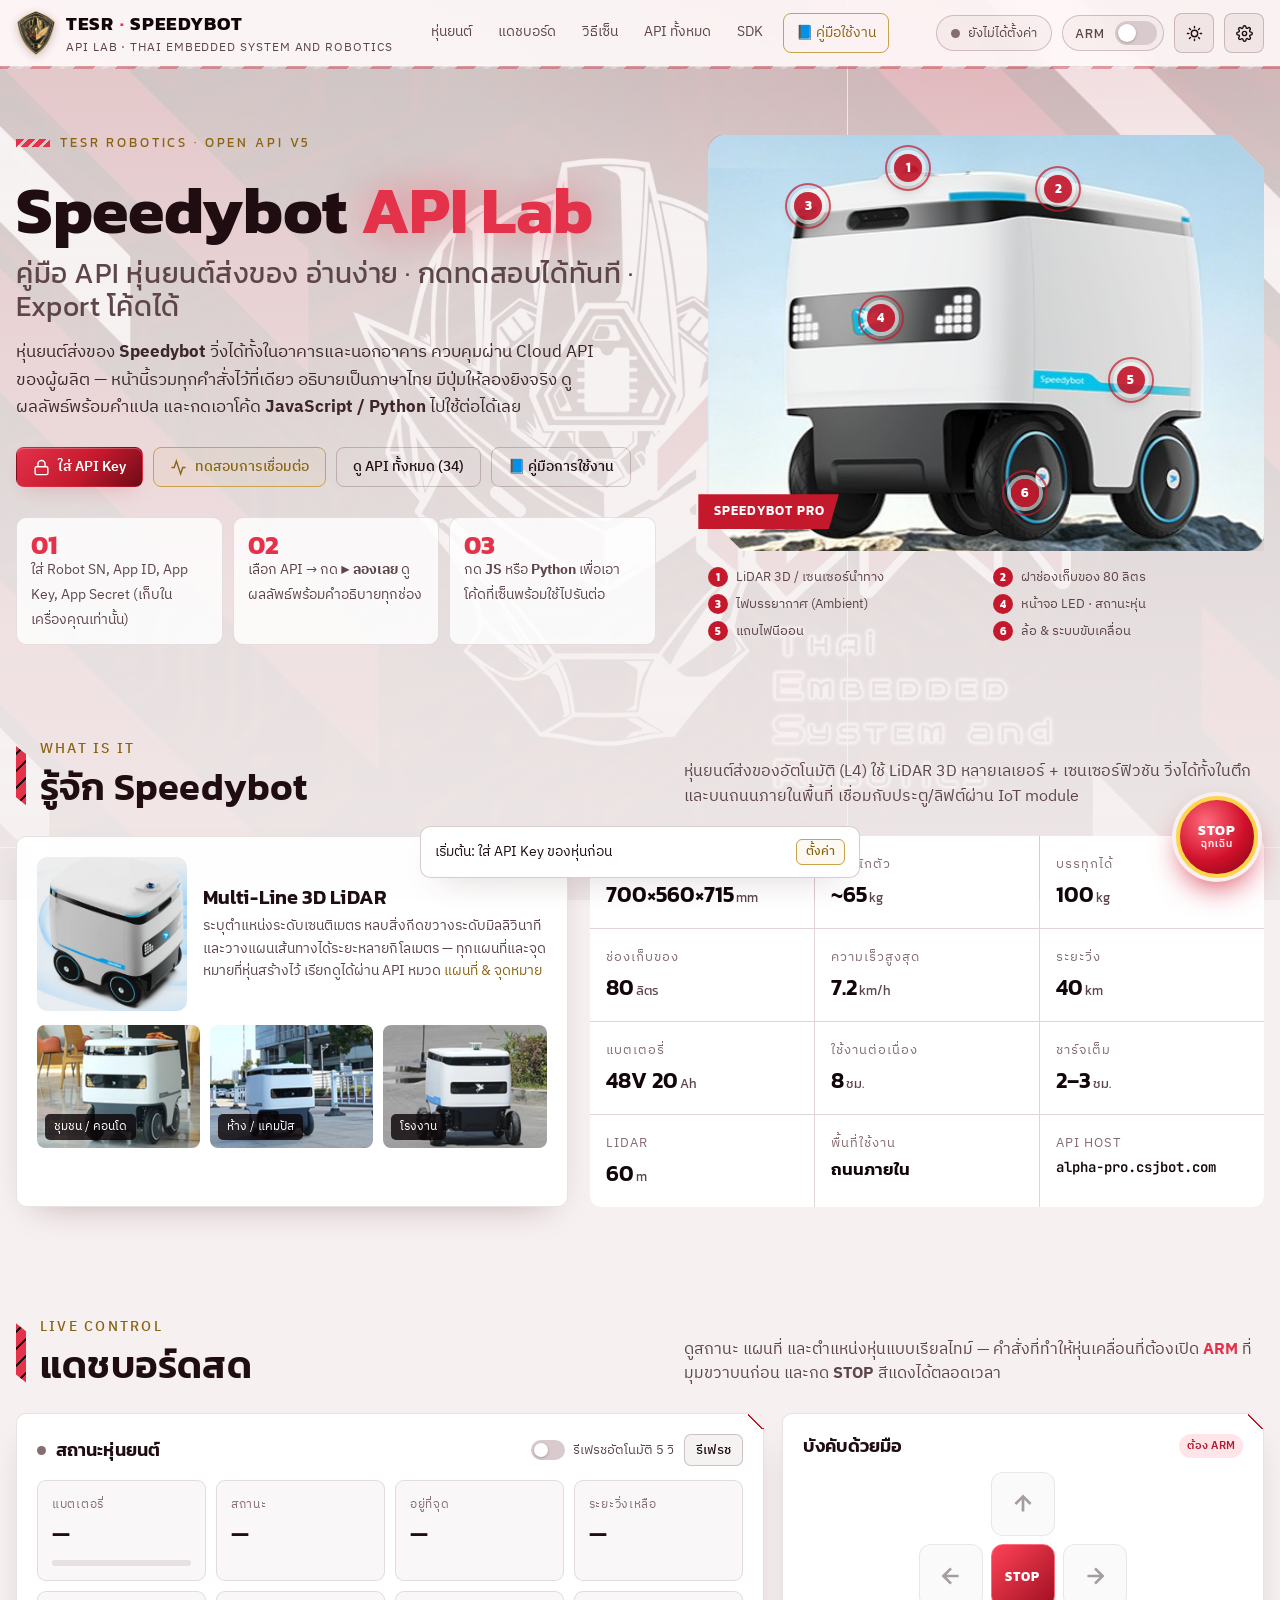
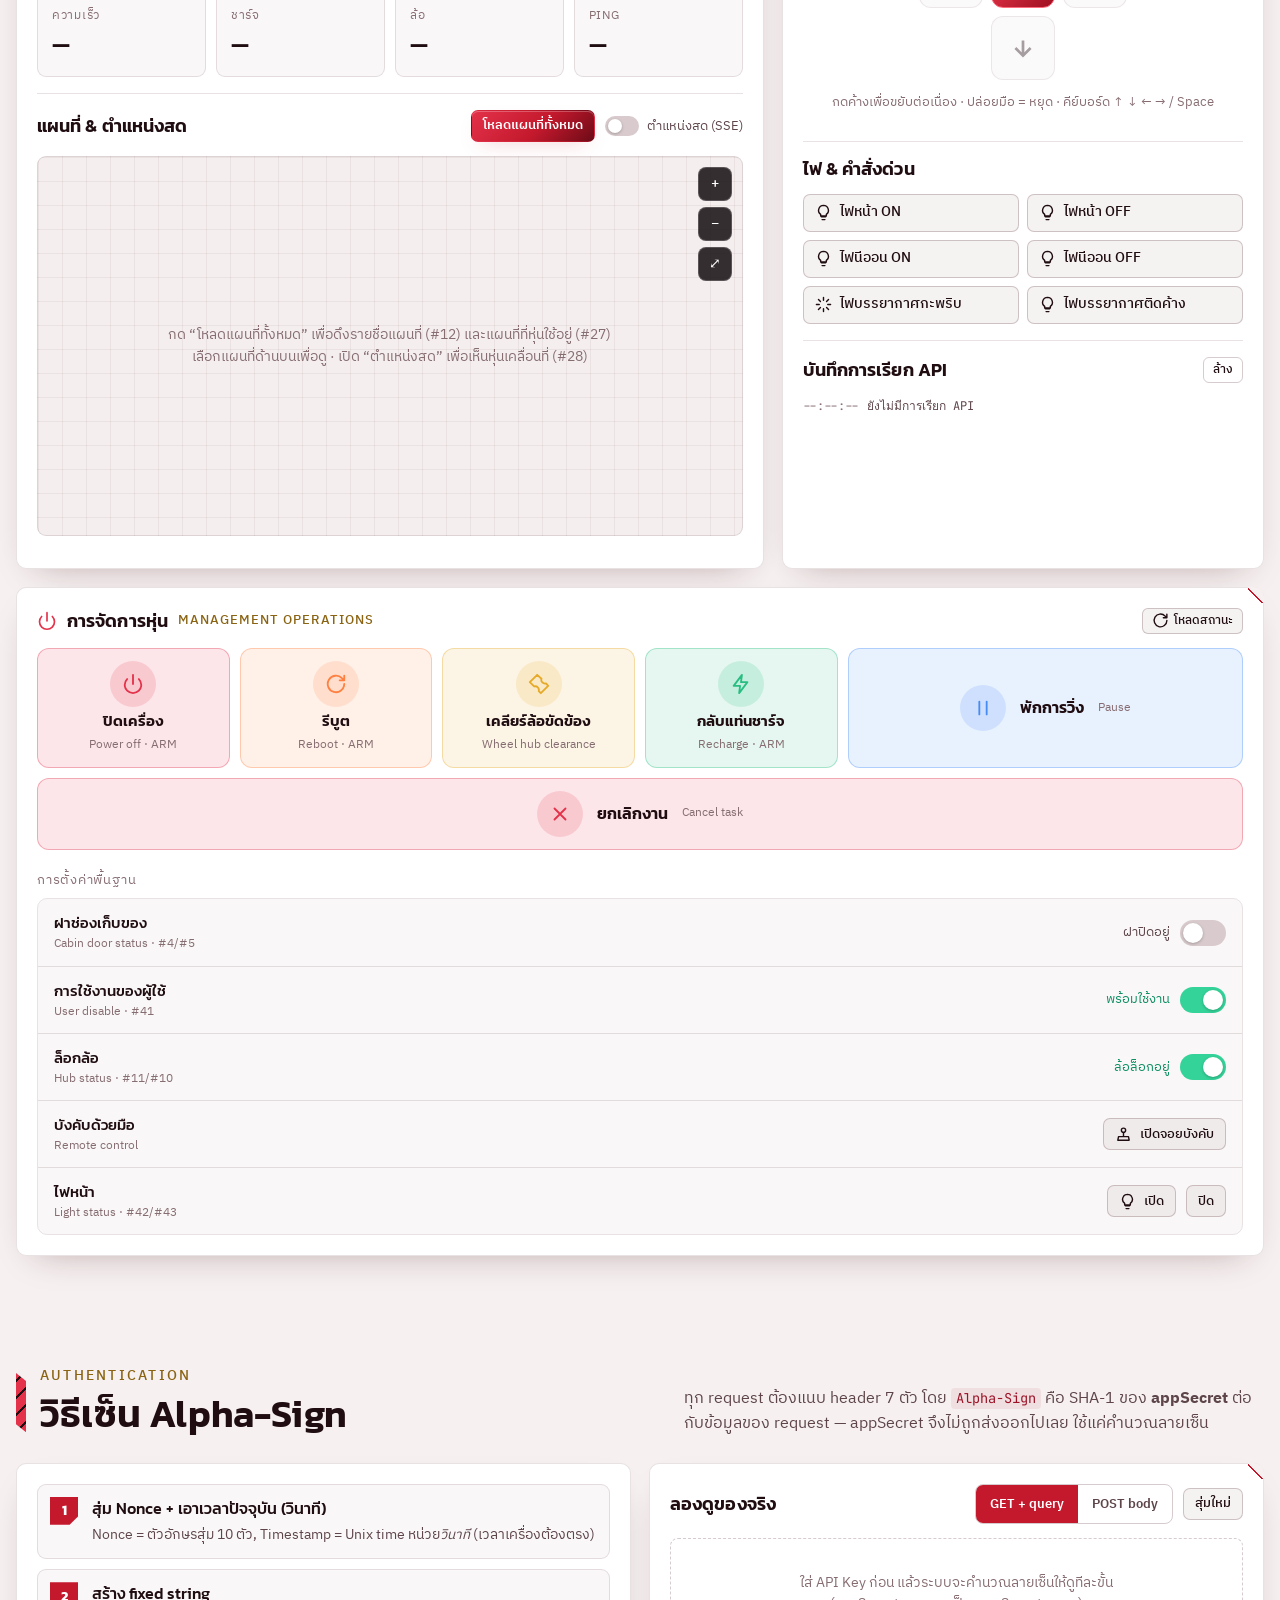
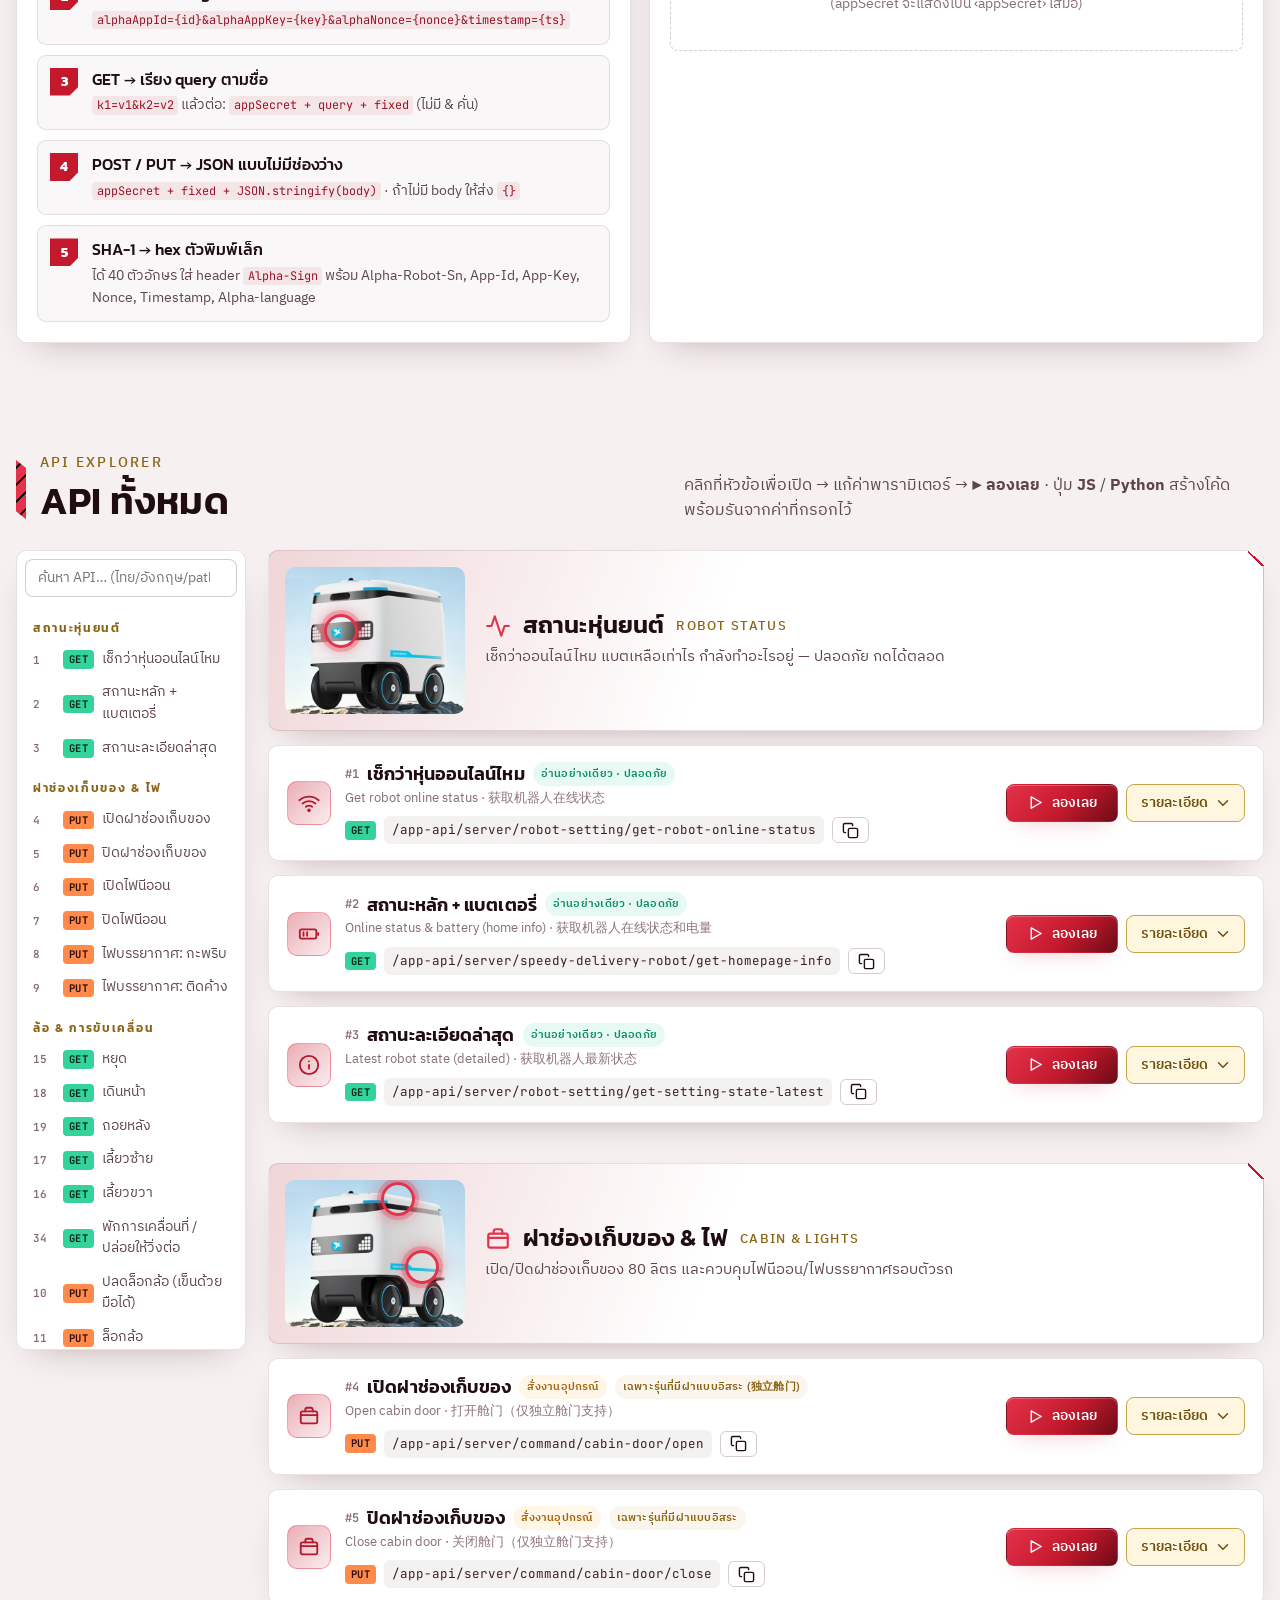
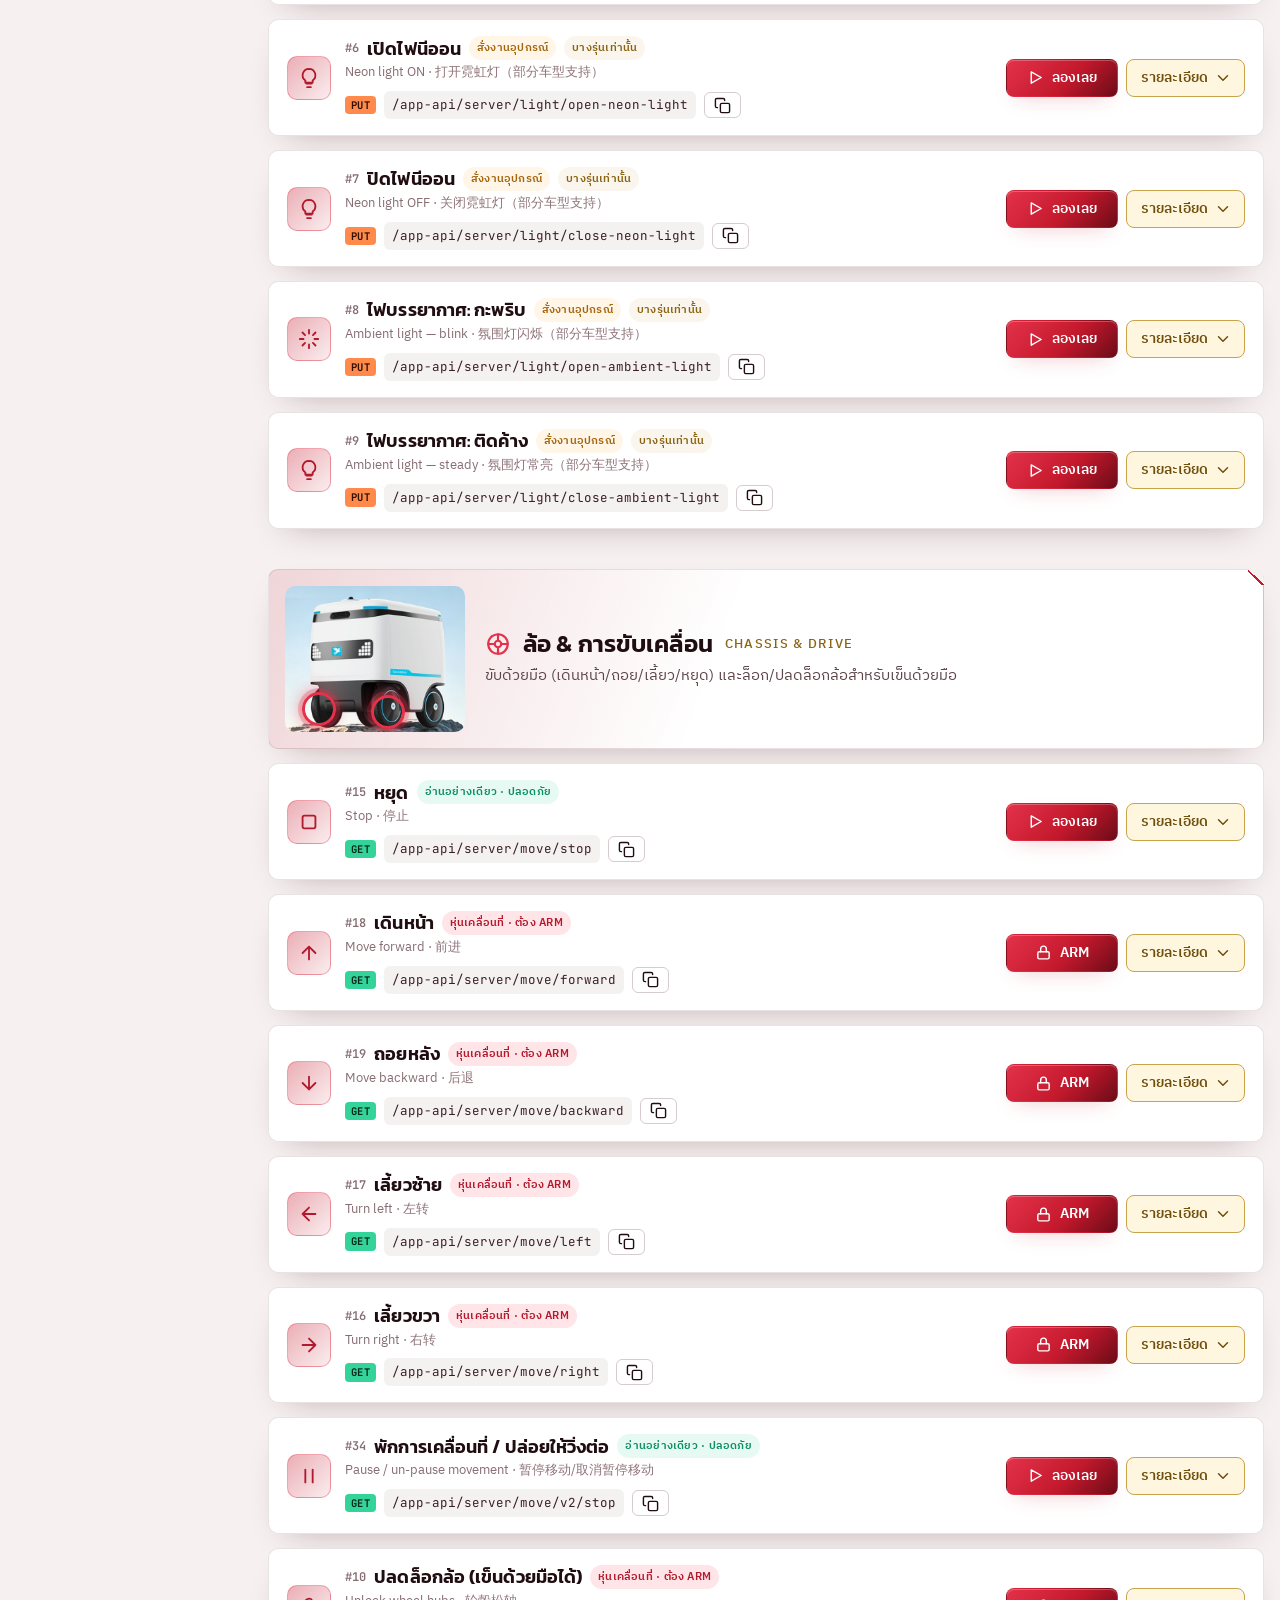
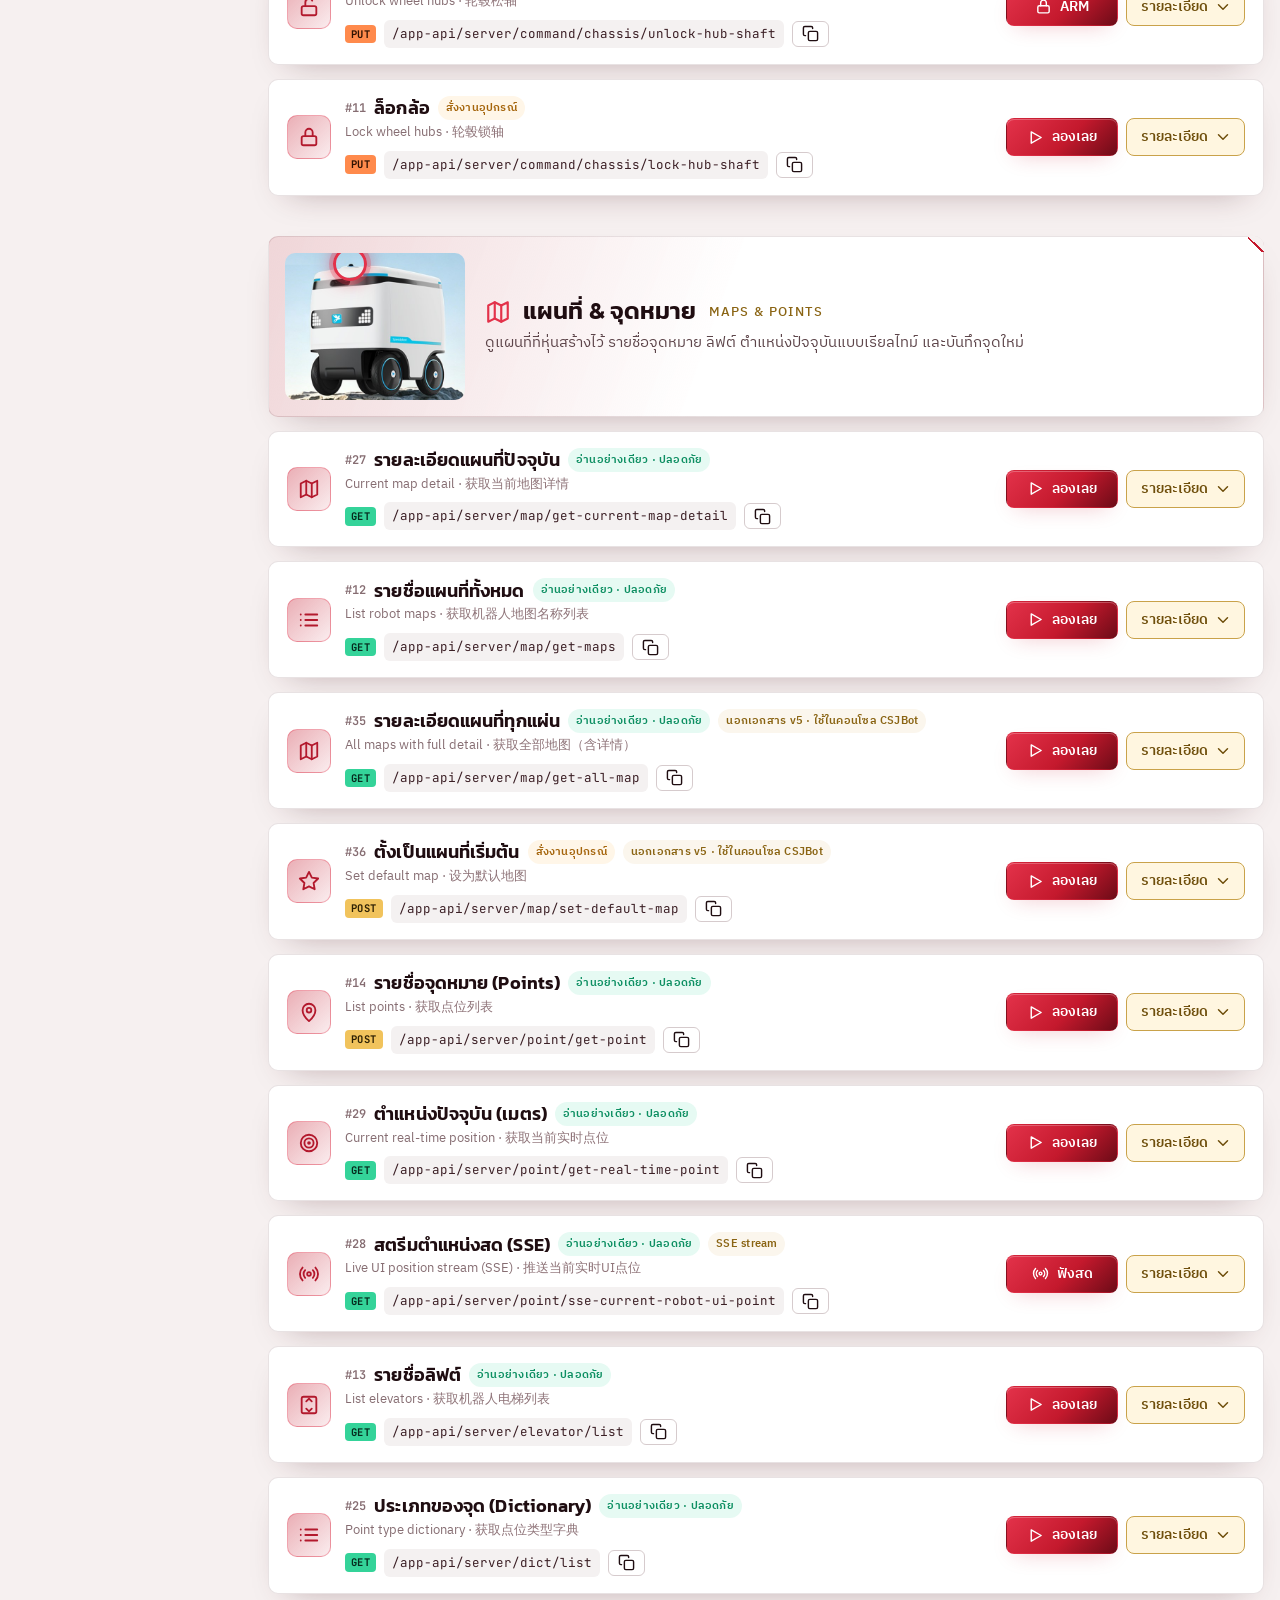
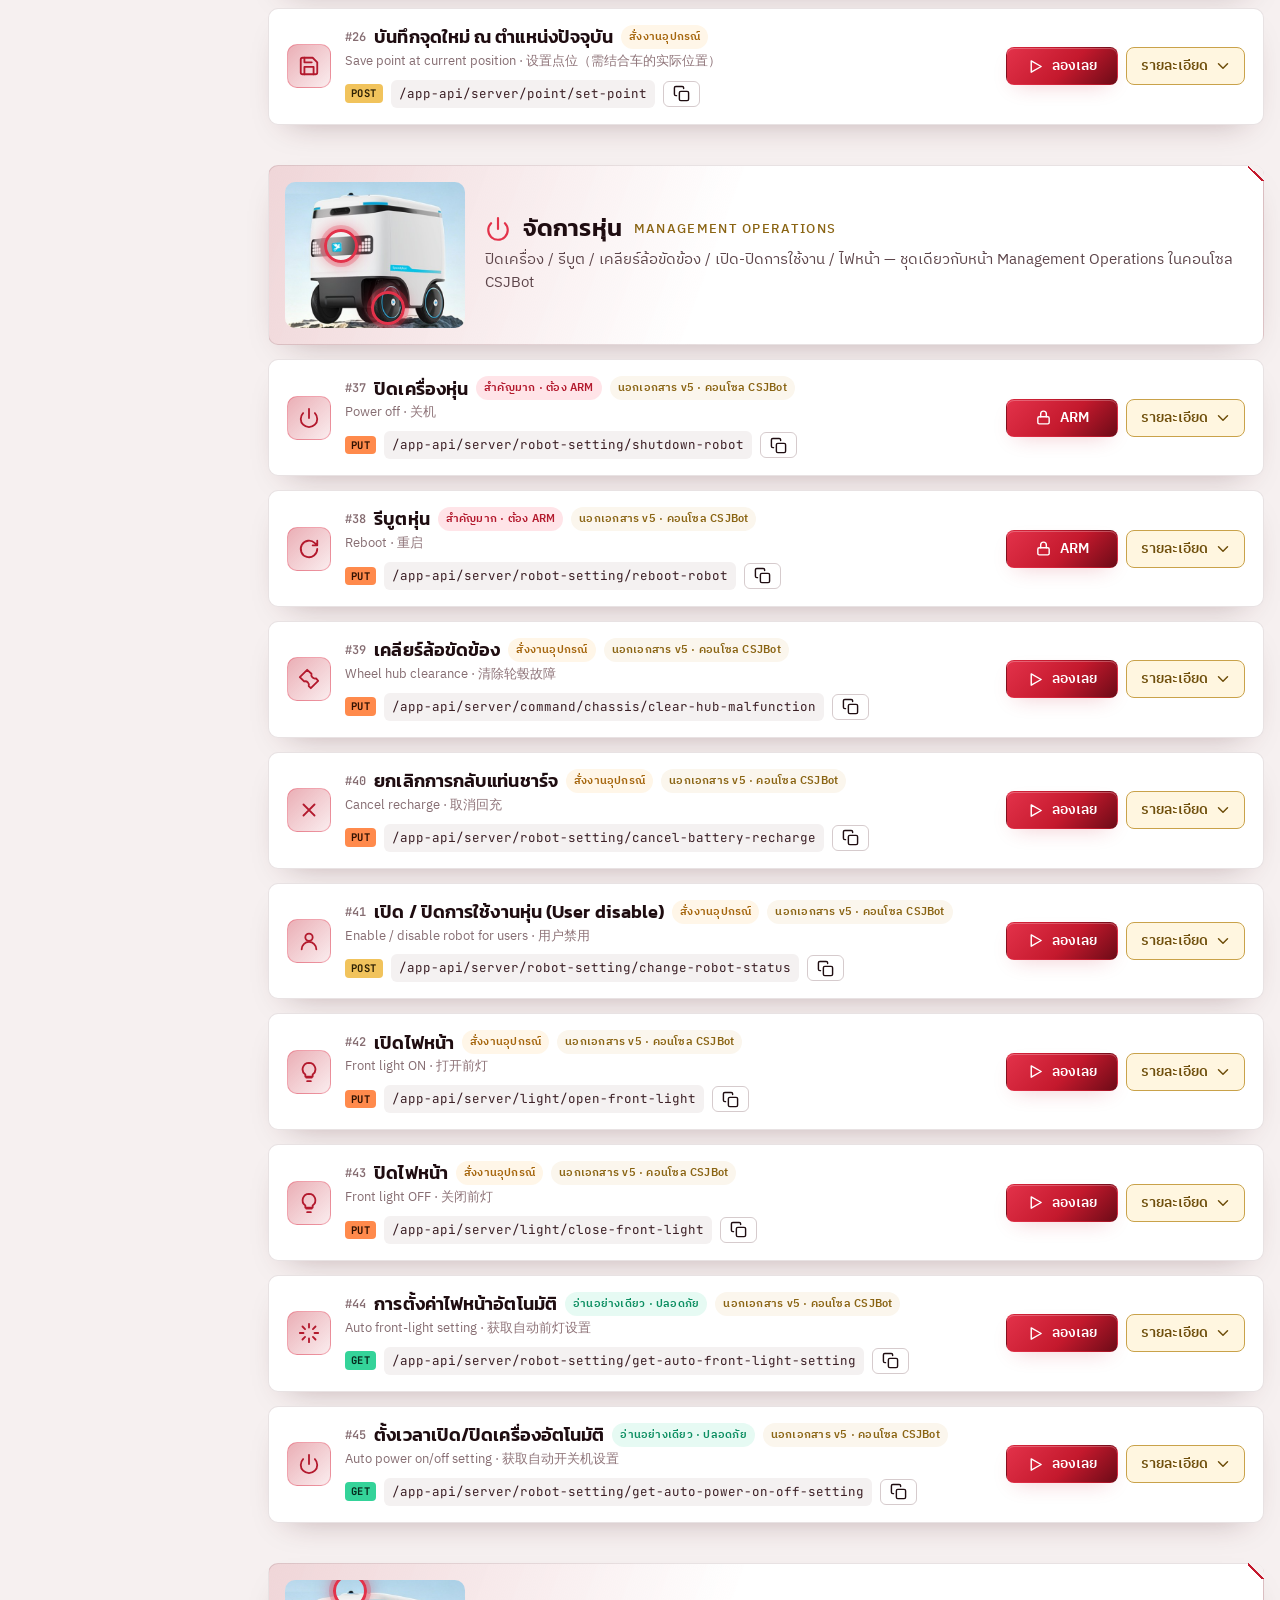
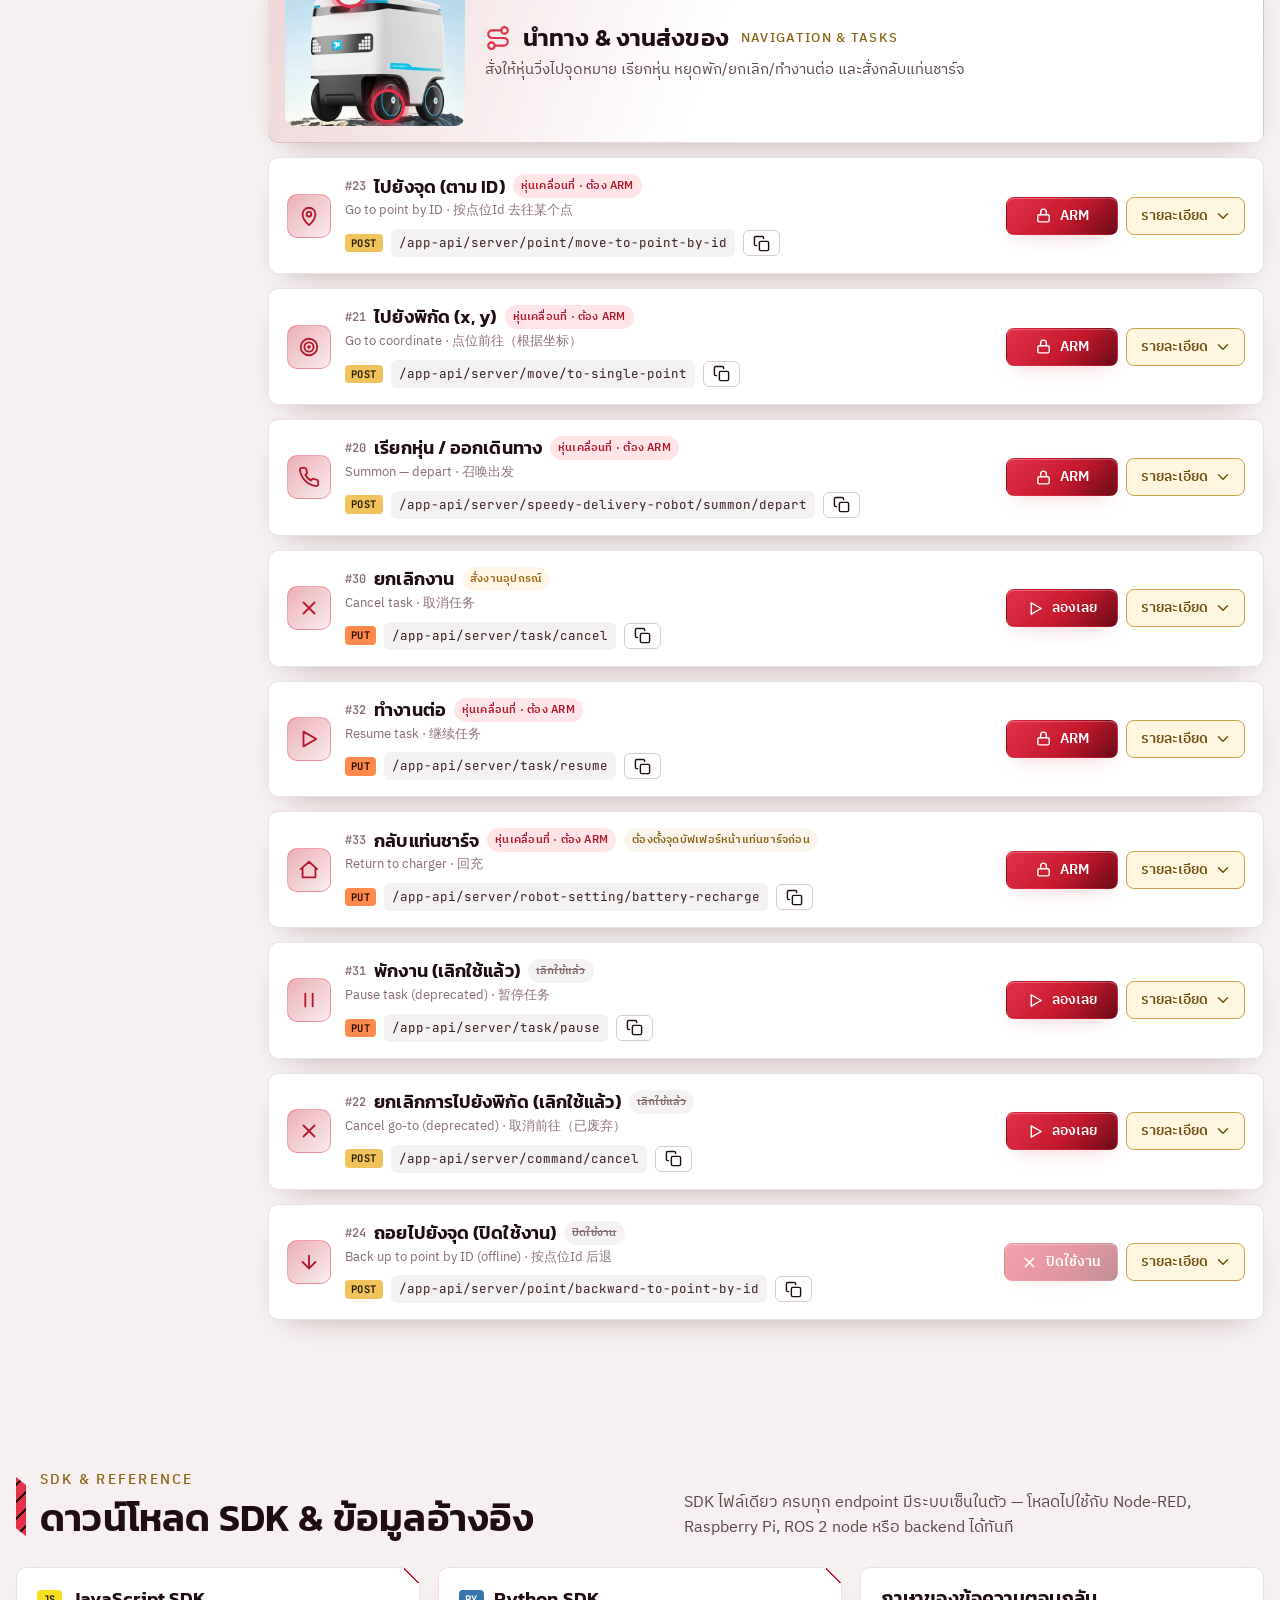
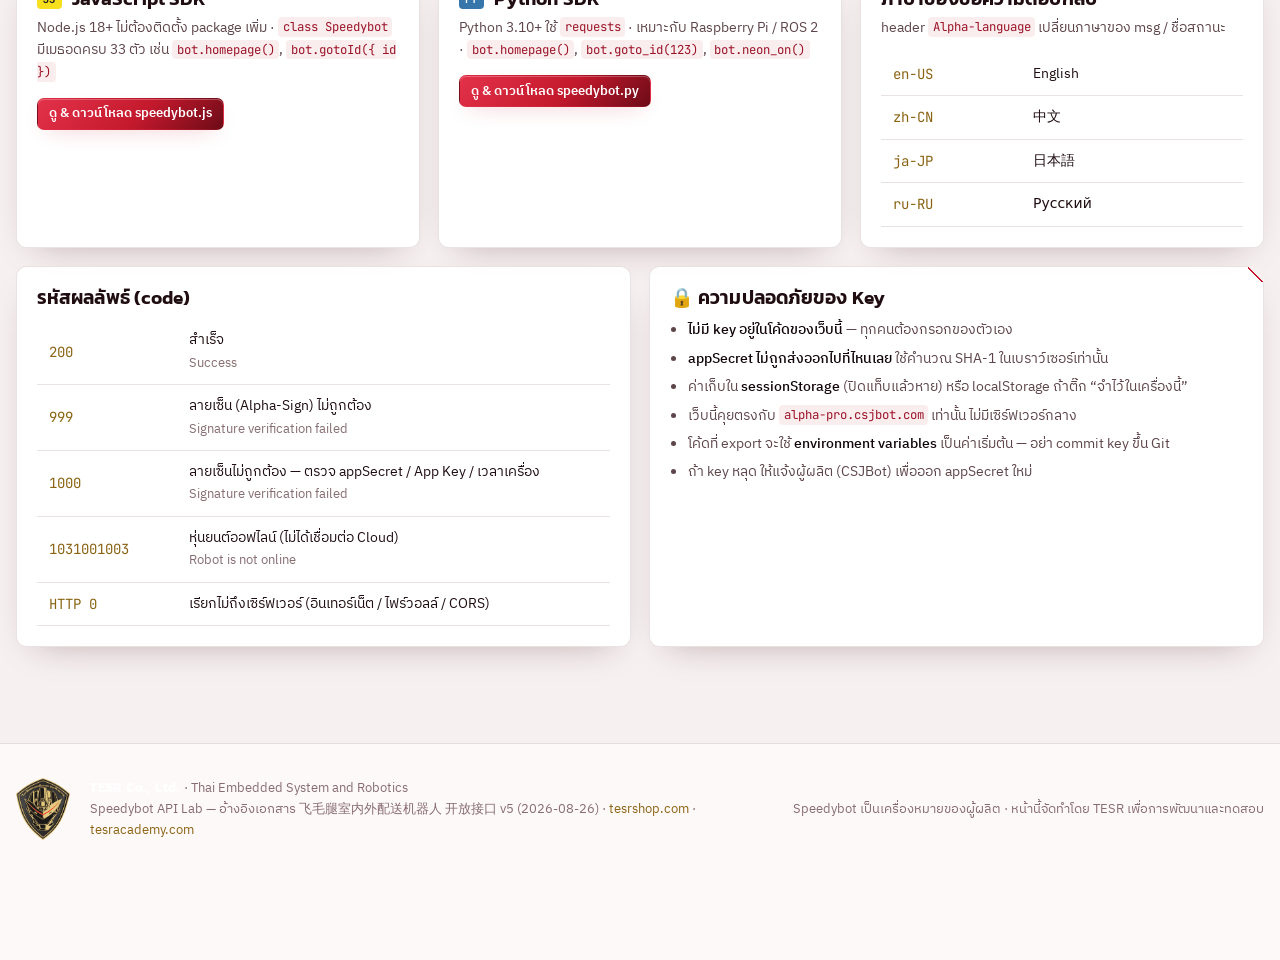
<file: index.html>
<!doctype html>
<html lang="th">
<head>
  <meta charset="utf-8" />
  <meta name="viewport" content="width=device-width, initial-scale=1" />
  <title>Speedybot API Lab · TESR</title>
  <meta name="description" content="TESR Speedybot API Lab — คู่มือ API หุ่นยนต์ส่งของ Speedybot แบบอ่านง่าย กดทดสอบได้จริง พร้อม export โค้ด JavaScript / Python" />
  <meta name="theme-color" content="#120609" />
  <script>(function(){var t;try{t=localStorage.getItem("tesr.theme")}catch(e){}if(t!=="light"&&t!=="dark")t=window.matchMedia&&matchMedia("(prefers-color-scheme: light)").matches?"light":"dark";document.documentElement.setAttribute("data-theme",t)})();</script>
  <meta name="referrer" content="no-referrer" />
  <link rel="icon" type="image/png" href="assets/img/favicon.png" />
  <meta property="og:title" content="Speedybot API Lab · TESR" />
  <meta property="og:image" content="assets/img/tesr-bg.jpg" />
  <link rel="preconnect" href="https://fonts.googleapis.com" />
  <link rel="preconnect" href="https://fonts.gstatic.com" crossorigin />
  <link href="https://fonts.googleapis.com/css2?family=IBM+Plex+Sans+Thai:wght@400;500;600&family=JetBrains+Mono:wght@400;600&family=Kanit:wght@400;500;600;700&display=swap" rel="stylesheet" />
  <link rel="stylesheet" href="assets/css/style.css" />
</head>
<body>

<!-- ============================== TOP BAR ============================== -->
<header class="topbar">
  <div class="wrap">
    <a class="brand" href="#top" aria-label="TESR Speedybot API Lab">
      <img src="assets/img/tesr-logo.png" alt="TESR logo" />
      <div><b>TESR <i>·</i> <span class="bn">SPEEDYBOT</span></b><small>API Lab · Thai Embedded System and Robotics</small></div>
    </a>
    <nav class="topnav">
      <a href="#about">หุ่นยนต์</a>
      <a href="#dashboard">แดชบอร์ด</a>
      <a href="#sign">วิธีเซ็น</a>
      <a href="#explorer">API ทั้งหมด</a>
      <a href="#sdk">SDK</a>
      <a href="manual.html" class="nav-manual">📘 คู่มือใช้งาน</a>
    </nav>
    <div class="top-right">
      <span class="pill status-pill" id="statusPill" title="สถานะหุ่นยนต์"><i class="dot" id="statusDot"></i><span class="txt" id="statusTxt">ยังไม่ได้ตั้งค่า</span></span>
      <button class="arm" id="armBtn" type="button" aria-pressed="false" title="เปิดเพื่ออนุญาตคำสั่งที่ทำให้หุ่นเคลื่อนที่">
        <span class="lbl">ARM</span><span class="sw"></span>
      </button>
      <button class="btn icon theme-btn" id="themeBtn" type="button" title="สลับธีม มืด / สว่าง" aria-label="สลับธีม">
        <svg class="i-moon" viewBox="0 0 24 24" fill="none" stroke="currentColor" stroke-width="2" stroke-linecap="round" stroke-linejoin="round"><path d="M21 12.8A9 9 0 1 1 11.2 3a7 7 0 0 0 9.8 9.8z"/></svg>
        <svg class="i-sun" viewBox="0 0 24 24" fill="none" stroke="currentColor" stroke-width="2" stroke-linecap="round"><circle cx="12" cy="12" r="4.5"/><path d="M12 2v2M12 20v2M4.9 4.9l1.4 1.4M17.7 17.7l1.4 1.4M2 12h2M20 12h2M4.9 19.1l1.4-1.4M17.7 6.3l1.4-1.4"/></svg>
      </button>
      <button class="btn icon" id="cfgBtn" type="button" title="ตั้งค่า API key" aria-label="ตั้งค่า">
        <svg viewBox="0 0 24 24" fill="none" stroke="currentColor" stroke-width="2"><circle cx="12" cy="12" r="3"/><path d="M19.4 15a1.65 1.65 0 0 0 .33 1.82l.06.06a2 2 0 1 1-2.83 2.83l-.06-.06a1.65 1.65 0 0 0-1.82-.33 1.65 1.65 0 0 0-1 1.51V21a2 2 0 1 1-4 0v-.09A1.65 1.65 0 0 0 9 19.4a1.65 1.65 0 0 0-1.82.33l-.06.06a2 2 0 1 1-2.83-2.83l.06-.06A1.65 1.65 0 0 0 4.68 15a1.65 1.65 0 0 0-1.51-1H3a2 2 0 1 1 0-4h.09A1.65 1.65 0 0 0 4.6 9a1.65 1.65 0 0 0-.33-1.82l-.06-.06a2 2 0 1 1 2.83-2.83l.06.06A1.65 1.65 0 0 0 9 4.68a1.65 1.65 0 0 0 1-1.51V3a2 2 0 1 1 4 0v.09a1.65 1.65 0 0 0 1 1.51 1.65 1.65 0 0 0 1.82-.33l.06-.06a2 2 0 1 1 2.83 2.83l-.06.06A1.65 1.65 0 0 0 19.4 9a1.65 1.65 0 0 0 1.51 1H21a2 2 0 1 1 0 4h-.09a1.65 1.65 0 0 0-1.51 1z"/></svg>
      </button>
      <button class="btn icon menu-btn" id="menuBtn" type="button" aria-label="เมนู" aria-expanded="false" aria-controls="mnav">
        <svg viewBox="0 0 24 24" fill="none" stroke="currentColor" stroke-width="2" stroke-linecap="round"><path d="M4 7h16M4 12h16M4 17h16"/></svg>
      </button>
    </div>
  </div>
  <nav class="mnav" id="mnav" aria-label="เมนูหลัก">
    <a href="#about"><span>01</span>รู้จัก Speedybot</a>
    <a href="#dashboard"><span>02</span>แดชบอร์ดสด</a>
    <a href="#sign"><span>03</span>วิธีเซ็น Alpha-Sign</a>
    <a href="#explorer"><span>04</span>API ทั้งหมด (34)</a>
    <a href="#sdk"><span>05</span>SDK &amp; ข้อมูลอ้างอิง</a>
    <a href="manual.html"><span>06</span>คู่มือการใช้งาน (TH / EN + วิดีโอ)</a>
    <div class="theme-row"><span>ธีม</span>
      <div class="seg" id="themeSeg"><button type="button" data-theme-set="dark">🌙 มืด</button><button type="button" data-theme-set="light">☀ สว่าง</button></div>
    </div>
    <button class="btn primary" type="button" data-open-cfg>ตั้งค่า API Key</button>
  </nav>
</header>

<main id="top">
<!-- ============================== HERO ============================== -->
<section class="hero">
  <div class="wrap">
    <div>
      <span class="eyebrow">TESR Robotics · Open API v5</span>
      <h1>Speedybot <span class="accent">API Lab</span><small>คู่มือ API หุ่นยนต์ส่งของ อ่านง่าย · กดทดสอบได้ทันที · Export โค้ดได้</small></h1>
      <p class="lead">หุ่นยนต์ส่งของ <b>Speedybot</b> วิ่งได้ทั้งในอาคารและนอกอาคาร ควบคุมผ่าน Cloud API ของผู้ผลิต — หน้านี้รวมทุกคำสั่งไว้ที่เดียว อธิบายเป็นภาษาไทย มีปุ่มให้ลองยิงจริง ดูผลลัพธ์พร้อมคำแปล และกดเอาโค้ด <b>JavaScript / Python</b> ไปใช้ต่อได้เลย</p>
      <div class="hero-actions">
        <button class="btn primary" id="heroCfg" type="button">
          <svg viewBox="0 0 24 24" fill="none" stroke="currentColor" stroke-width="2"><rect x="3" y="11" width="18" height="11" rx="2"/><path d="M7 11V7a5 5 0 0 1 10 0v4"/></svg>
          ใส่ API Key
        </button>
        <button class="btn gold" id="heroTest" type="button">
          <svg viewBox="0 0 24 24" fill="none" stroke="currentColor" stroke-width="2"><path d="M22 12h-4l-3 9L9 3l-3 9H2"/></svg>
          ทดสอบการเชื่อมต่อ
        </button>
        <a class="btn ghost" href="#explorer">ดู API ทั้งหมด (34)</a>
        <a class="btn ghost" href="manual.html">📘 คู่มือการใช้งาน</a>
      </div>
      <div class="steps">
        <div class="step"><b>01</b><span>ใส่ Robot SN, App ID, App Key, App Secret (เก็บในเครื่องคุณเท่านั้น)</span></div>
        <div class="step"><b>02</b><span>เลือก API → กด <b>▶ ลองเลย</b> ดูผลลัพธ์พร้อมคำอธิบายทุกช่อง</span></div>
        <div class="step"><b>03</b><span>กด <b>JS</b> หรือ <b>Python</b> เพื่อเอาโค้ดที่เซ็นพร้อมใช้ไปรันต่อ</span></div>
      </div>
    </div>

    <div class="robot-fig">
      <div class="fig-wrap">
        <div class="frame" id="heroFrame">
          <img src="assets/img/speedybot.jpg" alt="หุ่นยนต์ส่งของ Speedybot" width="510" height="416" />
        </div>
        <span class="tag">SPEEDYBOT PRO</span>
      </div>
      <div class="legend" id="heroLegend"></div>
    </div>
  </div>
</section>

<!-- ============================== ABOUT ============================== -->
<section class="block" id="about">
  <div class="wrap">
    <div class="sec-head">
      <h2><small>What is it</small>รู้จัก Speedybot</h2>
      <p>หุ่นยนต์ส่งของอัตโนมัติ (L4) ใช้ LiDAR 3D หลายเลเยอร์ + เซนเซอร์ฟิวชัน วิ่งได้ทั้งในตึกและบนถนนภายในพื้นที่ เชื่อมกับประตู/ลิฟต์ผ่าน IoT module</p>
    </div>
    <div class="about-grid">
      <div class="card card-pad cut">
        <div class="lidar-card">
          <img src="assets/img/speedybot-lidar.jpg" alt="Speedybot พร้อม LiDAR" />
          <div>
            <h3 style="font-size:20px;margin-bottom:6px">Multi-Line 3D LiDAR</h3>
            <p style="margin:0;color:var(--muted);font-size:14px">ระบุตำแหน่งระดับเซนติเมตร หลบสิ่งกีดขวางระดับมิลลิวินาที และวางแผนเส้นทางได้ระยะหลายกิโลเมตร — ทุกแผนที่และจุดหมายที่หุ่นสร้างไว้ เรียกดูได้ผ่าน API หมวด <a href="#cat-map">แผนที่ &amp; จุดหมาย</a></p>
          </div>
        </div>
        <div class="scenes">
          <div class="scene"><img src="assets/img/scene-community.jpg" alt="ใช้งานในคอนโด/ชุมชน" loading="lazy" /><span>ชุมชน / คอนโด</span></div>
          <div class="scene"><img src="assets/img/scene-mall.jpg" alt="ใช้งานในห้าง" loading="lazy" /><span>ห้าง / แคมปัส</span></div>
          <div class="scene"><img src="assets/img/scene-factory.jpg" alt="ใช้งานในโรงงาน" loading="lazy" /><span>โรงงาน</span></div>
        </div>
      </div>
      <div class="specs" aria-label="สเปก Speedybot Pro">
        <div class="spec"><span>ขนาด (ย×ก×ส)</span><b>700×560×715<small>mm</small></b></div>
        <div class="spec"><span>น้ำหนักตัว</span><b>~65<small>kg</small></b></div>
        <div class="spec"><span>บรรทุกได้</span><b>100<small>kg</small></b></div>
        <div class="spec"><span>ช่องเก็บของ</span><b>80<small>ลิตร</small></b></div>
        <div class="spec"><span>ความเร็วสูงสุด</span><b>7.2<small>km/h</small></b></div>
        <div class="spec"><span>ระยะวิ่ง</span><b>40<small>km</small></b></div>
        <div class="spec"><span>แบตเตอรี่</span><b>48V 20<small>Ah</small></b></div>
        <div class="spec"><span>ใช้งานต่อเนื่อง</span><b>8<small>ชม.</small></b></div>
        <div class="spec"><span>ชาร์จเต็ม</span><b>2–3<small>ชม.</small></b></div>
        <div class="spec"><span>LiDAR</span><b>60<small>m</small></b></div>
        <div class="spec"><span>พื้นที่ใช้งาน</span><b style="font-size:17px">ถนนภายใน</b></div>
        <div class="spec"><span>API Host</span><b style="font-size:14px;font-family:var(--f-mono)">alpha-pro.csjbot.com</b></div>
      </div>
    </div>
  </div>
</section>

<!-- ============================== DASHBOARD ============================== -->
<section class="block" id="dashboard">
  <div class="wrap">
    <div class="sec-head">
      <h2><small>Live control</small>แดชบอร์ดสด</h2>
      <p>ดูสถานะ แผนที่ และตำแหน่งหุ่นแบบเรียลไทม์ — คำสั่งที่ทำให้หุ่นเคลื่อนที่ต้องเปิด <b style="color:var(--red-2)">ARM</b> ที่มุมขวาบนก่อน และกด <b>STOP</b> สีแดงได้ตลอดเวลา</p>
    </div>
    <div class="dash">
      <div class="card card-pad cut">
        <div class="dash-head">
          <h3><i class="dot" id="liveDot"></i>สถานะหุ่นยนต์</h3>
          <label class="switch"><input type="checkbox" id="autoRefresh" /> รีเฟรชอัตโนมัติ 5 วิ</label>
          <button class="btn sm" id="refreshBtn" type="button">รีเฟรช</button>
        </div>
        <div class="tiles" id="tiles">
          <div class="tile"><span>แบตเตอรี่</span><b id="t-batt">—</b><div class="battery"><i id="t-batt-bar"></i></div></div>
          <div class="tile"><span>สถานะ</span><b id="t-state">—</b></div>
          <div class="tile"><span>อยู่ที่จุด</span><b id="t-point">—</b></div>
          <div class="tile"><span>ระยะวิ่งเหลือ</span><b id="t-range">—</b></div>
          <div class="tile"><span>ความเร็ว</span><b id="t-speed">—</b></div>
          <div class="tile"><span>ชาร์จ</span><b id="t-charge">—</b></div>
          <div class="tile"><span>ล้อ</span><b id="t-hub">—</b></div>
          <div class="tile"><span>Ping</span><b id="t-ping">—</b></div>
        </div>

        <div class="divider"></div>
        <div class="dash-head">
          <h3>แผนที่ &amp; ตำแหน่งสด</h3>
          <button class="btn sm primary" id="loadMapBtn" type="button">โหลดแผนที่ทั้งหมด</button>
          <label class="switch"><input type="checkbox" id="sseToggle" /> ตำแหน่งสด (SSE)</label>
        </div>
        <div class="map-picker" id="mapPicker" role="listbox" aria-label="เลือกแผนที่"></div>
        <div class="map-box" id="mapBox">
          <canvas id="mapCanvas"></canvas>
          <div class="map-empty" id="mapEmpty">กด “โหลดแผนที่ทั้งหมด” เพื่อดึงรายชื่อแผนที่ (#12) และแผนที่ที่หุ่นใช้อยู่ (#27)<br/>เลือกแผนที่ด้านบนเพื่อดู · เปิด “ตำแหน่งสด” เพื่อเห็นหุ่นเคลื่อนที่ (#28)</div>
          <div class="map-tools">
            <button class="btn" id="zoomIn" type="button" title="ซูมเข้า">+</button>
            <button class="btn" id="zoomOut" type="button" title="ซูมออก">−</button>
            <button class="btn" id="zoomFit" type="button" title="พอดีกรอบ">⤢</button>
          </div>
          <div class="map-info" id="mapInfo" hidden></div>
        </div>
        <div class="map-note" id="mapNote" hidden></div>
        <div class="points-head" id="pointsHead" hidden></div>
        <div class="points-list" id="pointsList"></div>
      </div>

      <div class="card card-pad cut ctrl-card">
        <div class="ctrl-pad">
        <div class="dash-head"><h3>บังคับด้วยมือ</h3><span class="badge motion" id="padBadge">ต้อง ARM</span></div>
        <div class="pad locked" id="pad">
          <span></span>
          <button type="button" data-move="forward" aria-label="เดินหน้า"><svg viewBox="0 0 24 24" fill="none" stroke="currentColor" stroke-width="2.5"><path d="M12 19V5M5 12l7-7 7 7"/></svg></button>
          <span></span>
          <button type="button" data-move="left" aria-label="เลี้ยวซ้าย"><svg viewBox="0 0 24 24" fill="none" stroke="currentColor" stroke-width="2.5"><path d="M19 12H5M12 19l-7-7 7-7"/></svg></button>
          <button type="button" class="stop-btn" data-move="stop" aria-label="หยุด">STOP</button>
          <button type="button" data-move="right" aria-label="เลี้ยวขวา"><svg viewBox="0 0 24 24" fill="none" stroke="currentColor" stroke-width="2.5"><path d="M5 12h14M12 5l7 7-7 7"/></svg></button>
          <span></span>
          <button type="button" data-move="backward" aria-label="ถอยหลัง"><svg viewBox="0 0 24 24" fill="none" stroke="currentColor" stroke-width="2.5"><path d="M12 5v14M19 12l-7 7-7-7"/></svg></button>
          <span></span>
        </div>
        <p class="pad-note">กดค้างเพื่อขยับต่อเนื่อง · ปล่อยมือ = หยุด<span class="kbd-hint"> · คีย์บอร์ด ↑ ↓ ← → / Space</span></p>
        </div>
        <div class="ctrl-quick">
          <div class="dash-head"><h3>ไฟ &amp; คำสั่งด่วน</h3></div>
          <div class="quick" id="quick"></div>
        </div>
        <div class="ctrl-log">
          <div class="dash-head"><h3>บันทึกการเรียก API</h3><button class="btn xs ghost" id="clearLog" type="button">ล้าง</button></div>
          <div class="log" id="log"><div><time>--:--:--</time><span>ยังไม่มีการเรียก API</span></div></div>
        </div>
      </div>
    </div>

    <!-- Management Operations (same as CSJBot console) -->
    <div class="card card-pad cut admin-card" id="admin">
      <div class="dash-head">
        <h3><svg viewBox="0 0 24 24" width="20" height="20" fill="none" stroke="currentColor" stroke-width="2" stroke-linecap="round" style="color:var(--red-2)"><path d="M18.4 6.6a9 9 0 1 1-12.8 0M12 2v10"/></svg>การจัดการหุ่น <small class="h-sub">Management Operations</small></h3>
        <div class="admin-meta" id="adminMeta"></div>
      </div>
      <div class="op-tiles" id="opTiles"></div>
      <div class="op-rows-title">การตั้งค่าพื้นฐาน</div>
      <div class="op-rows" id="opRows"></div>
    </div>
  </div>
</section>

<!-- ============================== SIGN ============================== -->
<section class="block" id="sign">
  <div class="wrap">
    <div class="sec-head">
      <h2><small>Authentication</small>วิธีเซ็น Alpha-Sign</h2>
      <p>ทุก request ต้องแนบ header 7 ตัว โดย <code>Alpha-Sign</code> คือ SHA-1 ของ <b>appSecret</b> ต่อกับข้อมูลของ request — appSecret จึงไม่ถูกส่งออกไปเลย ใช้แค่คำนวณลายเซ็น</p>
    </div>
    <div class="sign-grid">
      <div class="card card-pad">
        <ol class="flow" style="margin:0;padding:0">
          <li><b>สุ่ม Nonce + เอาเวลาปัจจุบัน (วินาที)</b><p>Nonce = ตัวอักษรสุ่ม 10 ตัว, Timestamp = Unix time หน่วย<em>วินาที</em> (เวลาเครื่องต้องตรง)</p></li>
          <li><b>สร้าง fixed string</b><p><code>alphaAppId={id}&amp;alphaAppKey={key}&amp;alphaNonce={nonce}&amp;timestamp={ts}</code></p></li>
          <li><b>GET → เรียง query ตามชื่อ</b><p><code>k1=v1&amp;k2=v2</code> แล้วต่อ: <code>appSecret + query + fixed</code> (ไม่มี &amp; คั่น)</p></li>
          <li><b>POST / PUT → JSON แบบไม่มีช่องว่าง</b><p><code>appSecret + fixed + JSON.stringify(body)</code> · ถ้าไม่มี body ให้ส่ง <code>{}</code></p></li>
          <li><b>SHA-1 → hex ตัวพิมพ์เล็ก</b><p>ได้ 40 ตัวอักษร ใส่ header <code>Alpha-Sign</code> พร้อม Alpha-Robot-Sn, App-Id, App-Key, Nonce, Timestamp, Alpha-language</p></li>
        </ol>
      </div>
      <div class="card card-pad cut">
        <div class="dash-head">
          <h3>ลองดูของจริง</h3>
          <div class="seg" id="signSeg">
            <button type="button" class="on" data-k="get">GET + query</button>
            <button type="button" data-k="post">POST body</button>
          </div>
          <button class="btn sm" id="signRegen" type="button">สุ่มใหม่</button>
        </div>
        <div id="signDemo"><div class="placeholder">ใส่ API Key ก่อน แล้วระบบจะคำนวณลายเซ็นให้ดูทีละขั้น<br/>(appSecret จะแสดงเป็น ‹appSecret› เสมอ)</div></div>
      </div>
    </div>
  </div>
</section>

<!-- ============================== EXPLORER ============================== -->
<section class="block" id="explorer">
  <div class="wrap">
    <div class="sec-head">
      <h2><small>API Explorer</small>API ทั้งหมด</h2>
      <p>คลิกที่หัวข้อเพื่อเปิด → แก้ค่าพารามิเตอร์ → <b>▶ ลองเลย</b> · ปุ่ม <b>JS</b> / <b>Python</b> สร้างโค้ดพร้อมรันจากค่าที่กรอกไว้</p>
    </div>
    <div class="xbar" id="xbar">
      <form role="search" class="sform" autocomplete="off">
        <input type="search" id="msearch" name="api-filter-m" autocomplete="off" autocorrect="off" spellcheck="false" placeholder="ค้นหา API… (ไทย/อังกฤษ/path/#เลข)" aria-label="ค้นหา API" />
      </form>
      <div class="mobile-cats" id="mobileCats"></div>
    </div>
    <div class="explorer">
      <aside class="card side" id="side">
        <form role="search" class="sform" autocomplete="off">
          <input type="search" id="search" name="api-filter-d" autocomplete="off" autocorrect="off" spellcheck="false" placeholder="ค้นหา API… (ไทย/อังกฤษ/path)" aria-label="ค้นหา API" />
        </form>
        <div id="sideList"></div>
      </aside>
      <div id="catList"></div>
    </div>
  </div>
</section>

<!-- ============================== SDK & REFERENCE ============================== -->
<section class="block" id="sdk">
  <div class="wrap">
    <div class="sec-head">
      <h2><small>SDK &amp; Reference</small>ดาวน์โหลด SDK &amp; ข้อมูลอ้างอิง</h2>
      <p>SDK ไฟล์เดียว ครบทุก endpoint มีระบบเซ็นในตัว — โหลดไปใช้กับ Node-RED, Raspberry Pi, ROS 2 node หรือ backend ได้ทันที</p>
    </div>
    <div class="sdk-grid">
      <div class="card card-pad cut sdk-card">
        <h3><span class="m GET" style="background:#f7df1e;color:#222">JS</span> JavaScript SDK</h3>
        <p>Node.js 18+ ไม่ต้องติดตั้ง package เพิ่ม · <code>class Speedybot</code> มีเมธอดครบ 33 ตัว เช่น <code>bot.homepage()</code>, <code>bot.gotoId({ id })</code></p>
        <div class="actions"><button class="btn primary sm" data-sdk="js" type="button">ดู &amp; ดาวน์โหลด speedybot.js</button></div>
      </div>
      <div class="card card-pad cut sdk-card">
        <h3><span class="m GET" style="background:#3776ab;color:#fff">PY</span> Python SDK</h3>
        <p>Python 3.10+ ใช้ <code>requests</code> · เหมาะกับ Raspberry Pi / ROS 2 · <code>bot.homepage()</code>, <code>bot.goto_id(123)</code>, <code>bot.neon_on()</code></p>
        <div class="actions"><button class="btn primary sm" data-sdk="py" type="button">ดู &amp; ดาวน์โหลด speedybot.py</button></div>
      </div>
      <div class="card card-pad sdk-card">
        <h3>ภาษาของข้อความตอบกลับ</h3>
        <p>header <code>Alpha-language</code> เปลี่ยนภาษาของ msg / ชื่อสถานะ</p>
        <table class="err-table"><tbody>
          <tr><td>en-US</td><td>English</td></tr>
          <tr><td>zh-CN</td><td>中文</td></tr>
          <tr><td>ja-JP</td><td>日本語</td></tr>
          <tr><td>ru-RU</td><td>Русский</td></tr>
        </tbody></table>
      </div>
    </div>

    <div class="sdk-grid two">
      <div class="card card-pad">
        <h3 style="font-size:19px;margin-bottom:10px">รหัสผลลัพธ์ (code)</h3>
        <table class="err-table"><tbody id="errTable"></tbody></table>
      </div>
      <div class="card card-pad cut">
        <h3 style="font-size:19px;margin-bottom:10px">🔒 ความปลอดภัยของ Key</h3>
        <ul class="sec-list">
          <li><b>ไม่มี key อยู่ในโค้ดของเว็บนี้</b> — ทุกคนต้องกรอกของตัวเอง</li>
          <li><b>appSecret ไม่ถูกส่งออกไปที่ไหนเลย</b> ใช้คำนวณ SHA-1 ในเบราว์เซอร์เท่านั้น</li>
          <li>ค่าเก็บใน <b>sessionStorage</b> (ปิดแท็บแล้วหาย) หรือ localStorage ถ้าติ๊ก “จำไว้ในเครื่องนี้”</li>
          <li>เว็บนี้คุยตรงกับ <code>alpha-pro.csjbot.com</code> เท่านั้น ไม่มีเซิร์ฟเวอร์กลาง</li>
          <li>โค้ดที่ export จะใช้ <b>environment variables</b> เป็นค่าเริ่มต้น — อย่า commit key ขึ้น Git</li>
          <li>ถ้า key หลุด ให้แจ้งผู้ผลิต (CSJBot) เพื่อออก appSecret ใหม่</li>
        </ul>
      </div>
    </div>
  </div>
</section>
</main>

<footer class="site">
  <div class="wrap">
    <img src="assets/img/tesr-logo.png" alt="TESR" />
    <div class="grow">
      <p><b style="color:#fff;font-family:var(--f-head);letter-spacing:.06em">TESR Co., Ltd.</b> · Thai Embedded System and Robotics</p>
      <p>Speedybot API Lab — อ้างอิงเอกสาร 飞毛腿室内外配送机器人 开放接口 v5 (2026-08-26) · <a href="https://tesrshop.com" target="_blank" rel="noopener">tesrshop.com</a> · <a href="https://tesracademy.com" target="_blank" rel="noopener">tesracademy.com</a></p>
    </div>
    <p>Speedybot เป็นเครื่องหมายของผู้ผลิต · หน้านี้จัดทำโดย TESR เพื่อการพัฒนาและทดสอบ</p>
  </div>
</footer>

<!-- E-STOP -->
<button class="estop" id="estop" type="button" title="หยุดหุ่นทันที (#15 + #34)">STOP<small>ฉุกเฉิน</small></button>

<!-- ============================== MODALS ============================== -->
<div class="modal-bg" id="cfgModal" role="dialog" aria-modal="true" aria-labelledby="cfgTitle">
  <div class="modal small">
    <header>
      <h3 id="cfgTitle"><img src="assets/img/tesr-logo.png" alt="" width="26" />ตั้งค่า API</h3>
      <button class="btn icon sm ghost" data-close type="button" aria-label="ปิด">✕</button>
    </header>
    <div class="body">
      <div class="lock-note">
        <svg viewBox="0 0 24 24" fill="none" stroke="currentColor" stroke-width="2"><path d="M12 22s8-4 8-10V5l-8-3-8 3v7c0 6 8 10 8 10z"/></svg>
        <div>ค่าทั้งหมดเก็บในเบราว์เซอร์ของคุณเท่านั้น ไม่ถูกบันทึกลงเว็บหรือ GitHub · <b>appSecret</b> ใช้คำนวณลายเซ็นในเครื่อง ไม่เคยถูกส่งออกไป</div>
      </div>
      <details class="paste">
        <summary>วางข้อความ config ทีเดียว (เช่น <code>Alpha-Robot-Sn: …</code>)</summary>
        <div class="field"><textarea id="pasteBox" rows="5" placeholder="Alpha-Robot-Sn: 4E00…&#10;Alpha-App-Id: …&#10;Alpha-App-Key: …&#10;appSecret: …"></textarea></div>
        <button class="btn sm" id="pasteApply" type="button" style="margin-top:8px">แยกค่าอัตโนมัติ</button>
      </details>
      <form class="cfg-grid" id="cfgForm" autocomplete="off">
        <div class="field"><label for="c-sn"><code>Alpha-Robot-Sn</code><em>หมายเลขเครื่องของหุ่น</em></label><input id="c-sn" autocomplete="off" spellcheck="false" placeholder="4E00…" /></div>
        <div class="field"><label for="c-id"><code>Alpha-App-Id</code><em>App ID ที่ได้จากผู้ผลิต</em></label><input id="c-id" autocomplete="off" spellcheck="false" /></div>
        <div class="field"><label for="c-key"><code>Alpha-App-Key</code><em>App Key</em></label>
          <div class="secret-row"><input id="c-key" type="password" autocomplete="off" spellcheck="false" /><button class="btn icon sm" type="button" data-reveal="c-key" aria-label="แสดง/ซ่อน">👁</button></div></div>
        <div class="field"><label for="c-secret"><code>appSecret</code><em>ความลับ — ใช้คำนวณ Alpha-Sign</em></label>
          <div class="secret-row"><input id="c-secret" type="password" autocomplete="off" spellcheck="false" /><button class="btn icon sm" type="button" data-reveal="c-secret" aria-label="แสดง/ซ่อน">👁</button></div></div>
        <div class="field"><label for="c-lang"><code>Alpha-language</code><em>ภาษาของข้อความตอบกลับ</em></label><select id="c-lang"></select></div>
        <label class="switch"><input type="checkbox" id="c-remember" /> จำไว้ในเครื่องนี้ (localStorage) — ไม่ติ๊ก = ลบเมื่อปิดแท็บ</label>
      </form>
    </div>
    <footer>
      <button class="btn sm danger grow" id="cfgClear" type="button">ล้างค่าทั้งหมด</button>
      <button class="btn sm" data-close type="button">ยกเลิก</button>
      <button class="btn primary sm" id="cfgSave" type="button">บันทึก &amp; ทดสอบ</button>
    </footer>
  </div>
</div>

<div class="modal-bg" id="codeModal" role="dialog" aria-modal="true" aria-labelledby="codeTitle">
  <div class="modal">
    <header>
      <h3 id="codeTitle">Export code</h3>
      <div class="seg" id="codeSeg">
        <button type="button" data-lang="js" class="on">JavaScript</button>
        <button type="button" data-lang="py">Python</button>
      </div>
      <button class="btn icon sm ghost" data-close type="button" aria-label="ปิด">✕</button>
    </header>
    <div class="body"><pre class="code" id="codeOut"></pre></div>
    <footer>
      <label class="switch grow"><input type="checkbox" id="withSecrets" /> ใส่ key จริงลงในโค้ด (ห้ามแชร์/commit!)</label>
      <button class="btn sm" id="codeCopy" type="button">คัดลอก</button>
      <button class="btn primary sm" id="codeDl" type="button">ดาวน์โหลดไฟล์</button>
    </footer>
  </div>
</div>

<div class="modal-bg" id="askModal" role="alertdialog" aria-modal="true" aria-labelledby="askTitle">
  <div class="modal small">
    <header><h3 id="askTitle">ยืนยัน</h3></header>
    <div class="body" id="askBody"></div>
    <footer><span class="grow"></span><button class="btn sm" id="askNo" type="button">ยกเลิก</button><button class="btn primary sm" id="askYes" type="button">ยืนยัน</button></footer>
  </div>
</div>

<div class="toasts" id="toasts" aria-live="polite"></div>

<script src="assets/js/endpoints.js"></script>
<script src="assets/js/client.js"></script>
<script src="assets/js/app.js"></script>
</body>
</html>
</file>
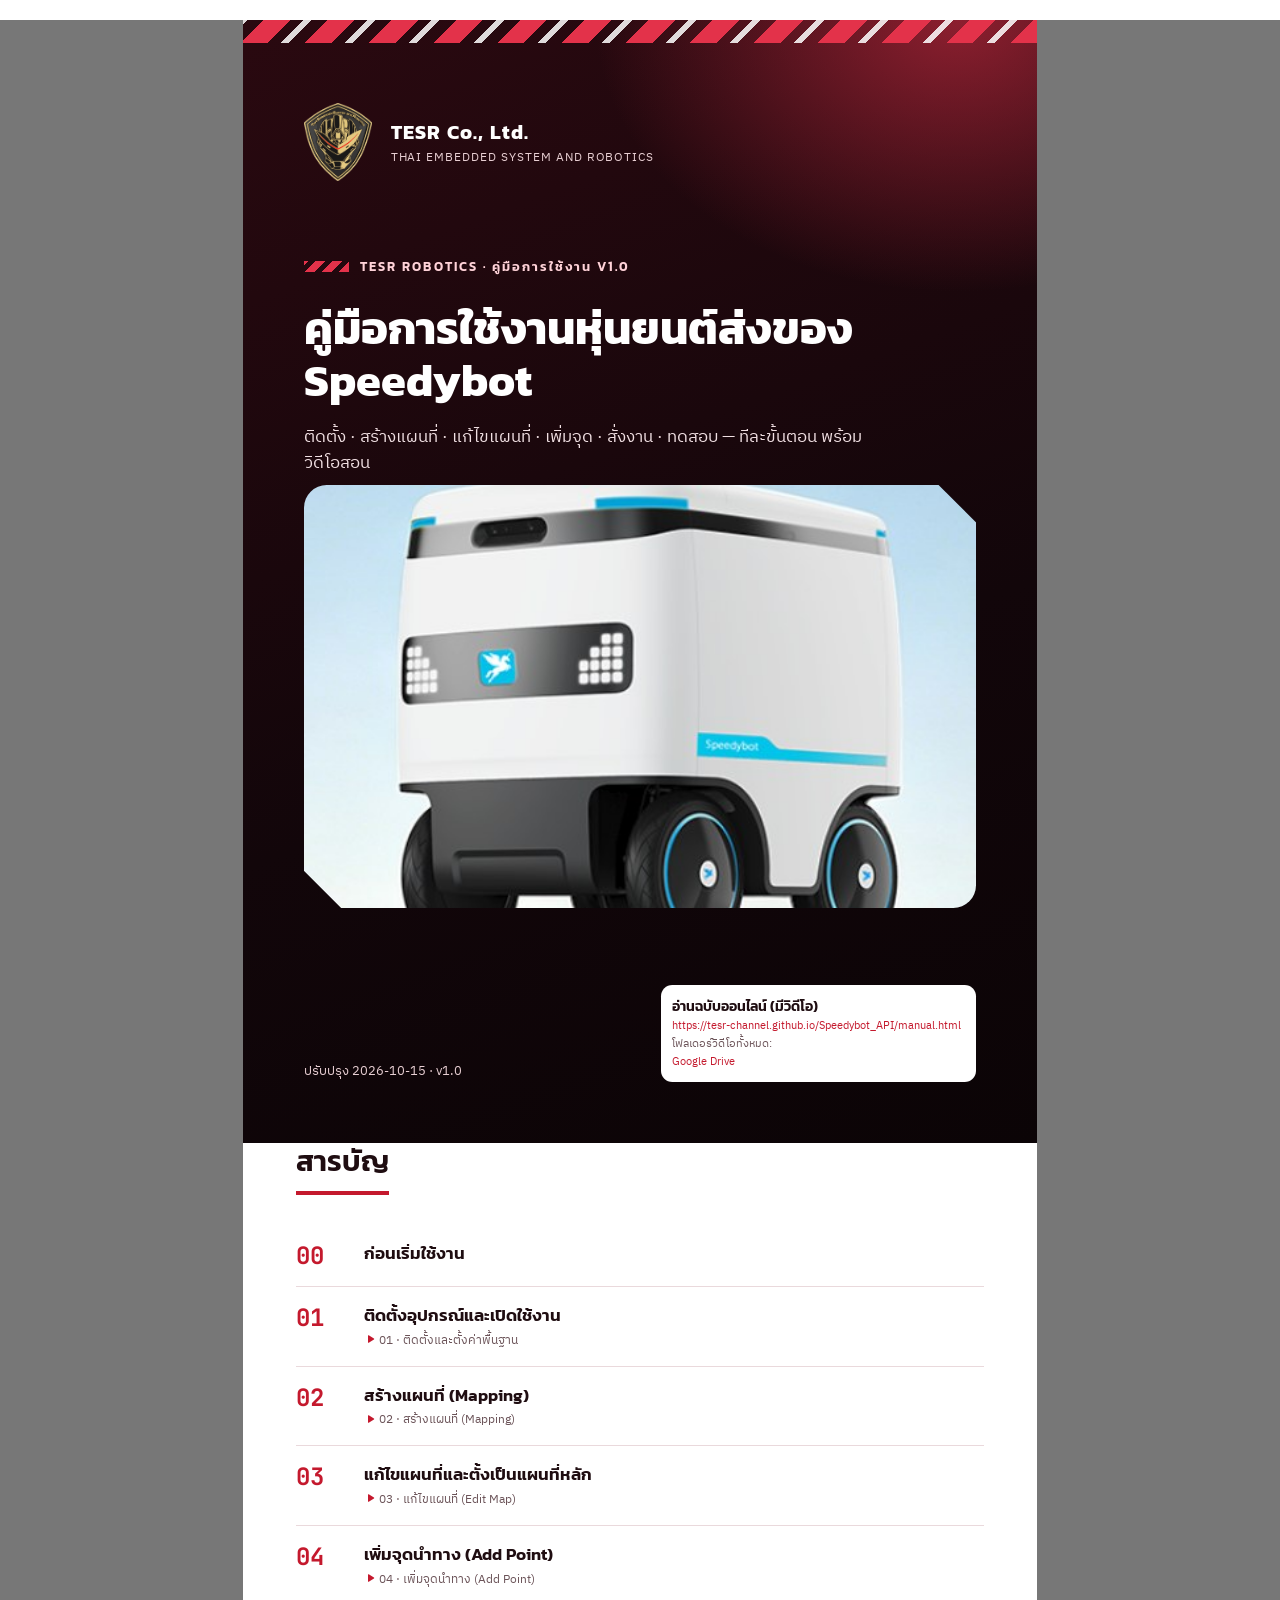
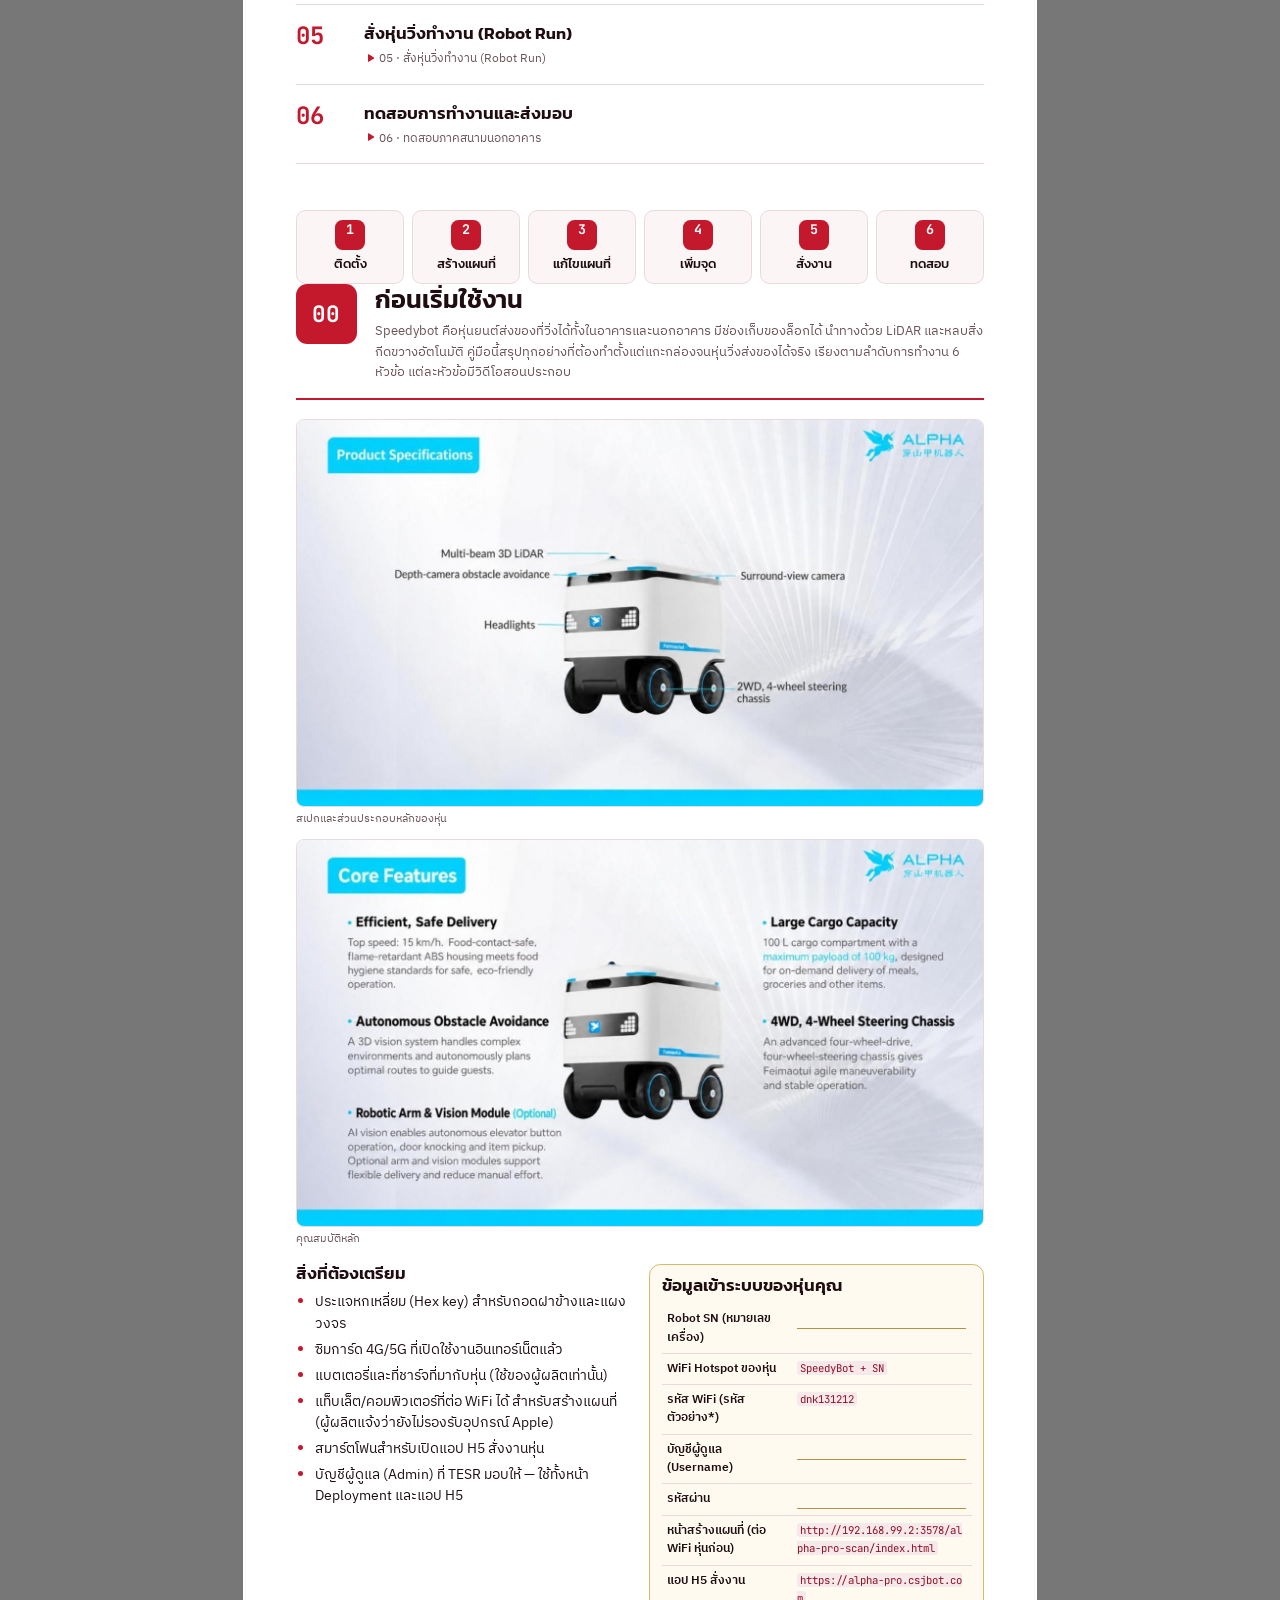
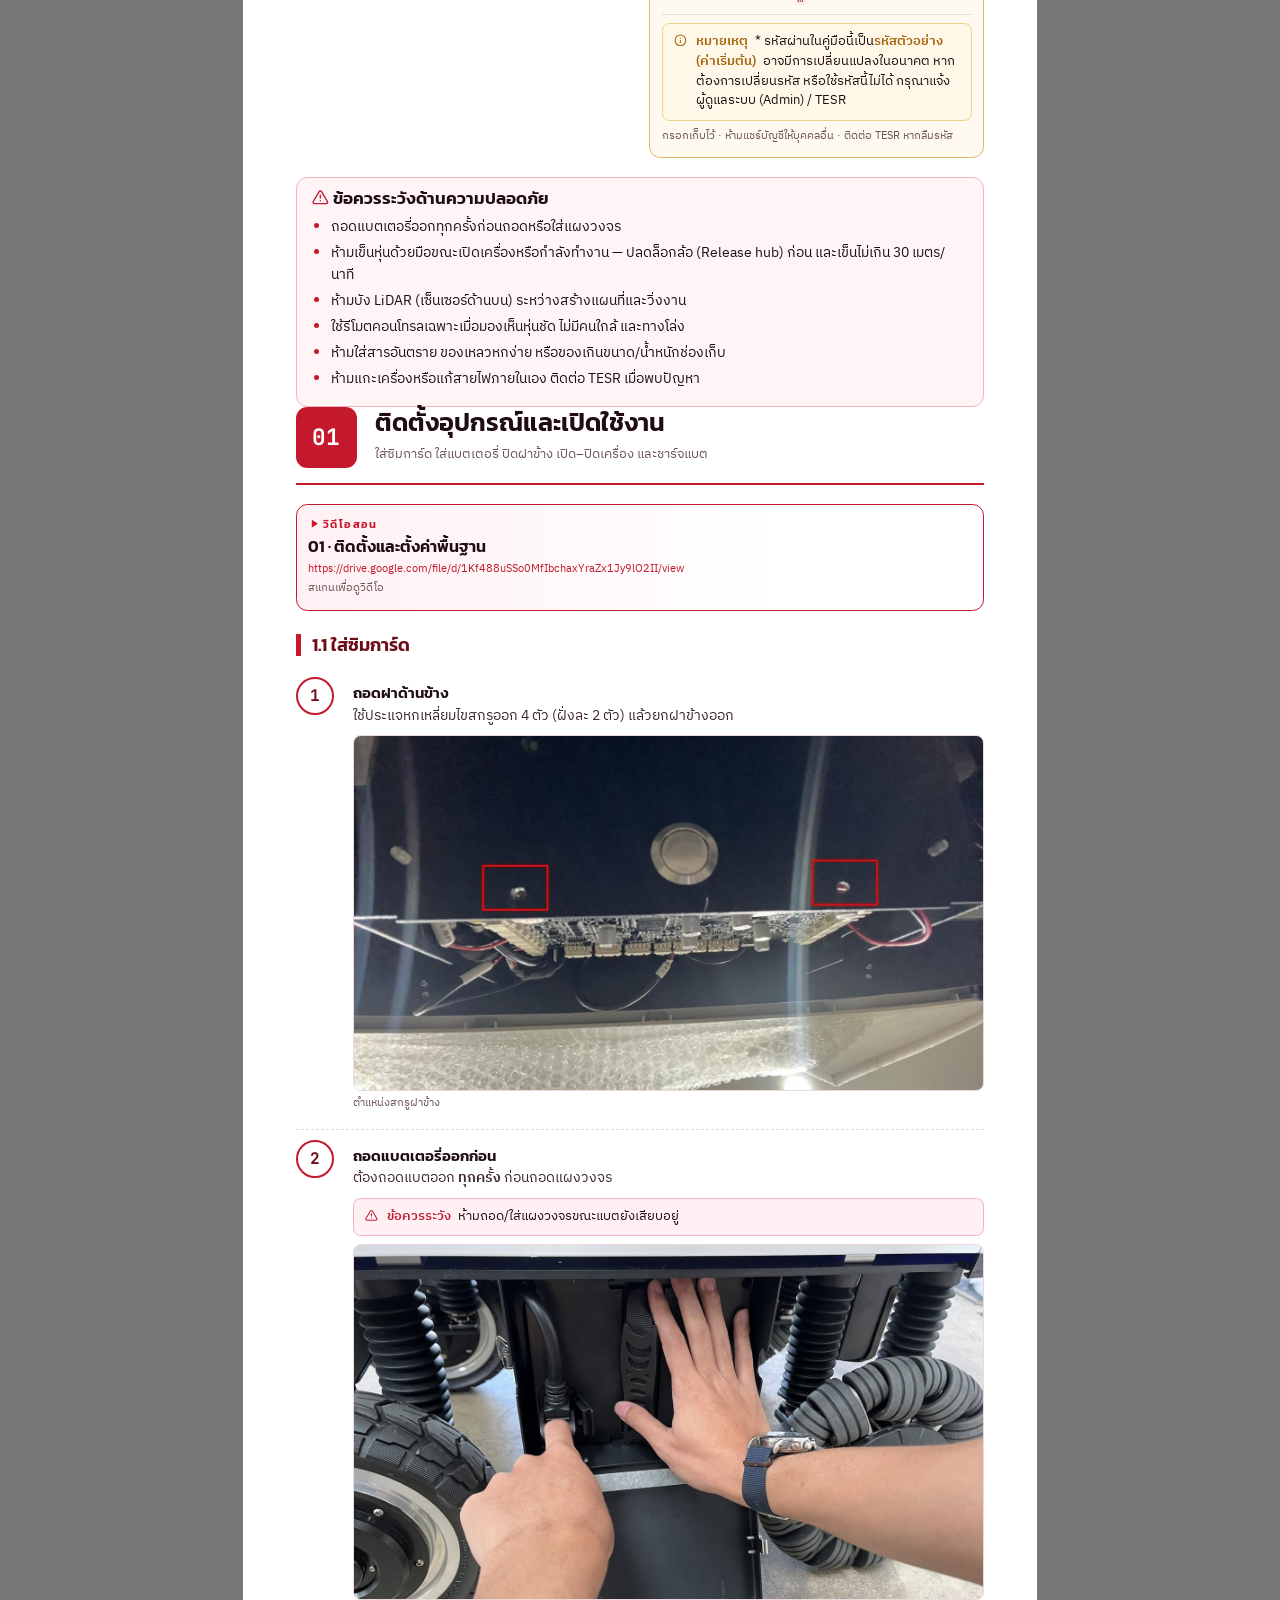
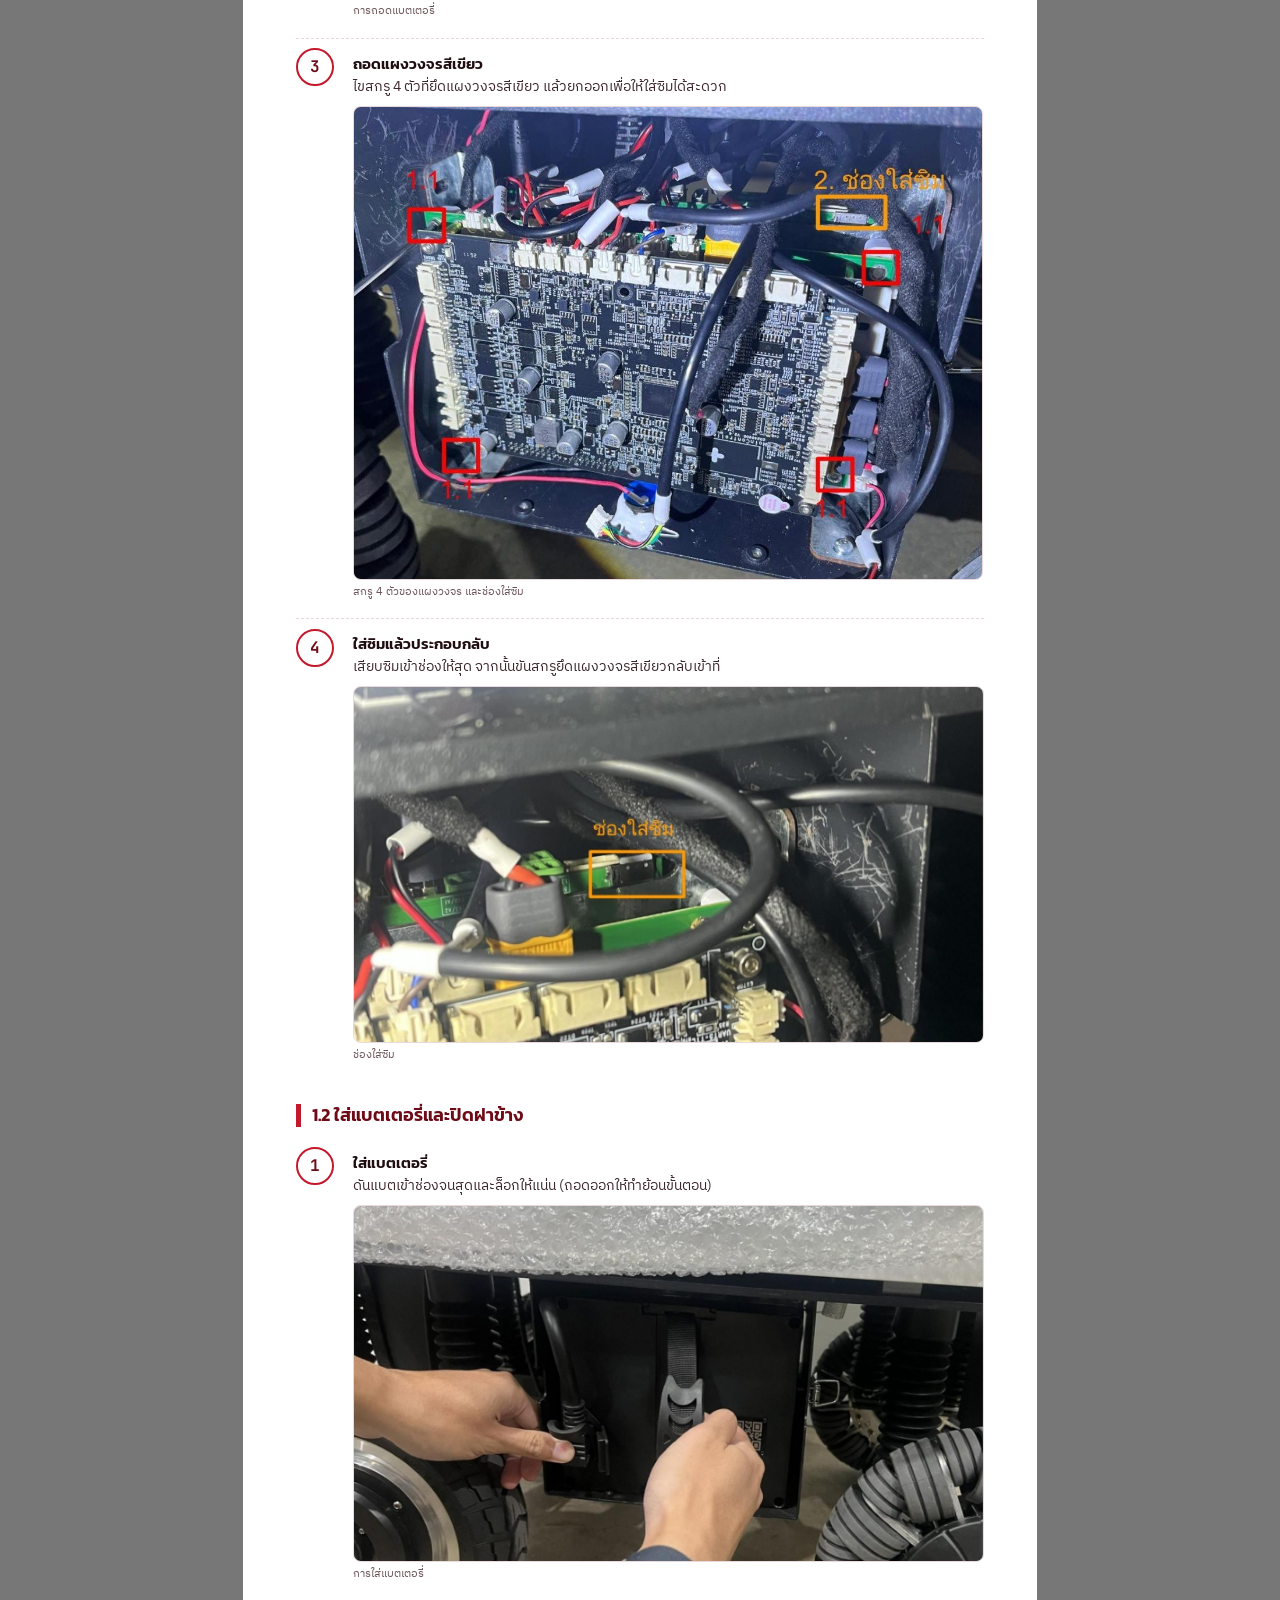
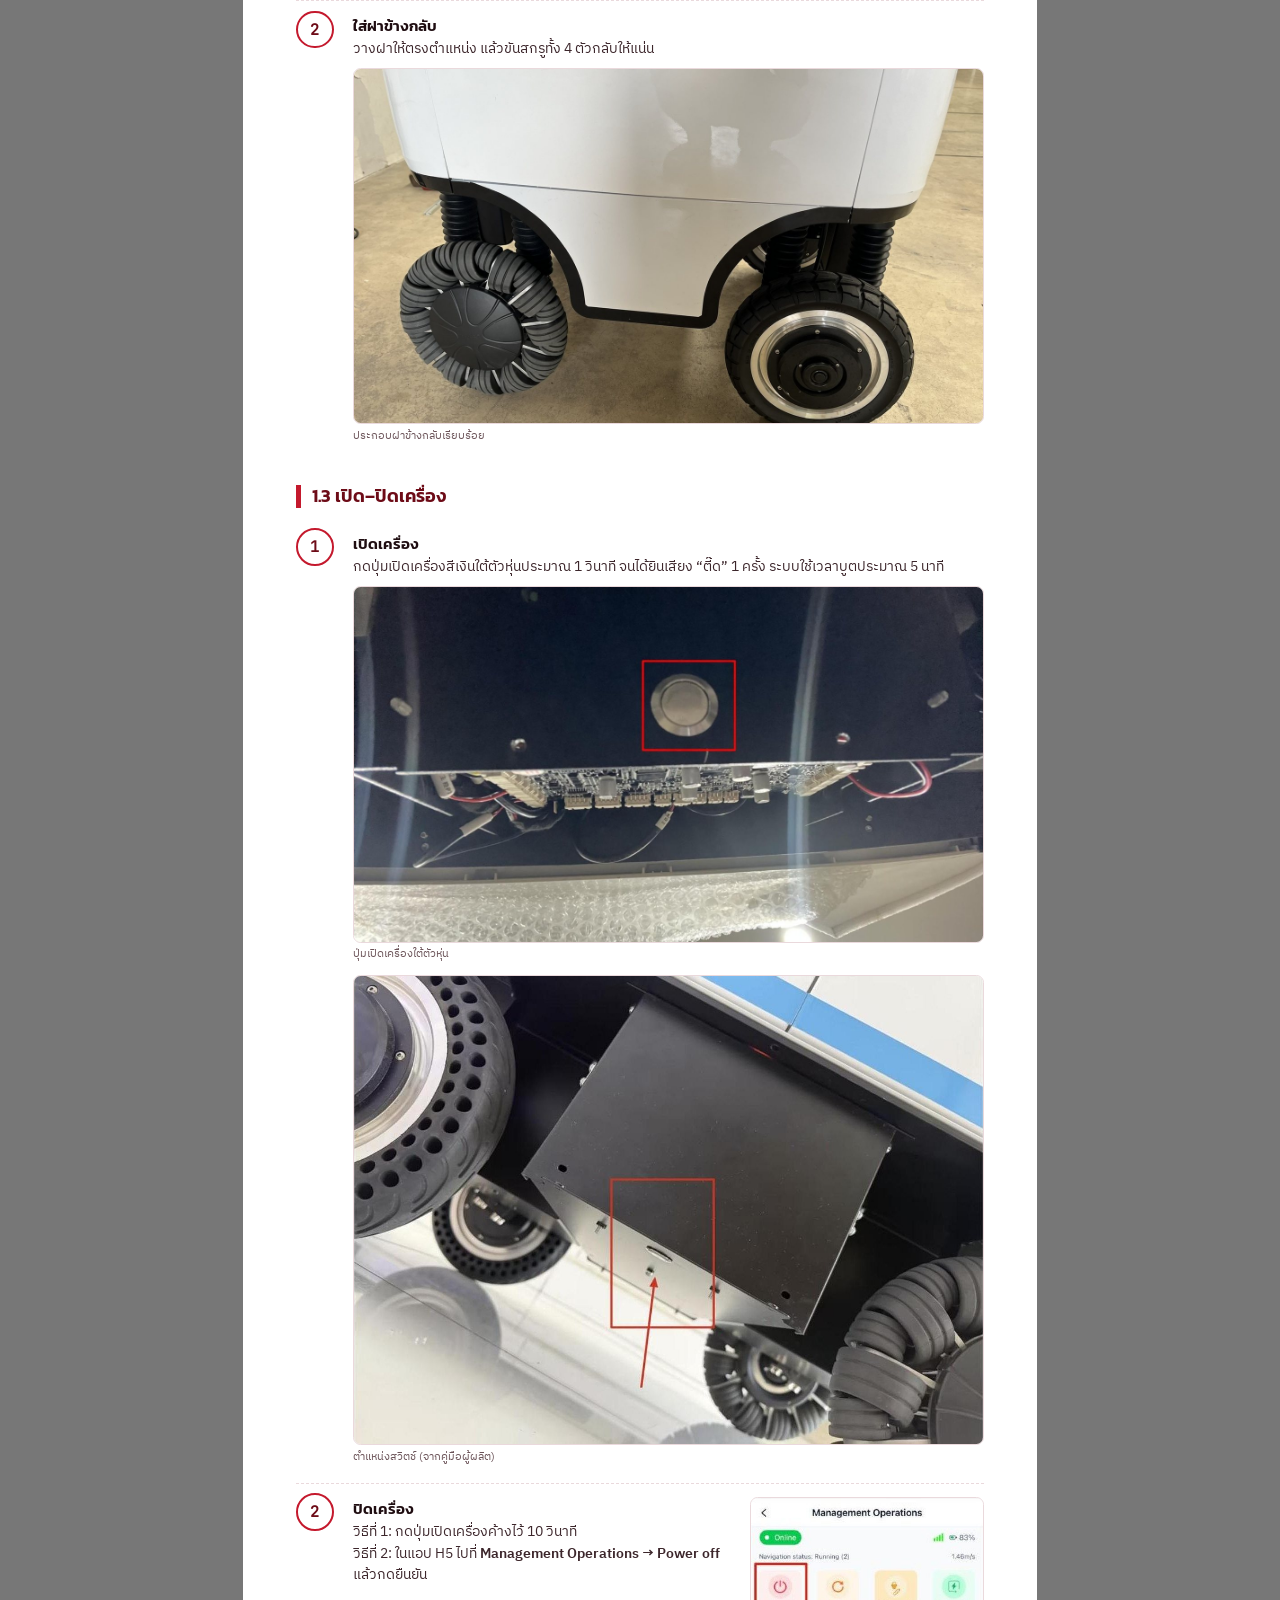
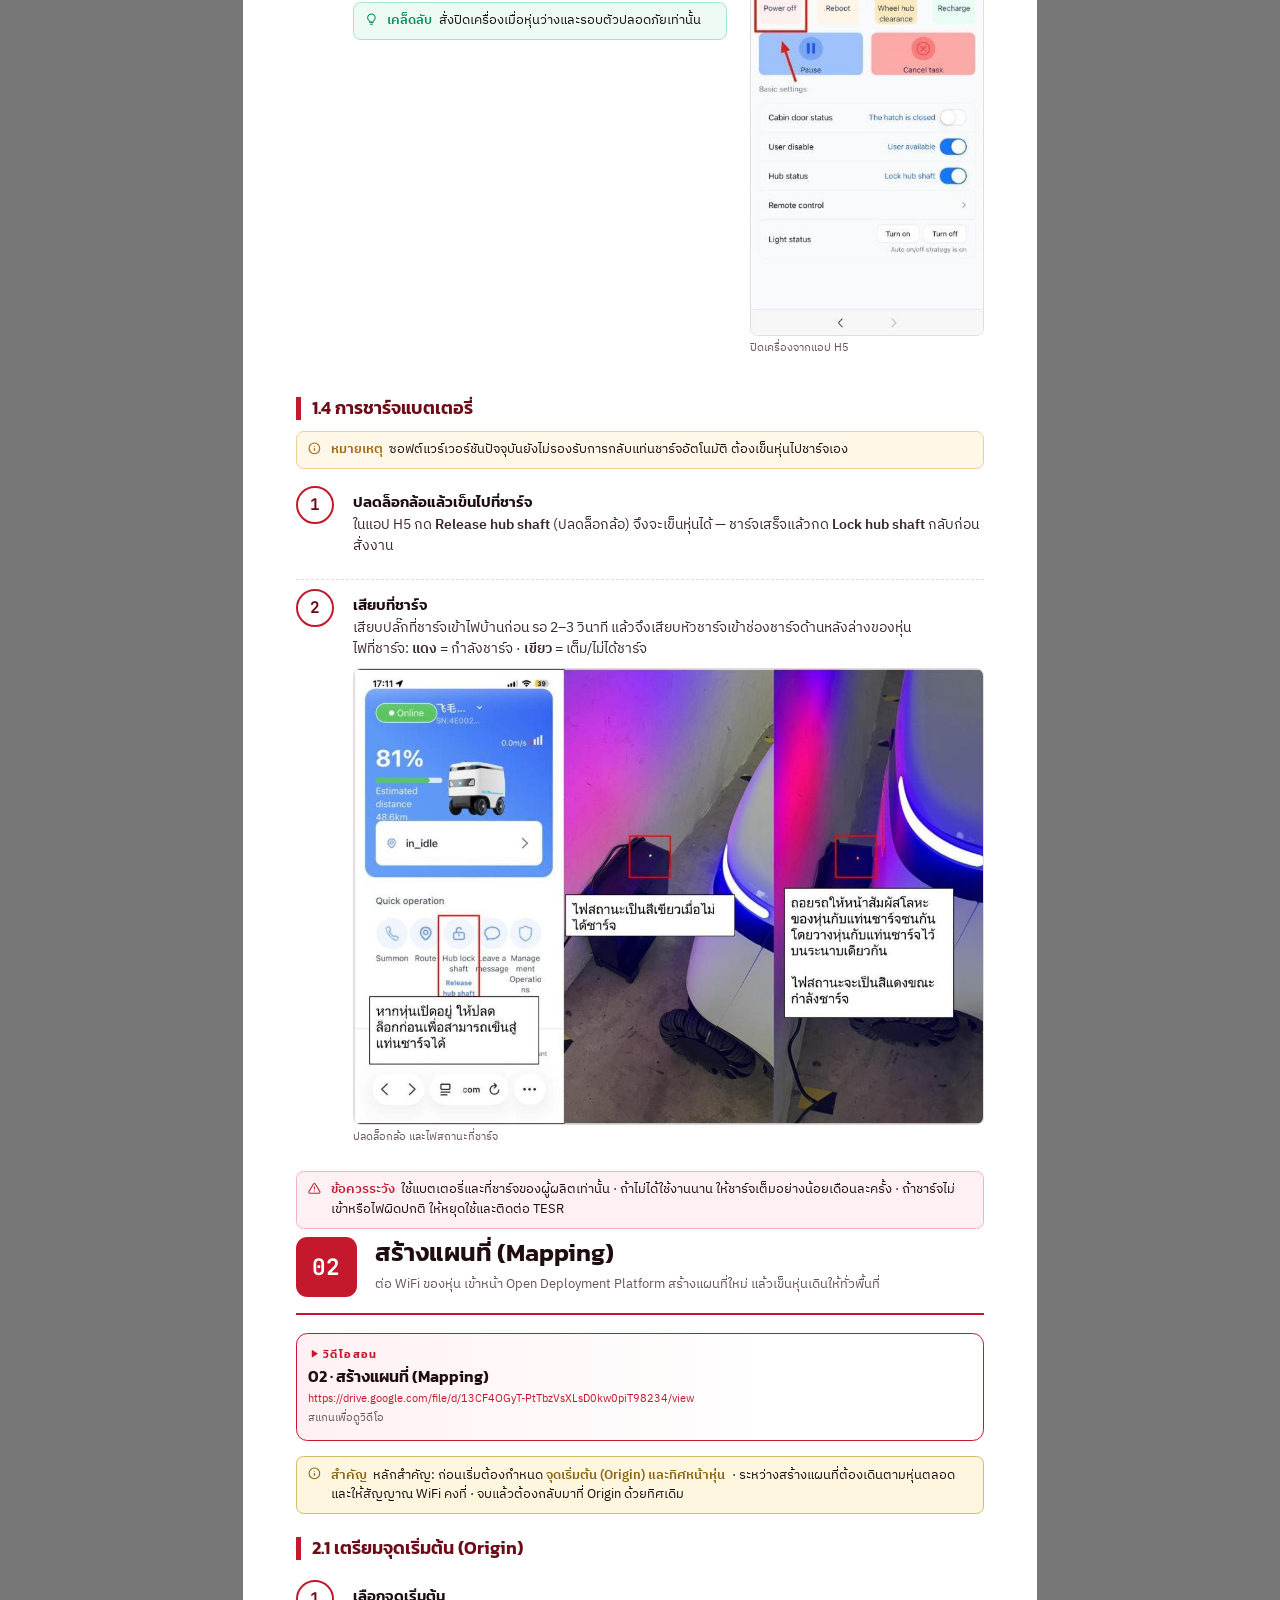
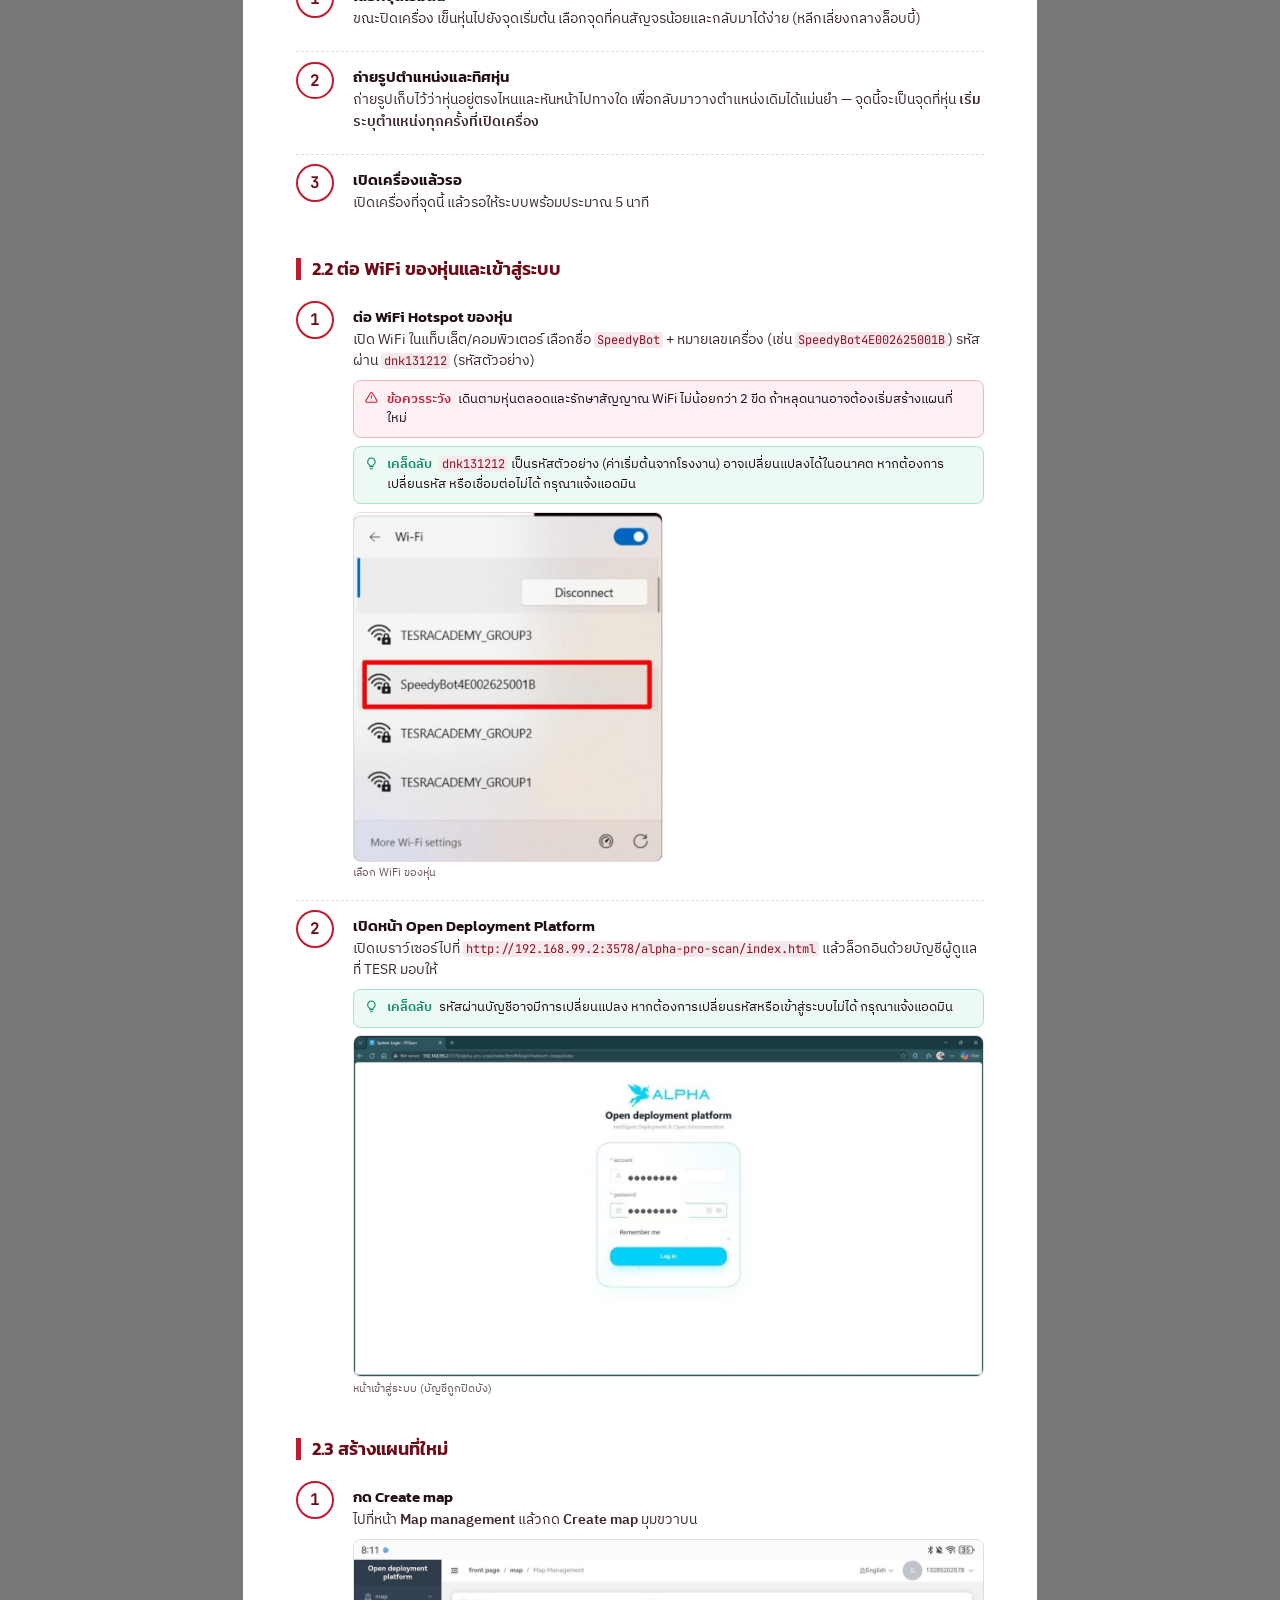
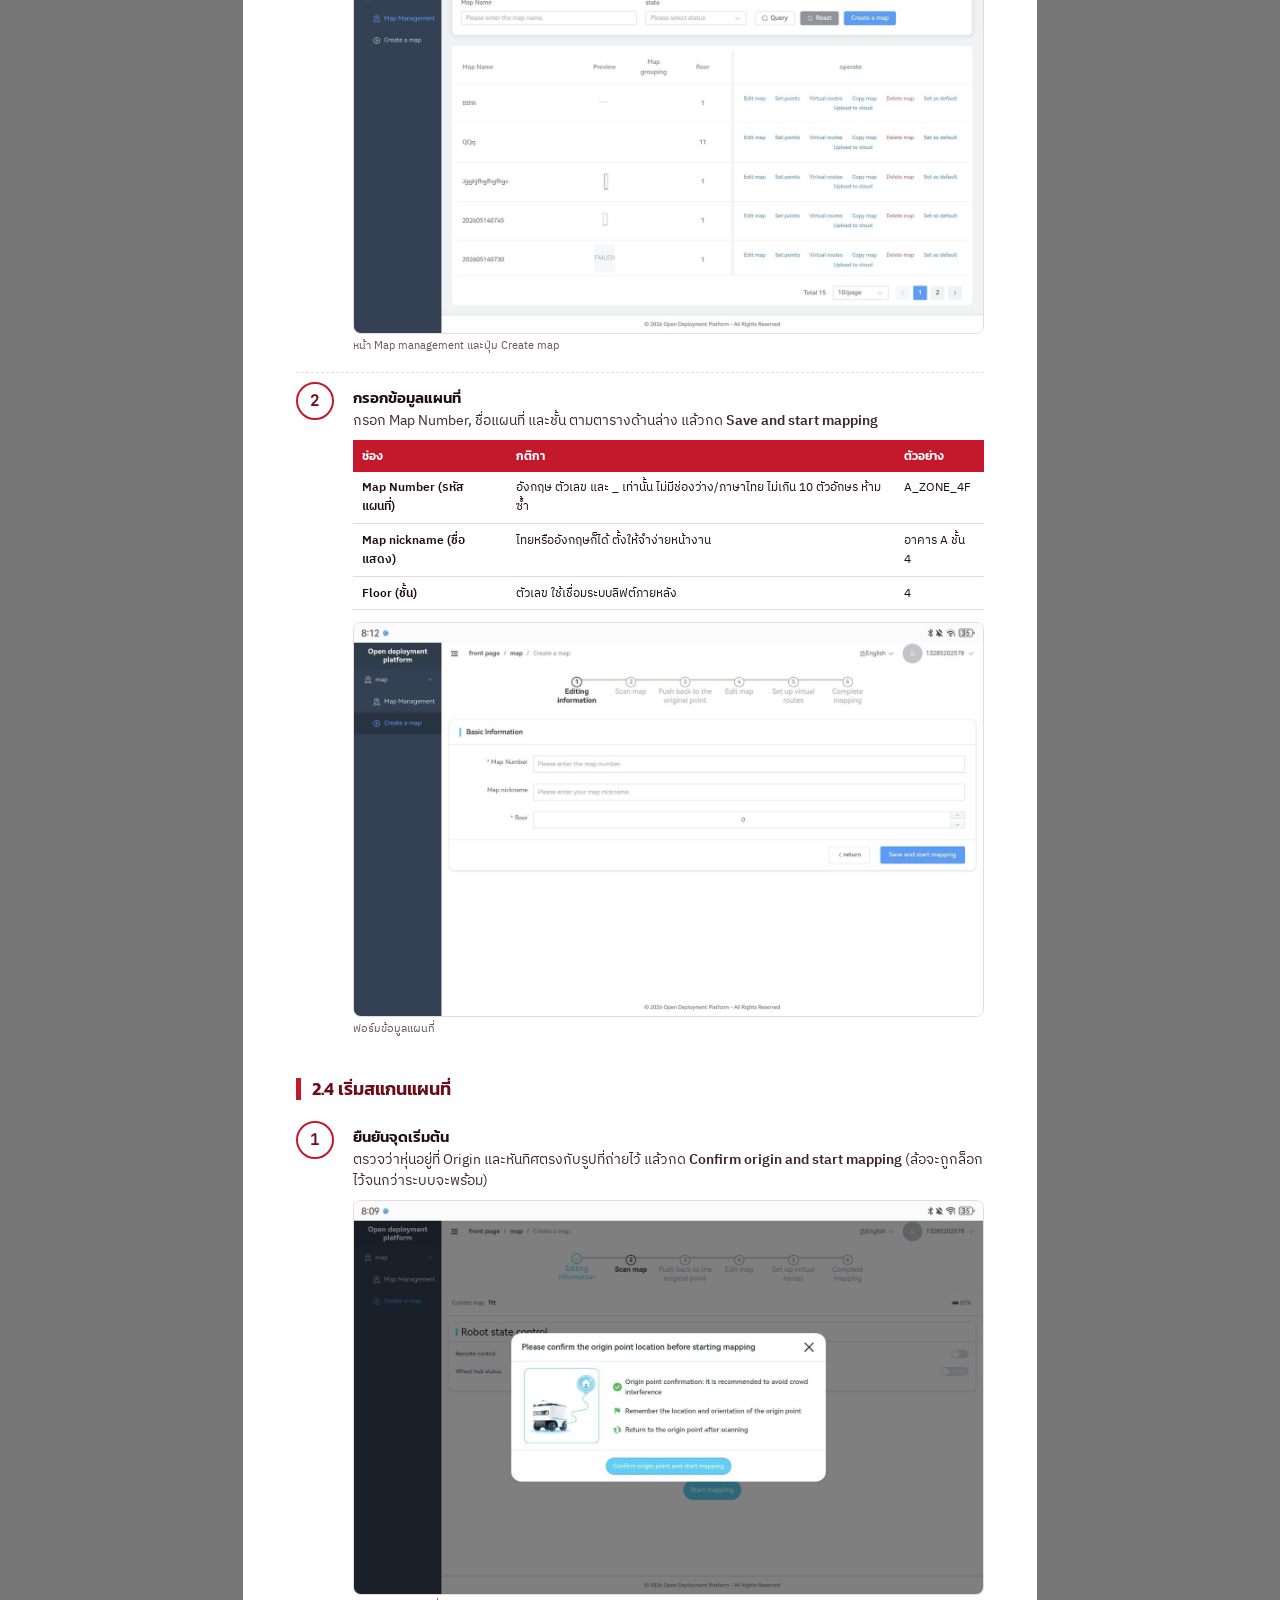
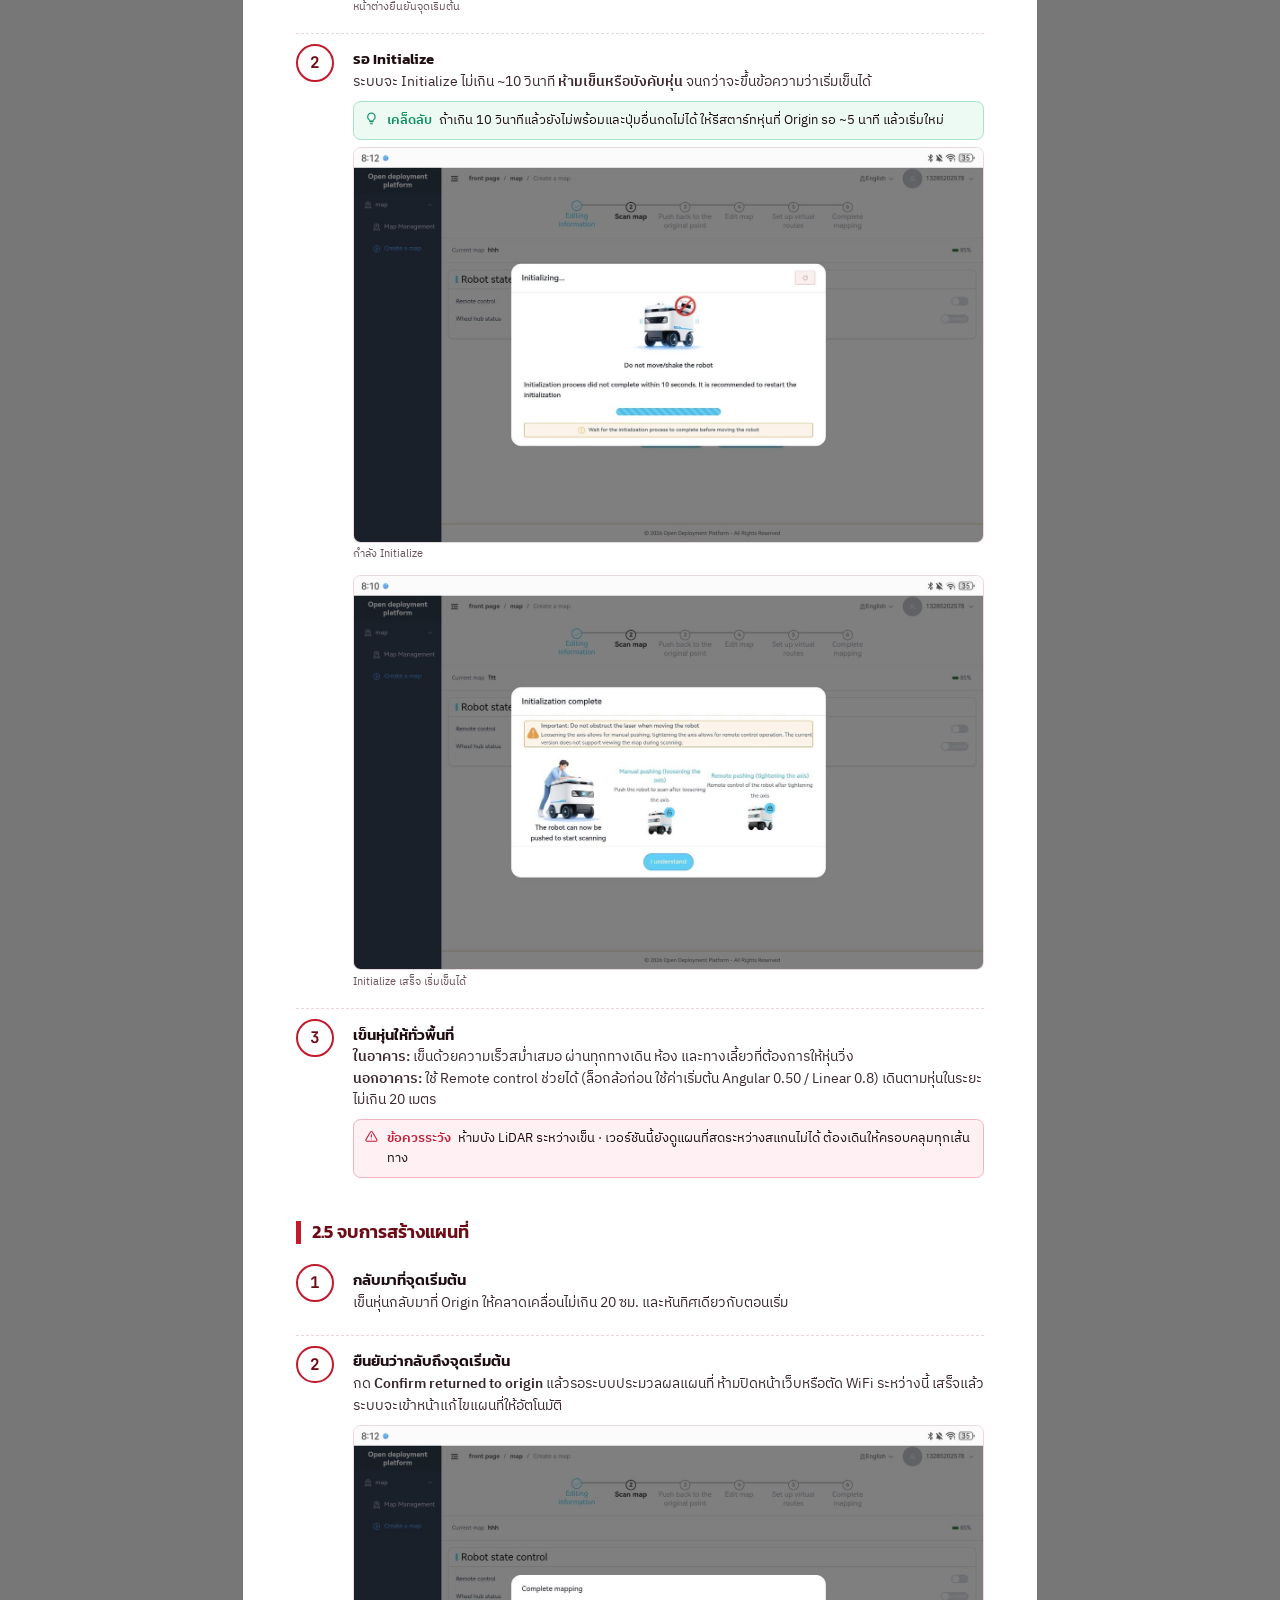
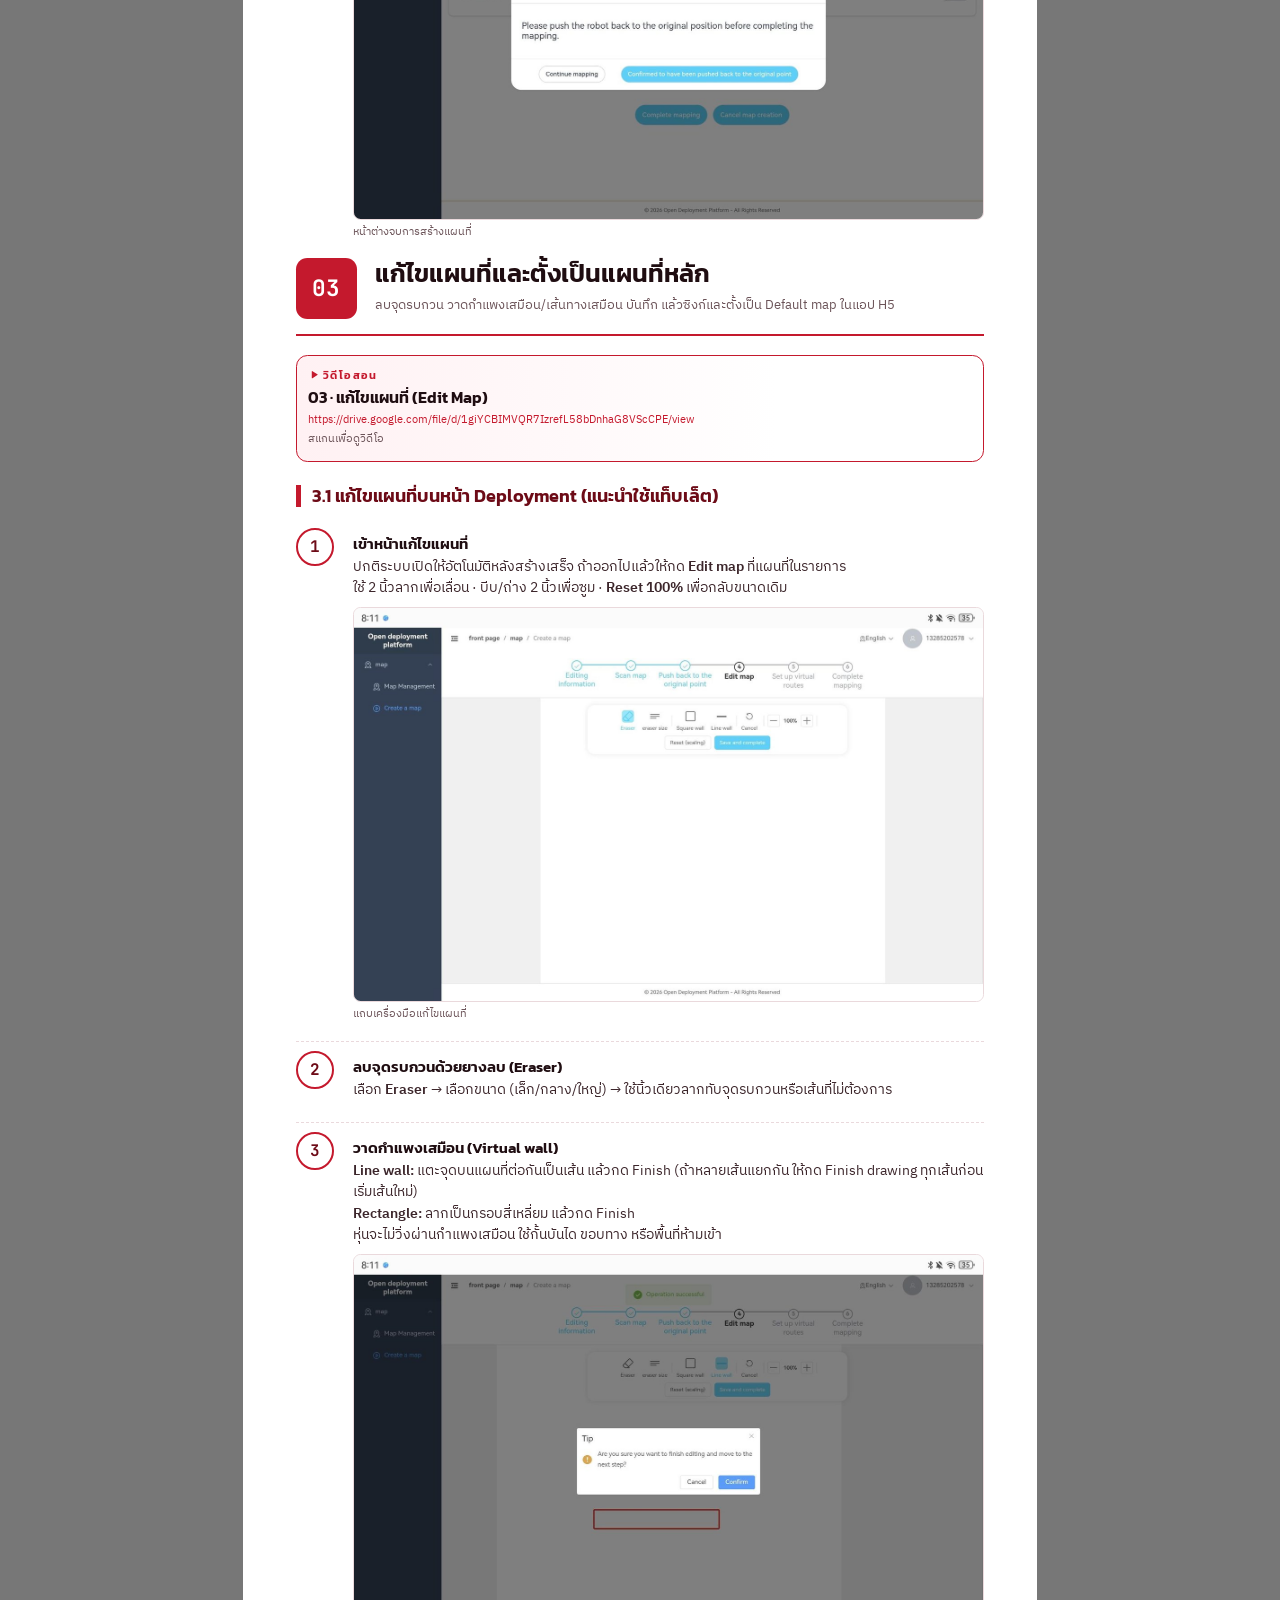
<file: manual-print.html>
<!doctype html>
<html lang="th">
<head>
  <meta charset="utf-8" />
  <meta name="viewport" content="width=device-width, initial-scale=1" />
  <title>Speedybot Manual · TESR (print)</title>
  <meta name="robots" content="noindex" />
  <link rel="icon" type="image/png" href="assets/img/favicon.png" />
  <link href="https://fonts.googleapis.com/css2?family=IBM+Plex+Sans+Thai:wght@400;500;600&family=JetBrains+Mono:wght@400;600&family=Kanit:wght@400;500;600;700&display=swap" rel="stylesheet" />
  <link rel="stylesheet" href="assets/manual/print.css" />
  <!-- Print layout used to build the PDFs: open with ?lang=th or ?lang=en, then Print → Save as PDF (A4) -->
</head>
<body>
  <div id="print"></div>
  <script>window.MANUAL_PRINT = true;</script>
  <script src="assets/manual/manual-data.js"></script>
  <script src="assets/js/manual.js"></script>
</body>
</html>
</file>
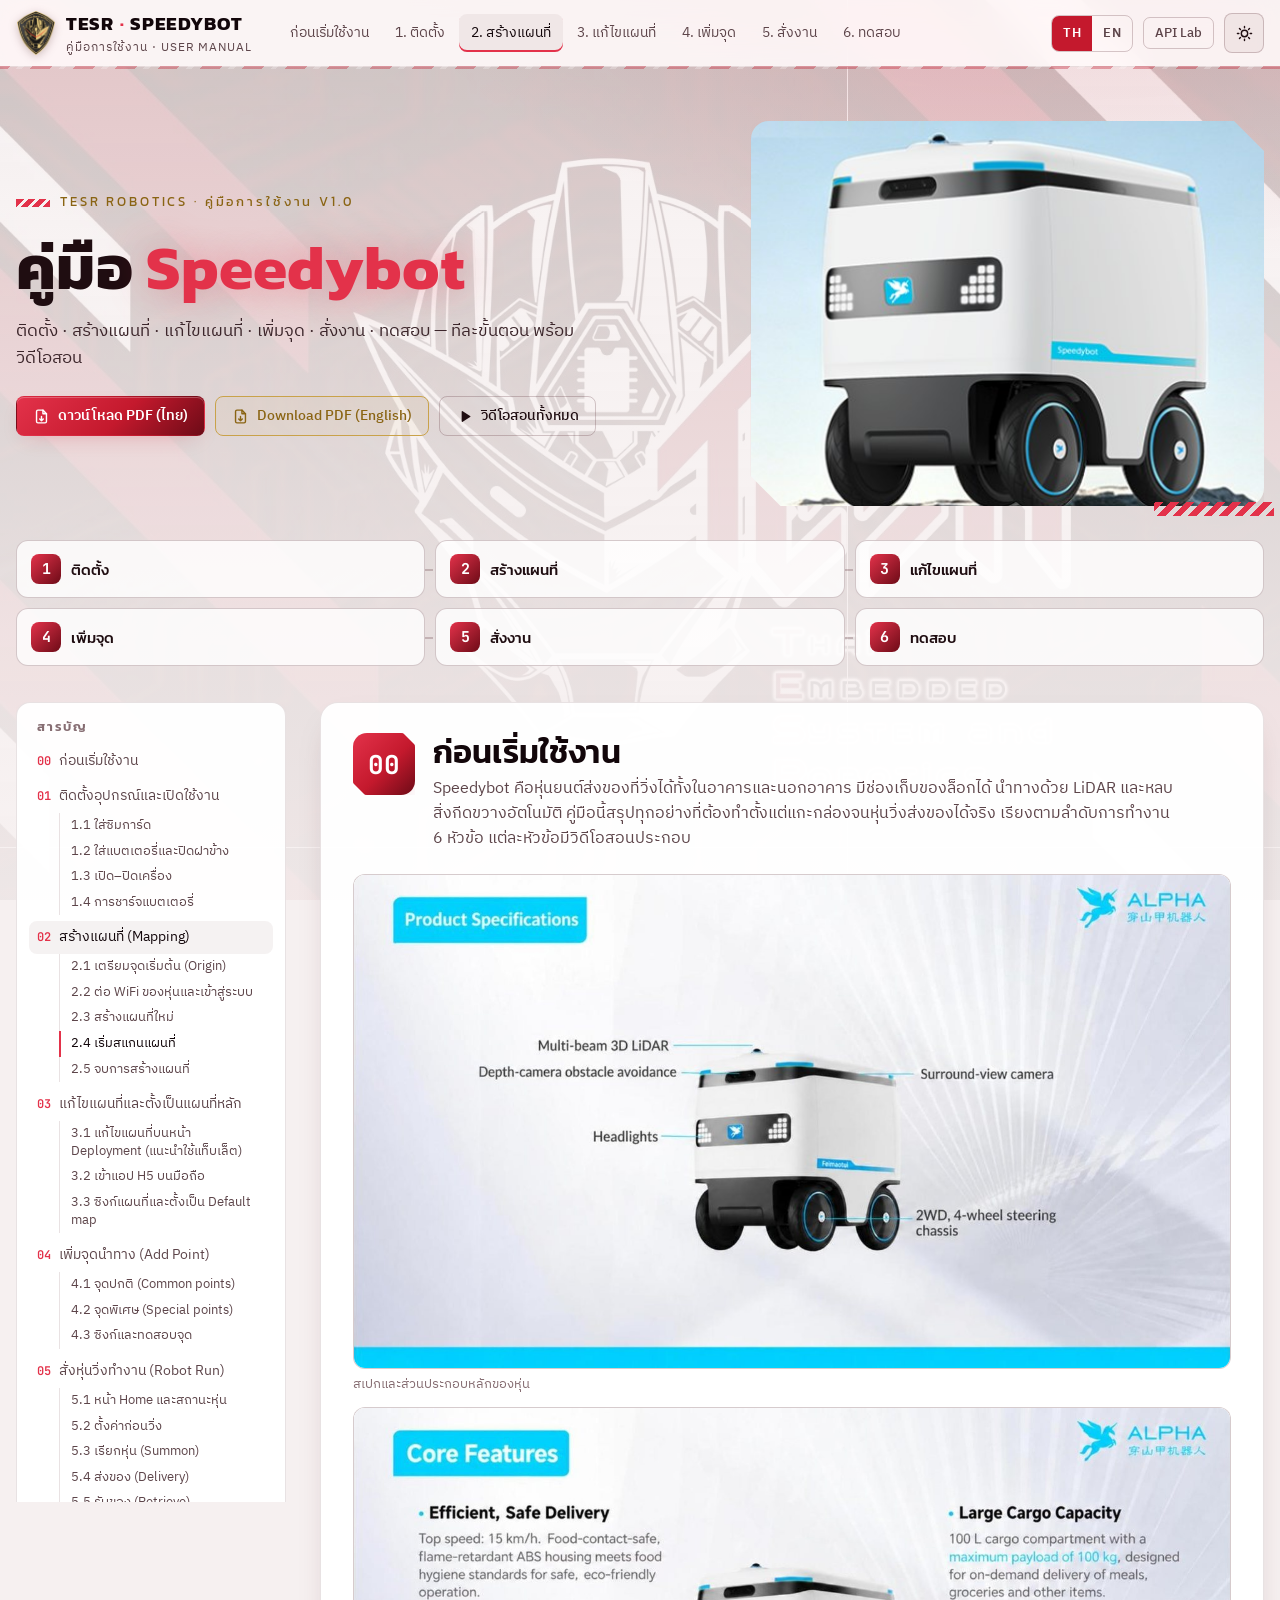
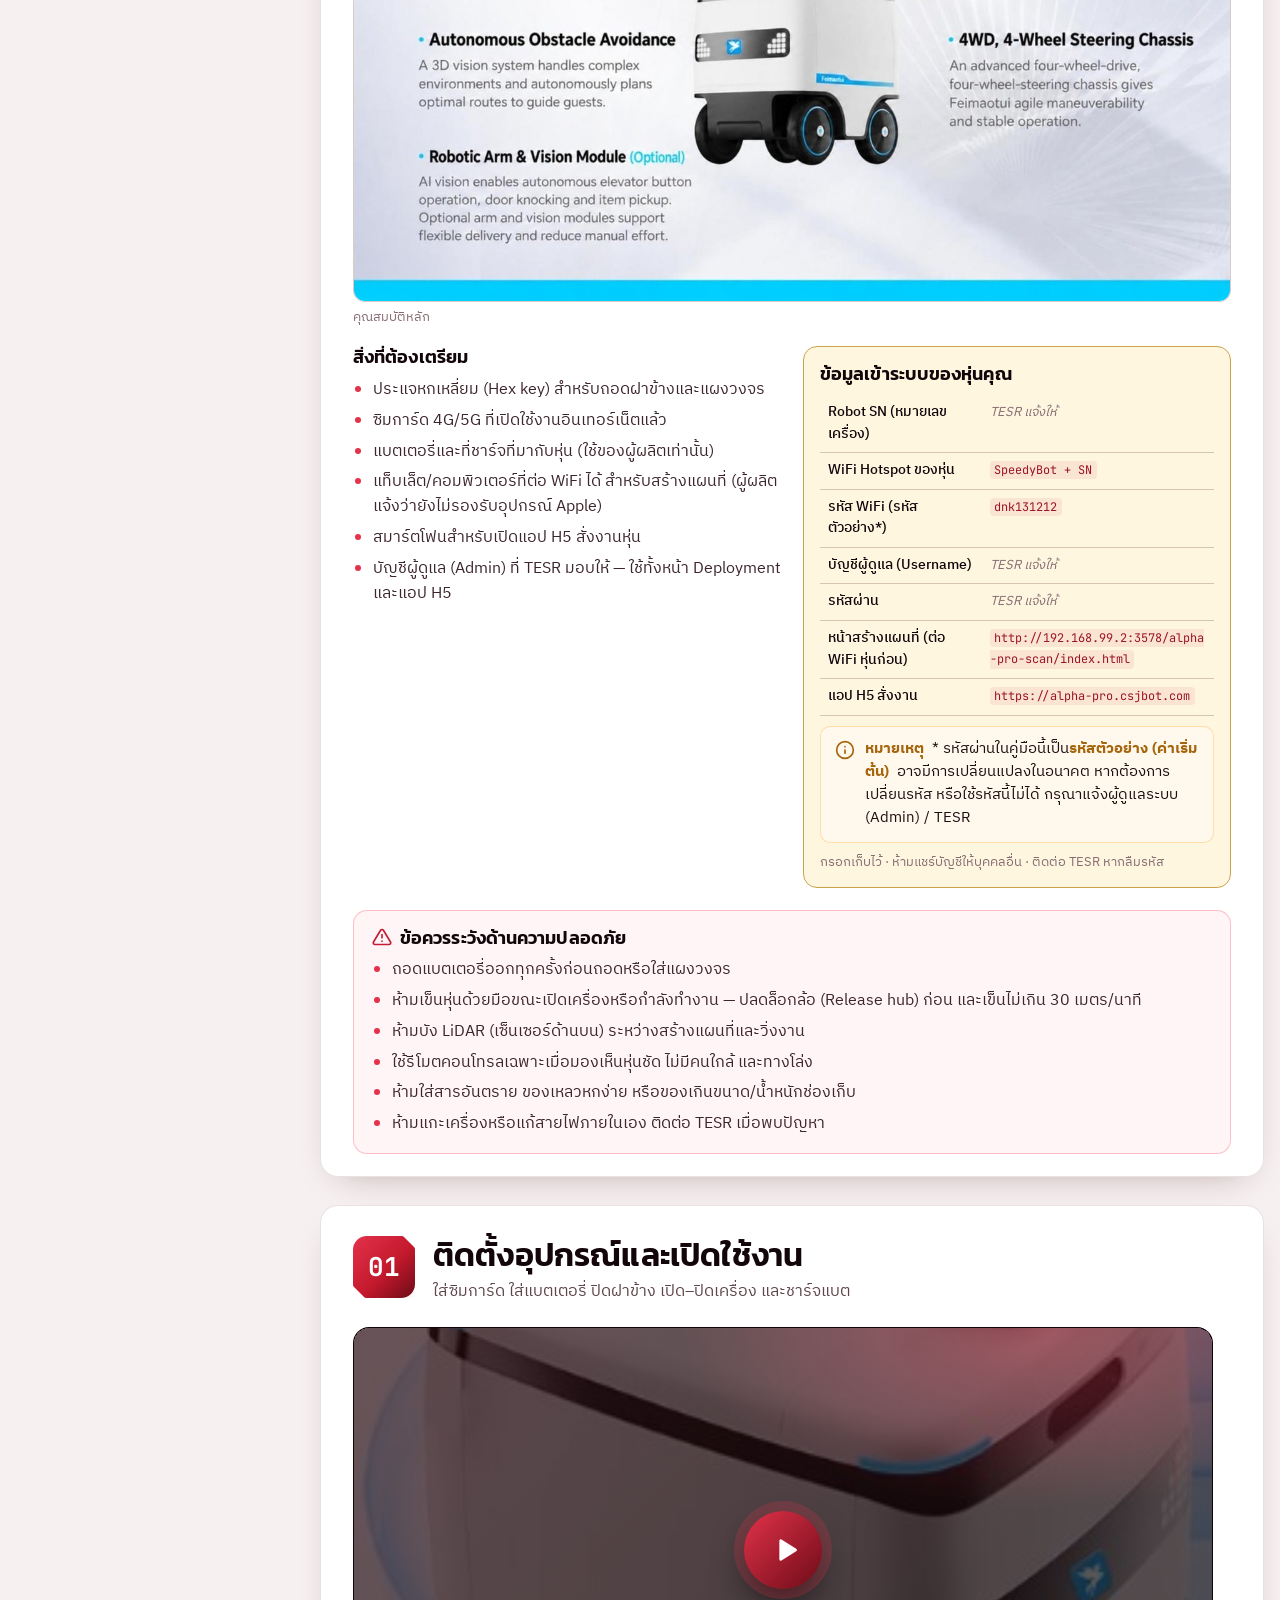
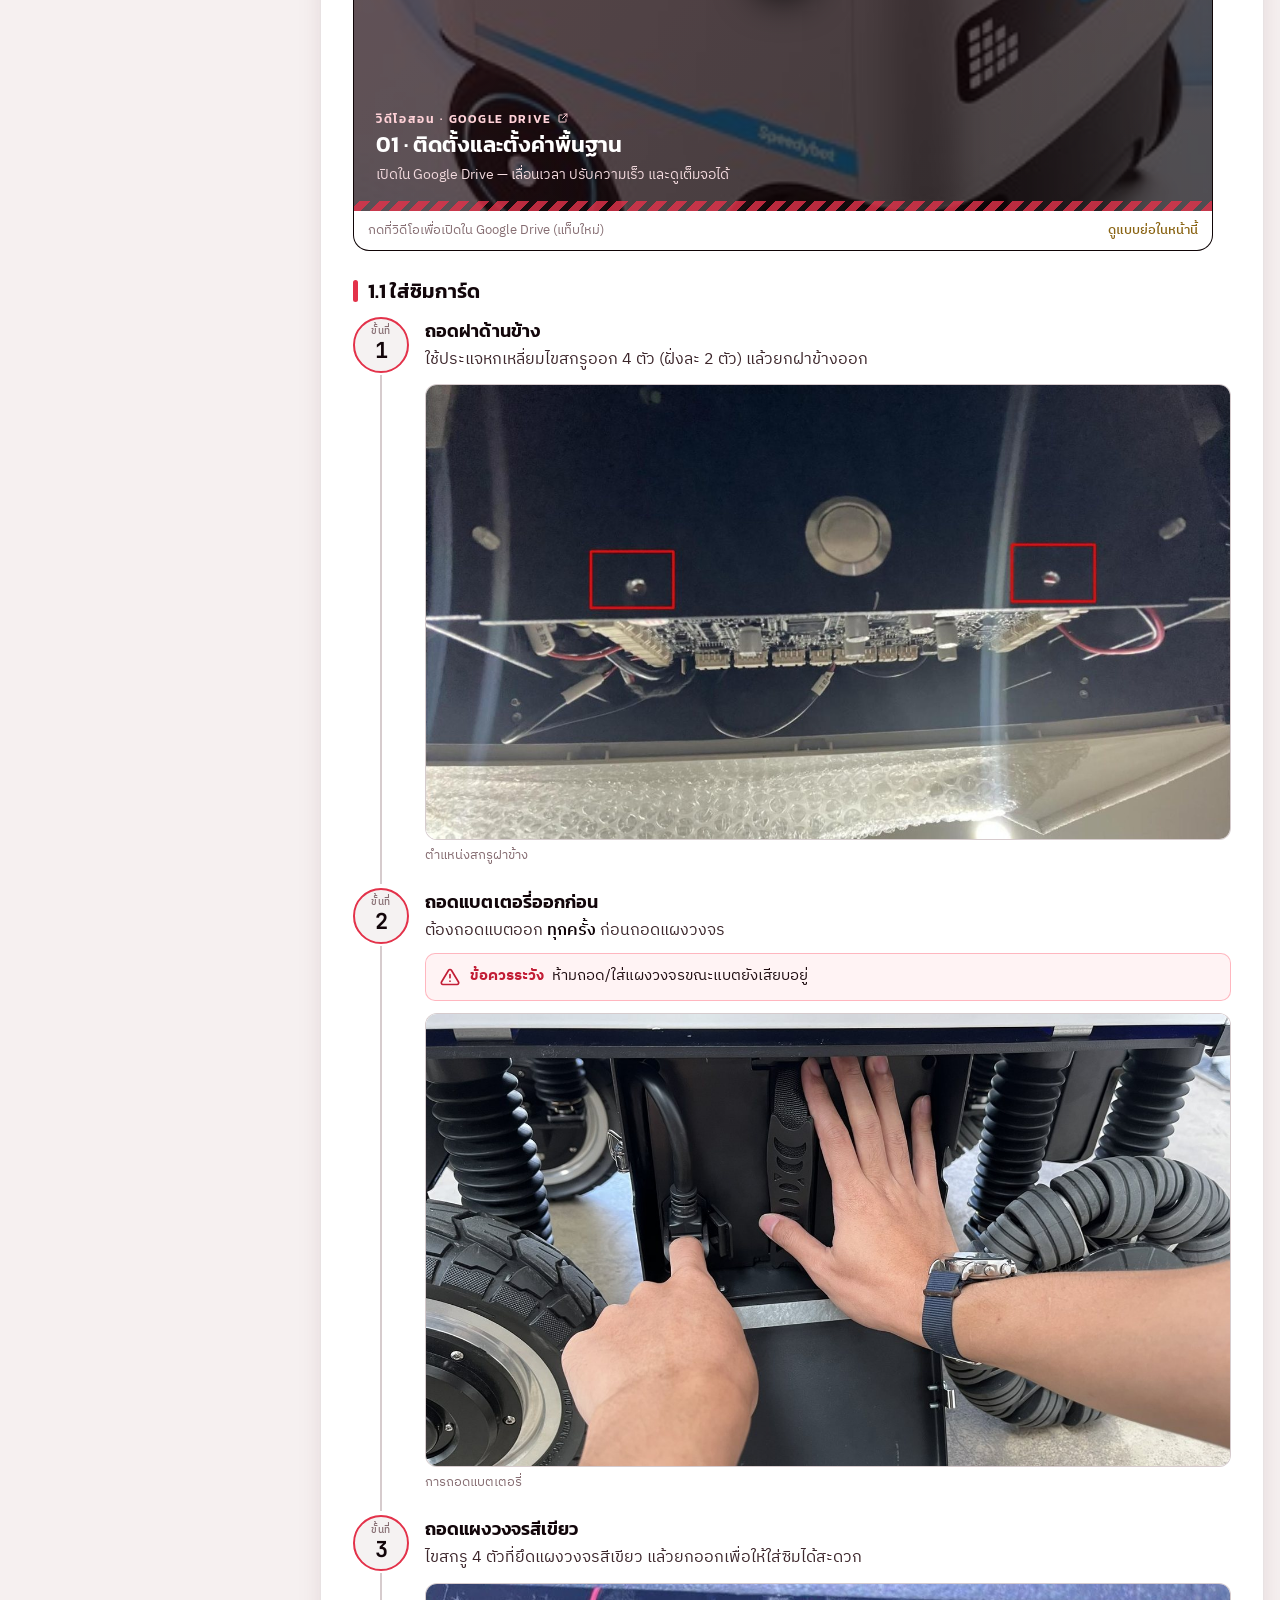
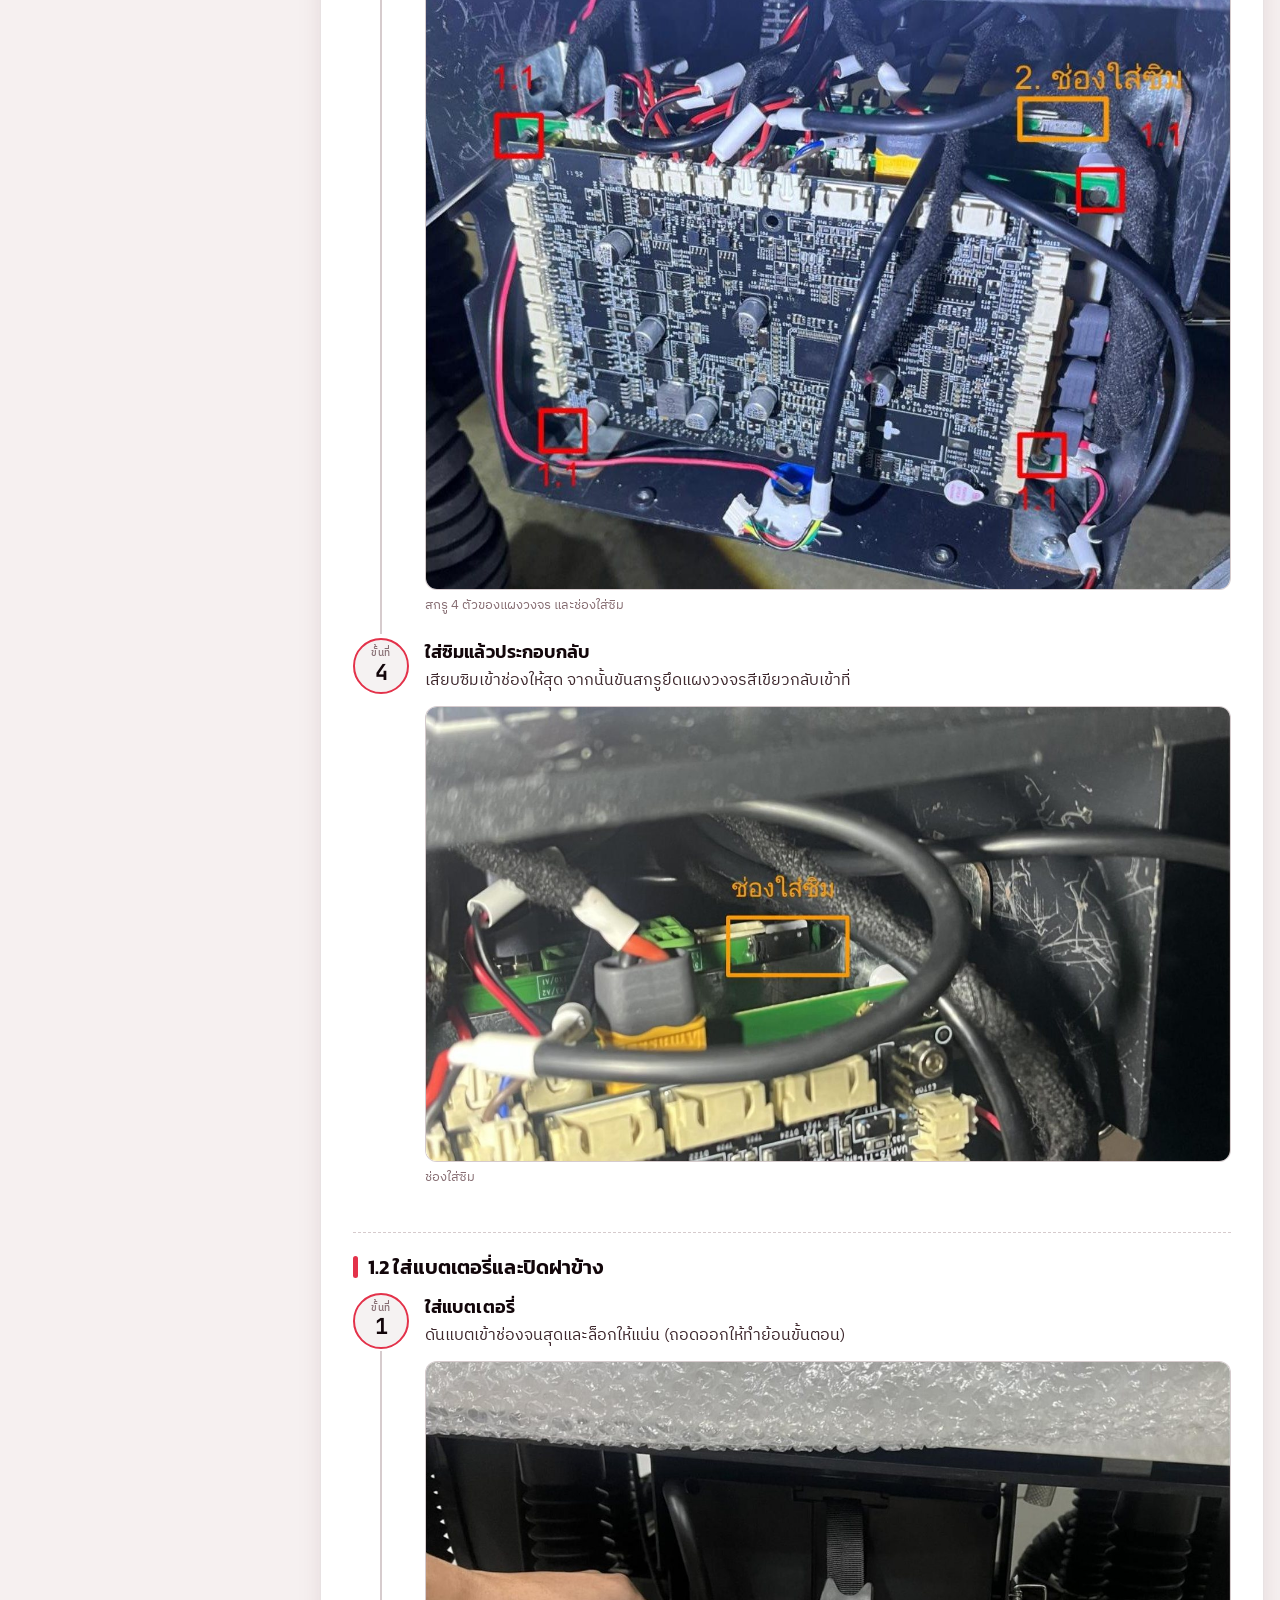
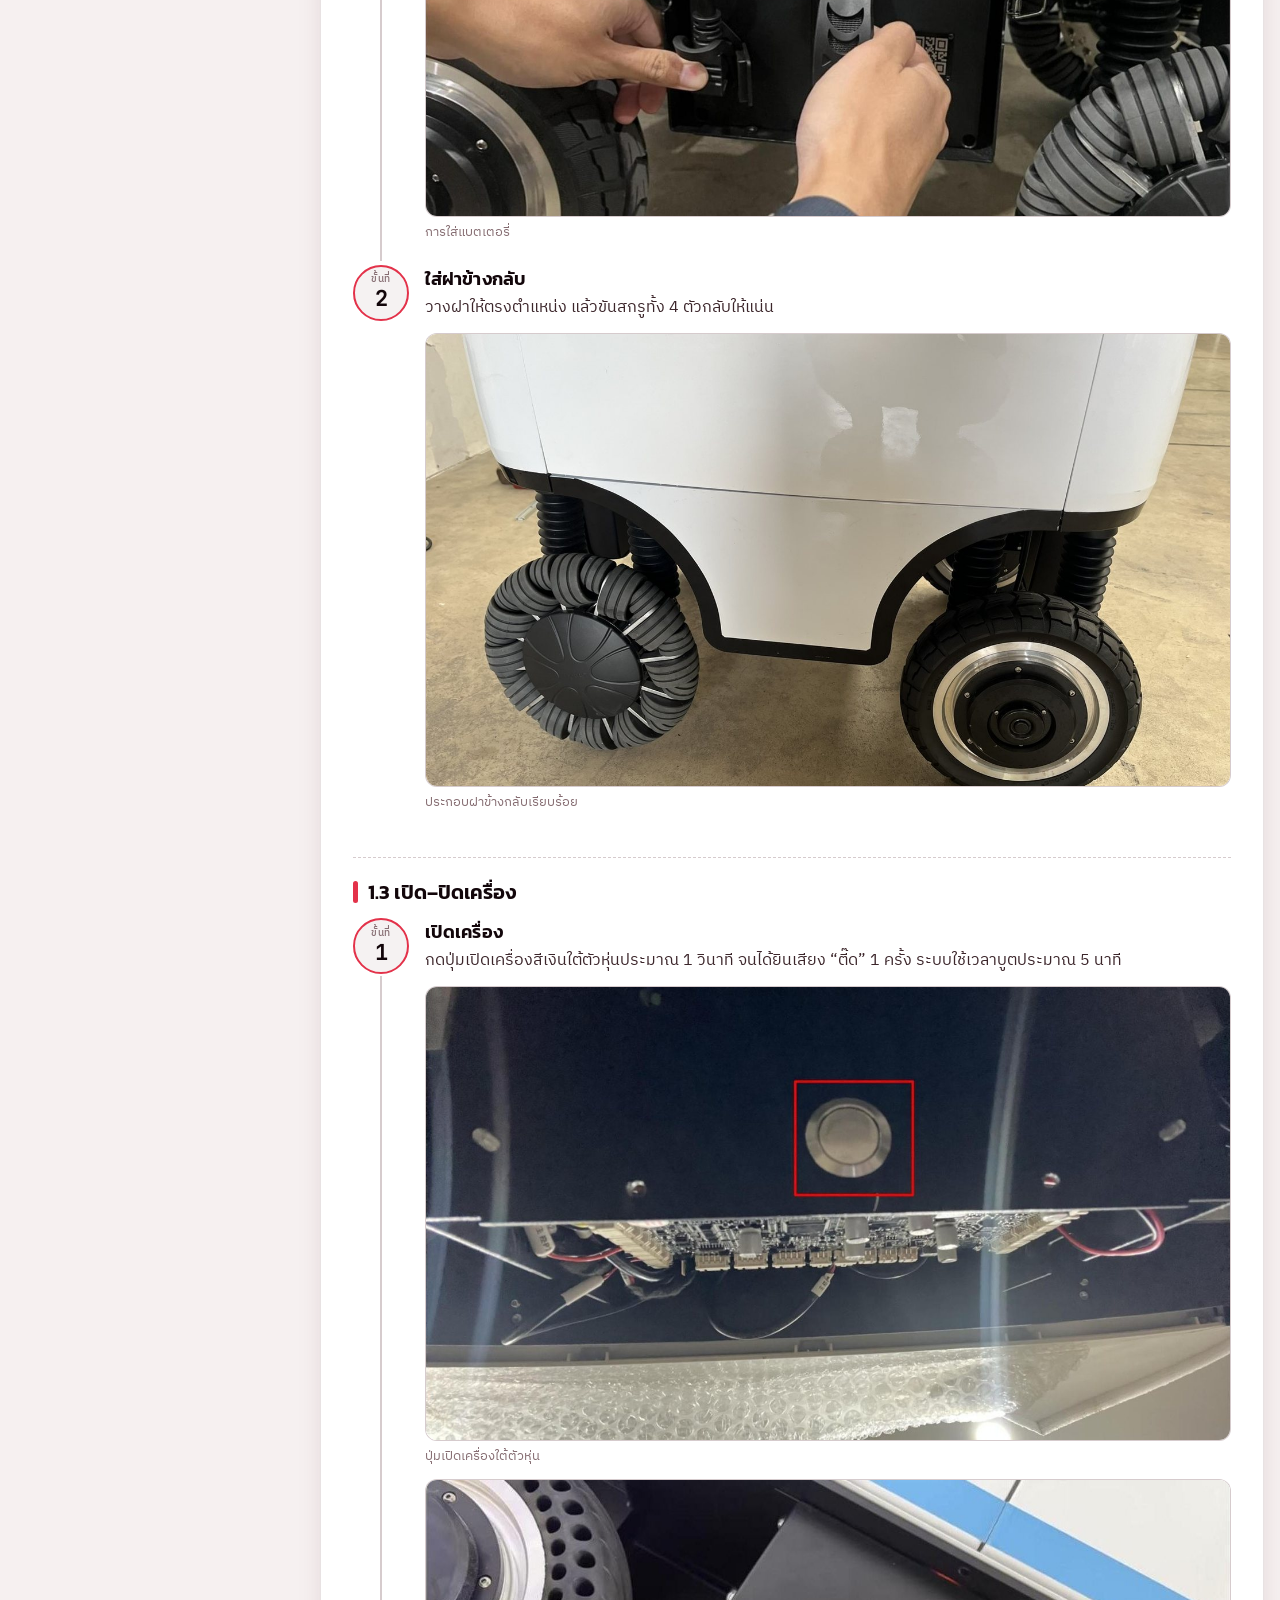
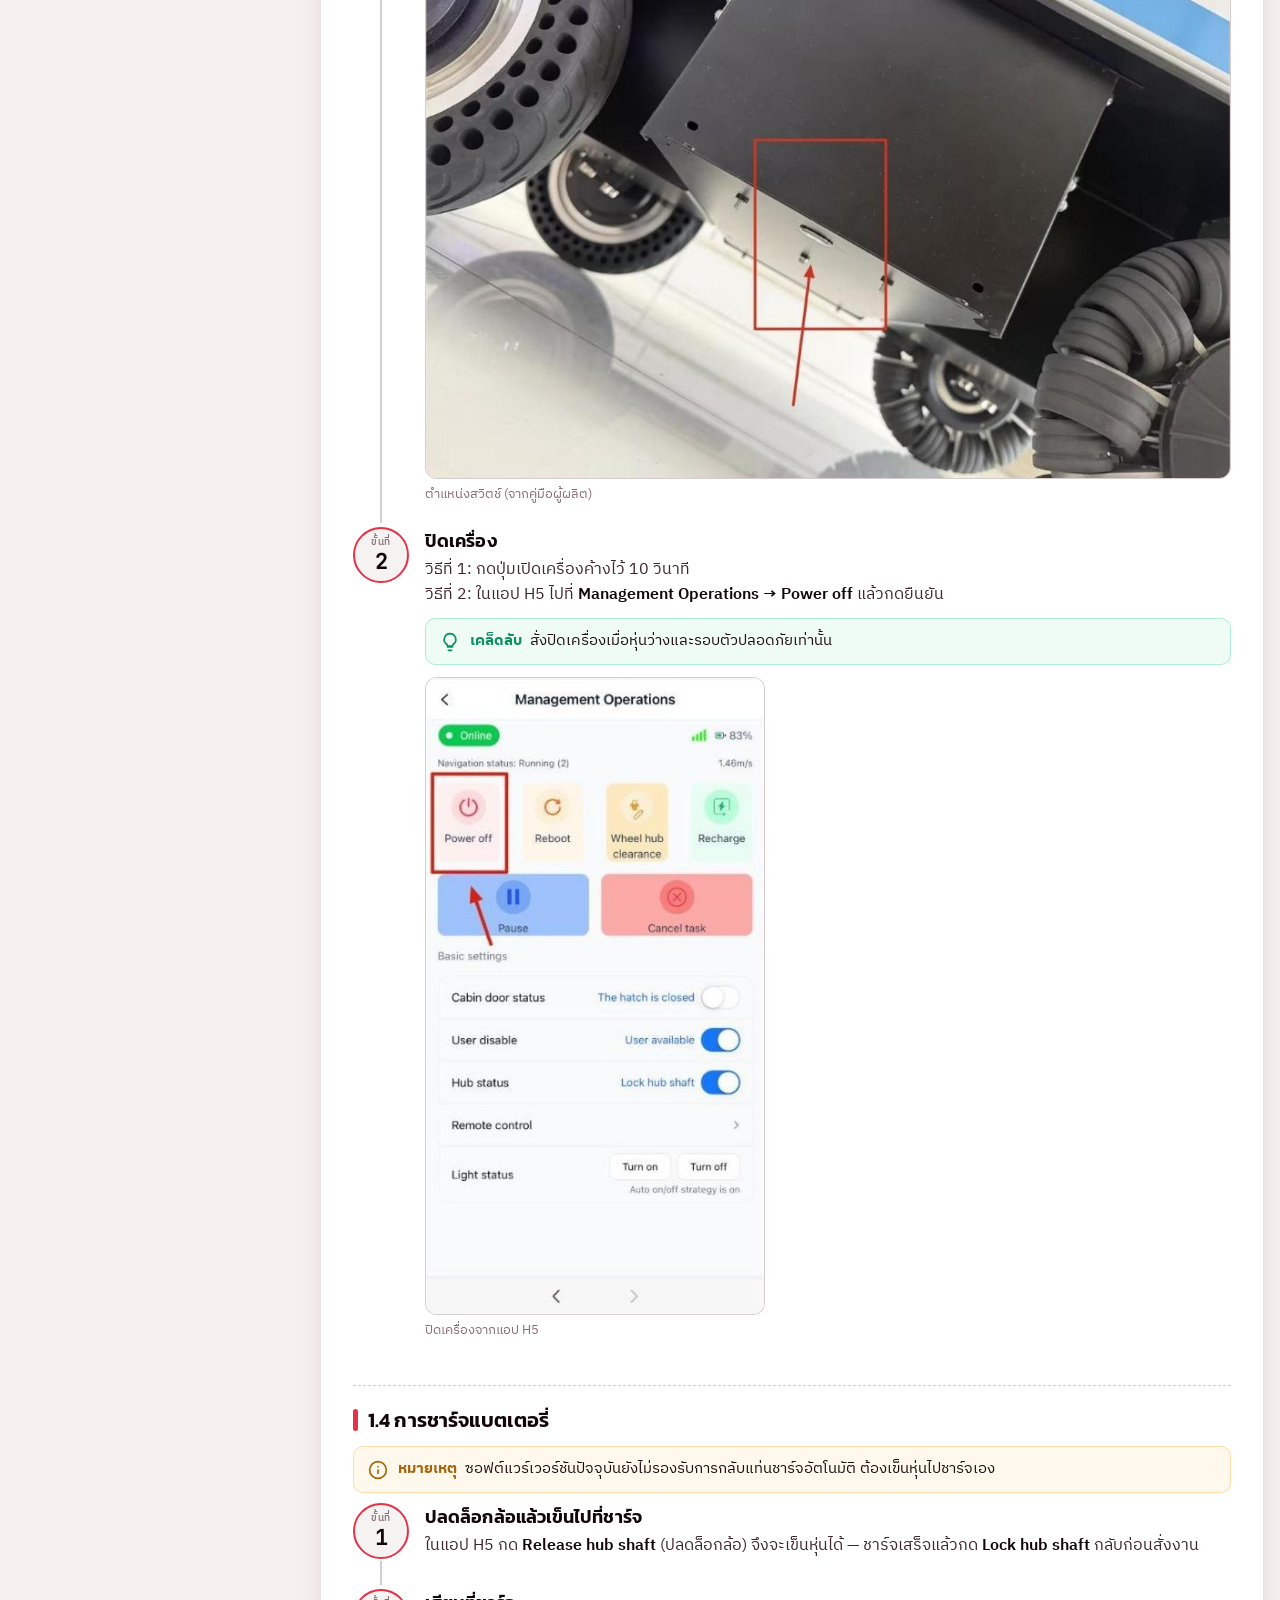
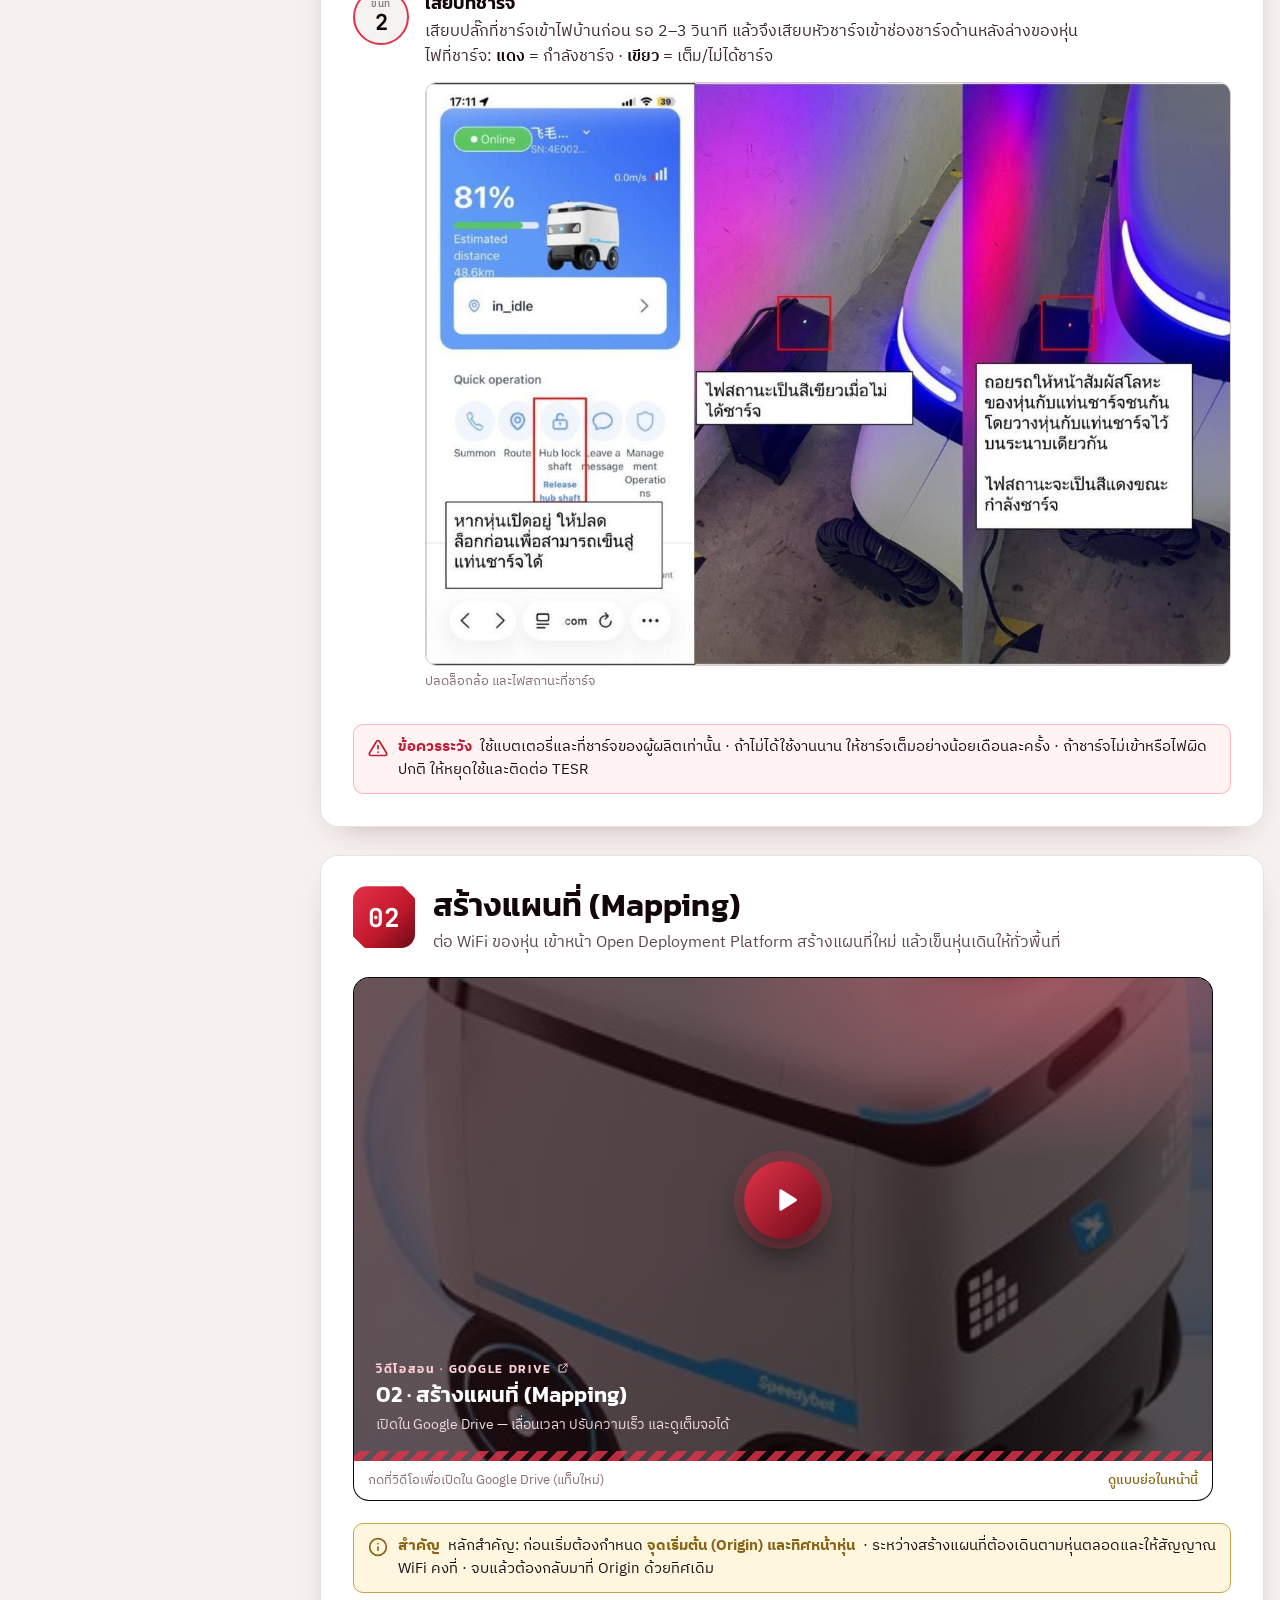
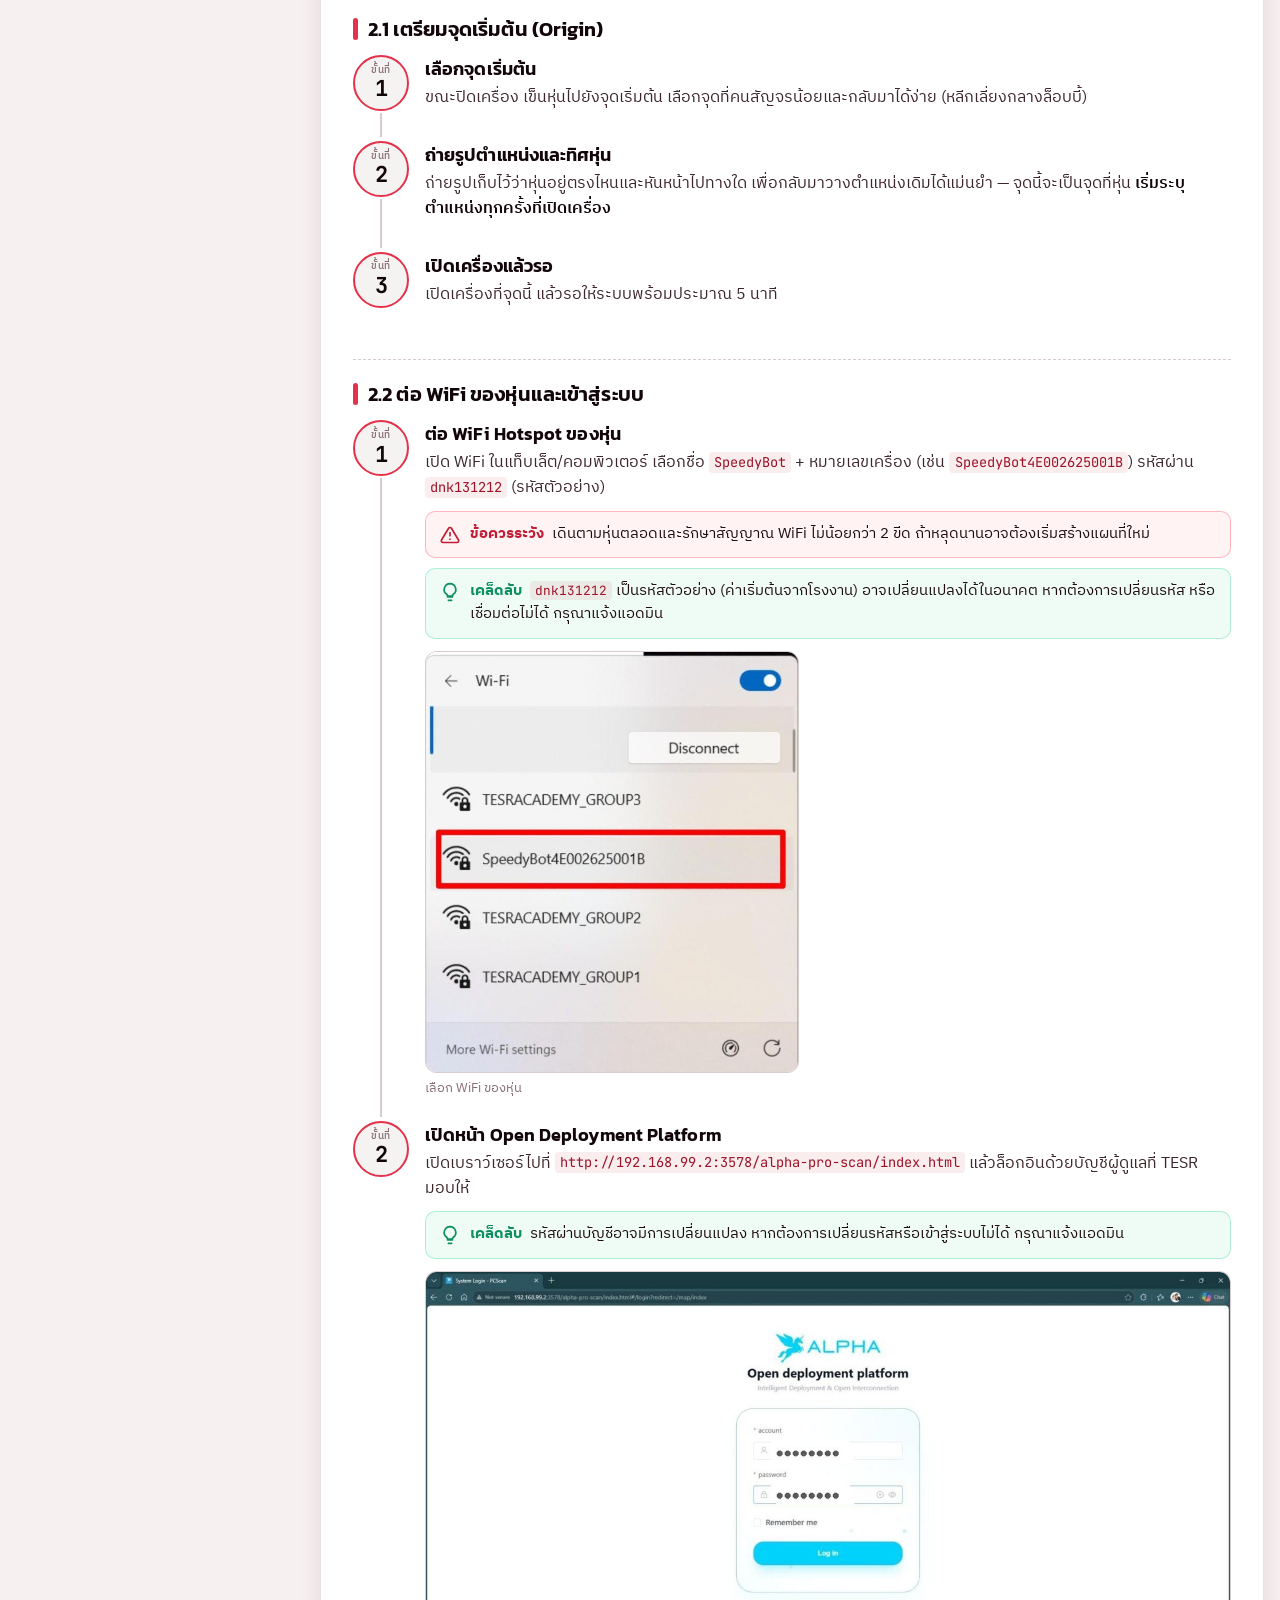
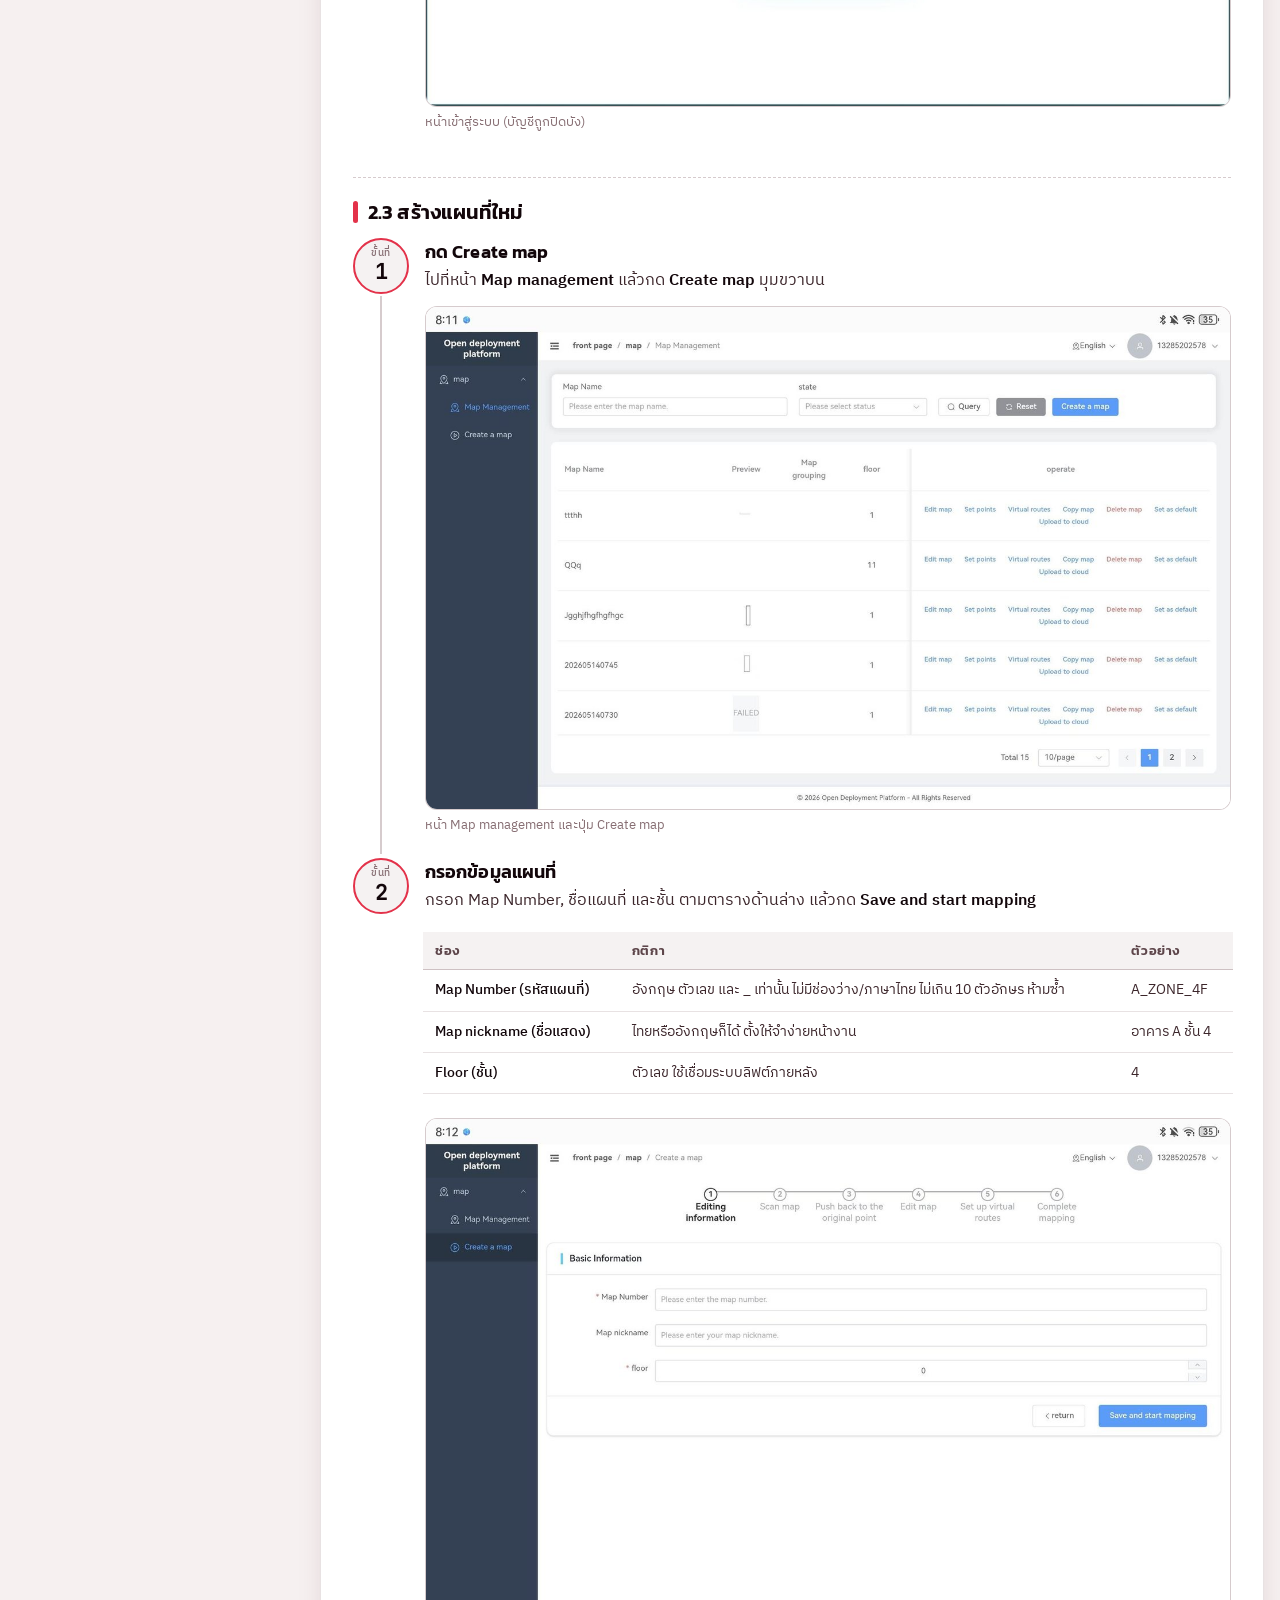
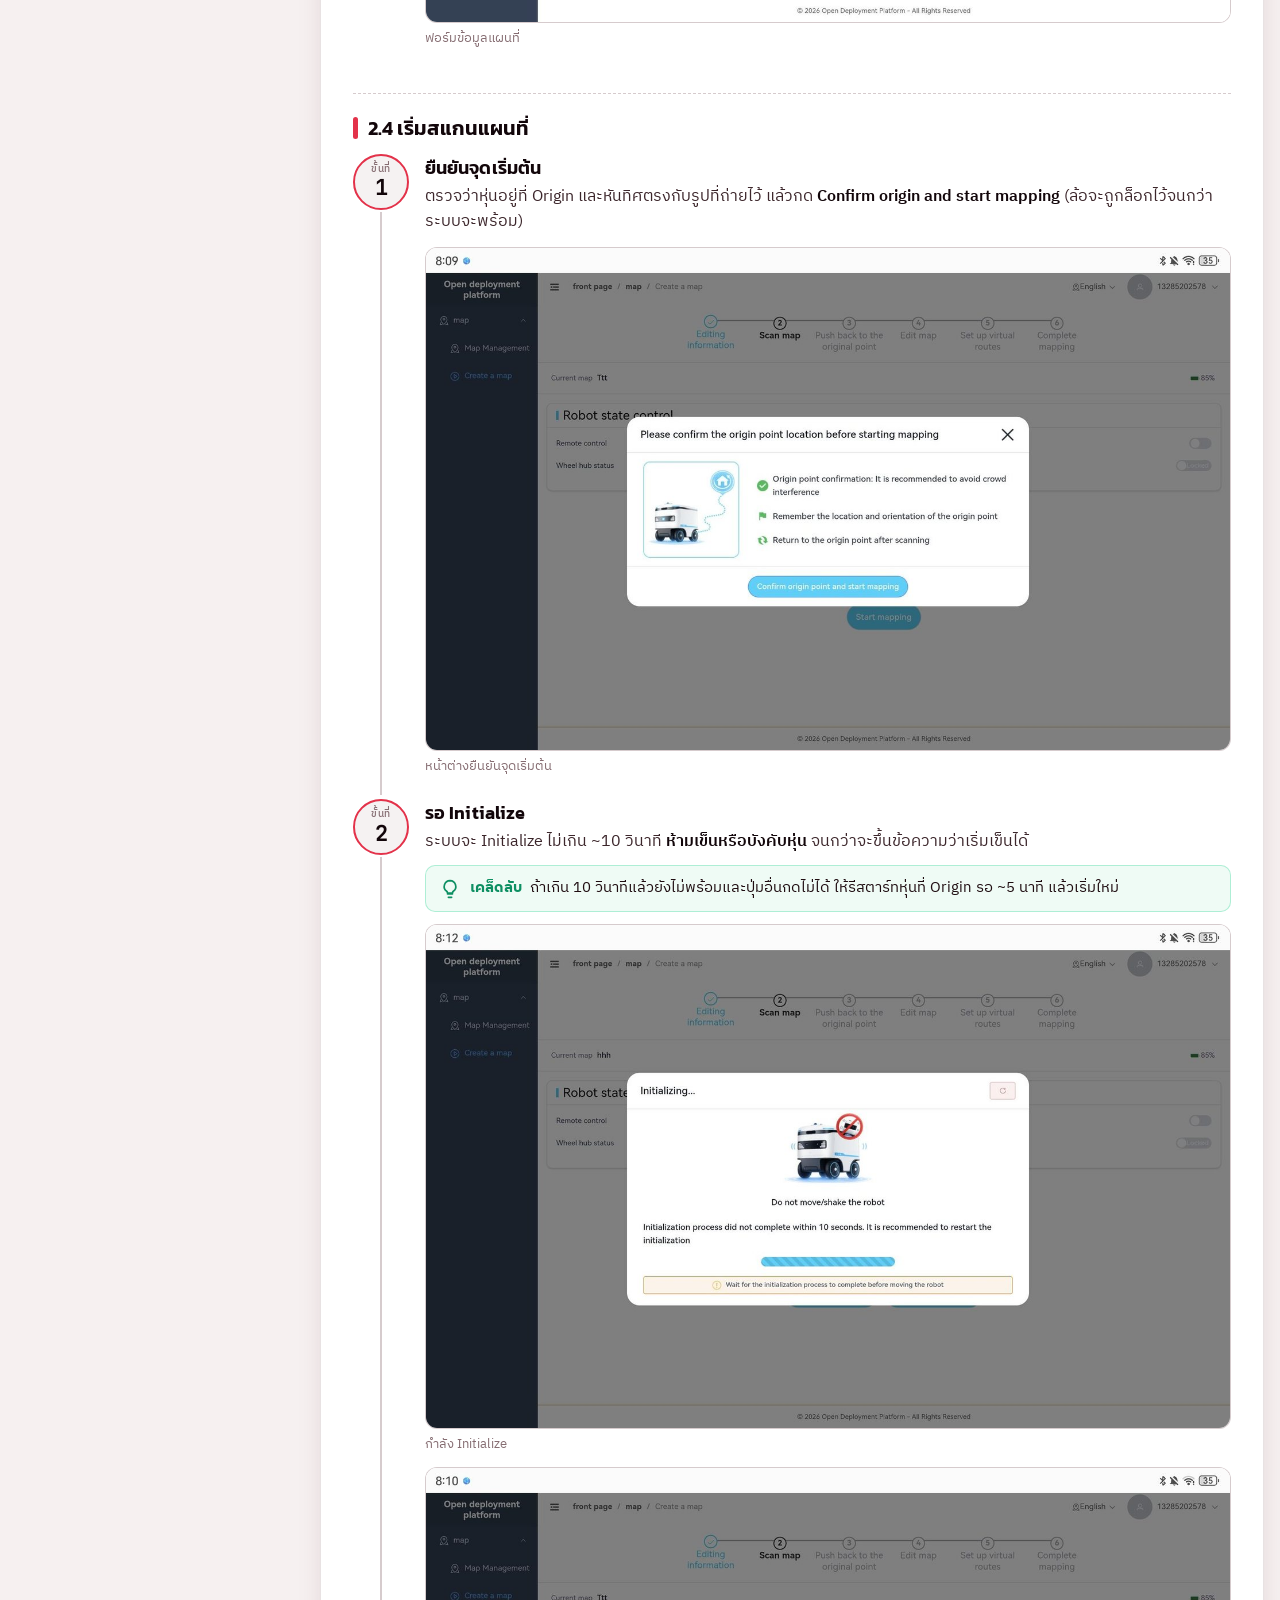
<file: manual.html>
<!doctype html>
<html lang="th">
<head>
  <meta charset="utf-8" />
  <meta name="viewport" content="width=device-width, initial-scale=1" />
  <title>Speedybot Manual · TESR</title>
  <meta name="description" content="คู่มือการใช้งานหุ่นยนต์ส่งของ Speedybot โดย TESR — ติดตั้ง สร้างแผนที่ แก้ไขแผนที่ เพิ่มจุด สั่งงาน และทดสอบ ทีละขั้นตอน พร้อมวิดีโอสอน (ไทย / English)" />
  <meta name="theme-color" content="#120609" />
  <script>(function(){var t,l;try{t=localStorage.getItem("tesr.theme");l=localStorage.getItem("tesr.lang")}catch(e){}if(t!=="light"&&t!=="dark")t=window.matchMedia&&matchMedia("(prefers-color-scheme: light)").matches?"light":"dark";document.documentElement.setAttribute("data-theme",t);var q=(location.search.match(/[?&]lang=(th|en)/)||[])[1];l=q||(l==="en"?"en":"th");document.documentElement.setAttribute("lang",l)})();</script>
  <meta name="referrer" content="no-referrer" />
  <link rel="icon" type="image/png" href="assets/img/favicon.png" />
  <meta property="og:title" content="Speedybot Manual · TESR" />
  <meta property="og:image" content="assets/img/tesr-bg.jpg" />
  <link rel="preconnect" href="https://fonts.googleapis.com" />
  <link rel="preconnect" href="https://fonts.gstatic.com" crossorigin />
  <link href="https://fonts.googleapis.com/css2?family=IBM+Plex+Sans+Thai:wght@400;500;600&family=JetBrains+Mono:wght@400;600&family=Kanit:wght@400;500;600;700&display=swap" rel="stylesheet" />
  <link rel="stylesheet" href="assets/css/style.css" />
  <link rel="stylesheet" href="assets/css/manual.css" />
</head>
<body class="manual-page">

<header class="topbar">
  <div class="wrap">
    <a class="brand" href="#top" aria-label="TESR Speedybot Manual">
      <img src="assets/img/tesr-logo.png" alt="TESR logo" />
      <div><b>TESR <i>·</i> <span class="bn">SPEEDYBOT</span></b><small data-i18n="brandSub">User Manual · คู่มือการใช้งาน</small></div>
    </a>
    <nav class="topnav" id="topnav"></nav>
    <div class="top-right">
      <div class="seg lang-seg" id="langSeg" role="group" aria-label="Language">
        <button type="button" data-lang-set="th">TH</button><button type="button" data-lang-set="en">EN</button>
      </div>
      <a class="btn sm ghost api-link" href="index.html" data-i18n="apiLab">API Lab</a>
      <button class="btn icon theme-btn" id="themeBtn" type="button" aria-label="Theme">
        <svg class="i-moon" viewBox="0 0 24 24" fill="none" stroke="currentColor" stroke-width="2" stroke-linecap="round" stroke-linejoin="round"><path d="M21 12.8A9 9 0 1 1 11.2 3a7 7 0 0 0 9.8 9.8z"/></svg>
        <svg class="i-sun" viewBox="0 0 24 24" fill="none" stroke="currentColor" stroke-width="2" stroke-linecap="round"><circle cx="12" cy="12" r="4.5"/><path d="M12 2v2M12 20v2M4.9 4.9l1.4 1.4M17.7 17.7l1.4 1.4M2 12h2M20 12h2M4.9 19.1l1.4-1.4M17.7 6.3l1.4-1.4"/></svg>
      </button>
      <button class="btn icon menu-btn" id="menuBtn" type="button" aria-label="Menu" aria-expanded="false" aria-controls="mnav">
        <svg viewBox="0 0 24 24" fill="none" stroke="currentColor" stroke-width="2" stroke-linecap="round"><path d="M4 7h16M4 12h16M4 17h16"/></svg>
      </button>
    </div>
  </div>
  <nav class="mnav" id="mnav"></nav>
  <div class="read-progress" id="readProgress"></div>
</header>

<main id="top">
  <section class="m-hero">
    <div class="wrap">
      <div class="m-hero-text">
        <span class="eyebrow" id="heroEyebrow">TESR Robotics · User Manual</span>
        <h1 id="heroTitle"></h1>
        <p class="lead" id="heroSub"></p>
        <div class="hero-actions" id="heroActions"></div>
      </div>
      <figure class="m-hero-fig">
        <img src="assets/img/speedybot.jpg" alt="Speedybot" />
      </figure>
    </div>
    <div class="wrap"><ol class="mflow" id="flow"></ol></div>
  </section>

  <div class="wrap m-layout">
    <aside class="m-toc" id="toc" aria-label="Contents"></aside>
    <article class="m-doc" id="doc"></article>
  </div>
</main>

<footer class="site">
  <div class="wrap">
    <img src="assets/img/tesr-logo.png" alt="TESR" />
    <div class="grow">
      <p><b class="foot-brand">TESR Co., Ltd.</b> · Thai Embedded System and Robotics</p>
      <p id="footSrc"></p>
    </div>
    <p><a href="https://tesrshop.com" target="_blank" rel="noopener">tesrshop.com</a> · <a href="https://tesracademy.com" target="_blank" rel="noopener">tesracademy.com</a></p>
  </div>
</footer>

<button class="to-top" id="toTop" type="button" aria-label="Top">
  <svg viewBox="0 0 24 24" fill="none" stroke="currentColor" stroke-width="2.4" stroke-linecap="round" stroke-linejoin="round"><path d="M6 15l6-6 6 6"/></svg>
</button>

<div class="lightbox" id="lightbox" role="dialog" aria-modal="true" hidden>
  <button class="lb-close" type="button" aria-label="Close">×</button>
  <button class="lb-nav prev" type="button" aria-label="Previous">‹</button>
  <figure><img alt="" /><figcaption></figcaption></figure>
  <button class="lb-nav next" type="button" aria-label="Next">›</button>
</div>

<script src="assets/manual/manual-data.js"></script>
<script src="assets/js/manual.js"></script>
</body>
</html>
</file>
<file: assets/css/style.css>
/* =========================================================================
   TESR · Speedybot API Lab — brand stylesheet
   Crimson + black + white diagonals (TESR banner), gold from the shield.
   ========================================================================= */
:root {
  --bg: #0b0406;
  --ink: #120609;
  --panel: rgba(20, 7, 10, 0.88);
  --panel-solid: #170a0d;
  --panel-2: rgba(40, 12, 18, 0.9);
  --line: rgba(255, 255, 255, 0.09);
  --line-2: rgba(255, 255, 255, 0.16);
  --text: #f6eeee;
  --muted: #c2adb0;
  --dim: #8d7579;
  --red: #c4192d;
  --red-2: #e3324a;
  --red-deep: #6d0b17;
  --red-glow: rgba(227, 50, 74, 0.35);
  --gold: #d8b66c;
  --gold-2: #f1d690;
  --cyan: #2cc7f0;
  --ok: #34d399;
  --warn: #ffb547;
  --bad: #ff5a6e;
  --get: #34d399;
  --post: #f1c35c;
  --put: #ff8a4c;
  --radius: 10px;
  --cut: 16px;
  --f-head: "Kanit", "IBM Plex Sans Thai", system-ui, sans-serif;
  --f-body: "IBM Plex Sans Thai", "Kanit", system-ui, sans-serif;
  --f-mono: "JetBrains Mono", ui-monospace, SFMono-Regular, Menlo, monospace;
  --shadow: 0 18px 40px -18px rgba(0, 0, 0, 0.8);
  /* theme tokens (dark default) */
  --text-2: #e7d9db;
  --strong: #ffffff;
  --fill-1: rgba(255, 255, 255, 0.03);
  --fill-2: rgba(255, 255, 255, 0.055);
  --fill-3: rgba(255, 255, 255, 0.1);
  --sink: rgba(0, 0, 0, 0.38);
  --sink-soft: rgba(0, 0, 0, 0.18);
  --code-bg: #0b0406;
  --code-ink: #ecdfe1;
  --path-bg: rgba(0, 0, 0, 0.35);
  --path-ink: #ecd9dc;
  --inline-code-bg: rgba(255, 255, 255, 0.07);
  --inline-code-ink: #ffd9de;
  --topbar-bg: rgba(12, 4, 7, 0.82);
  --mnav-bg: rgba(14, 5, 8, 0.97);
  --modal-bg: #150709;
  --toast-bg: #1c0a0e;
  --footer-bg: rgba(8, 2, 4, 0.75);
  --step-bg: rgba(14, 5, 8, 0.55);
  --cat-end: rgba(22, 8, 11, 0.85);
  --track: #3a2328;
  --knob: #d9c7ca;
  --stripe: rgba(255, 255, 255, 0.85);
  --gold-ink: #f1d690;
  --key-ink: #ffd1d7;
  --icon-ink: #ffd6dc;
  --danger-ink: #ffc2ca;
  --motion-ink: #ffb0ba;
  --motion-box-ink: #ffc9d0;
  --ok-ink: #c7f1df;
  --ok-text: #34d399;
  --warn-text: #ffb547;
  --bad-text: #ff5a6e;
  --zh: #a89093;
  --expand-bg: rgba(216, 182, 108, 0.12);
  --expand-line: rgba(216, 182, 108, 0.6);
  --expand-ink: #f1d690;
  --map-bg: #0f0709;
  --map-grid: rgba(255, 255, 255, 0.035);
  --veil:
    radial-gradient(1200px 600px at 85% -10%, rgba(196, 25, 45, 0.25), transparent 60%),
    linear-gradient(180deg, rgba(11, 4, 6, 0.62) 0, rgba(11, 4, 6, 0.9) 70vh, rgba(9, 3, 5, 0.95) 100%);
  color-scheme: dark;
}

/* ---------------------------------------------------------------- LIGHT THEME */
:root[data-theme="light"] {
  --bg: #f6f0f0;
  --panel: rgba(255, 255, 255, 0.95);
  --panel-solid: #ffffff;
  --line: rgba(70, 20, 28, 0.12);
  --line-2: rgba(70, 20, 28, 0.22);
  --text: #1f0d11;
  --text-2: #3c262b;
  --muted: #5d454a;
  --dim: #866d72;
  --strong: #12060a;
  --red-glow: rgba(196, 25, 45, 0.28);
  --shadow: 0 14px 34px -20px rgba(70, 20, 28, 0.38);
  --fill-1: rgba(70, 20, 28, 0.03);
  --fill-2: rgba(70, 20, 28, 0.055);
  --fill-3: rgba(70, 20, 28, 0.1);
  --sink: #ffffff;
  --sink-soft: rgba(70, 20, 28, 0.03);
  --path-bg: rgba(70, 20, 28, 0.06);
  --path-ink: #3b1f25;
  --inline-code-bg: rgba(179, 25, 45, 0.08);
  --inline-code-ink: #9c1328;
  --topbar-bg: rgba(255, 251, 251, 0.88);
  --mnav-bg: rgba(255, 251, 251, 0.98);
  --modal-bg: #ffffff;
  --toast-bg: #ffffff;
  --footer-bg: rgba(255, 250, 250, 0.88);
  --step-bg: rgba(255, 255, 255, 0.8);
  --cat-end: rgba(255, 255, 255, 0.94);
  --track: #d9cbcd;
  --knob: #ffffff;
  --stripe: #1f0d11;
  --gold-ink: #8a6413;
  --key-ink: #a3132a;
  --icon-ink: #b3192d;
  --danger-ink: #b3192d;
  --motion-ink: #b3192d;
  --motion-box-ink: #8f1022;
  --ok-ink: #0b6b4a;
  --ok-text: #0d8f62;
  --warn-text: #a5650c;
  --bad-text: #c21d35;
  --zh: #8f7479;
  --expand-bg: #fff6e0;
  --expand-line: #c9a24a;
  --expand-ink: #6f4f0c;
  --map-bg: #f4eeee;
  --map-grid: rgba(70, 20, 28, 0.06);
  --veil:
    radial-gradient(1200px 600px at 85% -10%, rgba(196, 25, 45, 0.16), transparent 60%),
    linear-gradient(180deg, rgba(246, 240, 240, 0.8) 0, rgba(246, 240, 240, 0.93) 70vh, rgba(246, 240, 240, 0.96) 100%);
  color-scheme: light;
}

* { box-sizing: border-box; }
html { scroll-behavior: smooth; scroll-padding-top: 84px; }
body {
  margin: 0;
  font-family: var(--f-body);
  font-size: 15.5px;
  line-height: 1.6;
  color: var(--text);
  background: var(--bg);
  overflow-x: hidden;
  -webkit-font-smoothing: antialiased;
}
/* fixed brand background (works on iOS, unlike background-attachment: fixed) */
body::before {
  content: "";
  position: fixed; inset: 0; z-index: -2;
  background: url("../img/tesr-bg.jpg") center / cover no-repeat;
}
body::after {
  content: "";
  position: fixed; inset: 0; z-index: -1;
  background: var(--veil);
}
a { color: var(--gold-ink); text-decoration: none; }
a:hover { text-decoration: underline; }
img { max-width: 100%; display: block; }
code, pre, kbd { font-family: var(--f-mono); }
code { font-size: 0.88em; background: var(--inline-code-bg); padding: 0.1em 0.38em; border-radius: 4px; color: var(--inline-code-ink); }
h1, h2, h3, h4 { font-family: var(--f-head); font-weight: 600; line-height: 1.2; margin: 0; letter-spacing: 0.005em; }
[hidden] { display: none !important; }
.sr { position: absolute; width: 1px; height: 1px; overflow: hidden; clip: rect(0 0 0 0); }
::selection { background: var(--red); color: #fff; }

.wrap { width: min(1280px, 100% - 32px); margin-inline: auto; }

/* ---------------------------------------------------------------- topbar */
.topbar {
  position: sticky; top: 0; z-index: 50;
  background: var(--topbar-bg);
  backdrop-filter: blur(14px) saturate(140%);
  -webkit-backdrop-filter: blur(14px) saturate(140%);
  border-bottom: 1px solid var(--line);
}
.topbar::after { /* red-white diagonal hairline */
  content: ""; position: absolute; left: 0; right: 0; bottom: -3px; height: 3px;
  background: repeating-linear-gradient(-45deg, var(--red) 0 14px, transparent 14px 20px, rgba(255,255,255,.7) 20px 24px, transparent 24px 30px);
  opacity: 0.55;
}
.topbar .wrap { display: flex; align-items: center; gap: 14px; height: 66px; }
.brand { display: flex; align-items: center; gap: 10px; color: var(--text); text-decoration: none !important; min-width: 0; }
.brand img { width: 40px; height: 44px; object-fit: contain; filter: drop-shadow(0 2px 6px rgba(0,0,0,.6)); }
.brand b { font-family: var(--f-head); font-weight: 700; font-size: 19px; letter-spacing: 0.06em; color: var(--strong); }
.brand b i { font-style: normal; color: var(--red-2); }
.brand small { display: block; font-size: 11.5px; color: var(--muted); letter-spacing: 0.08em; text-transform: uppercase; white-space: nowrap; }
.topnav { display: flex; gap: 2px; margin-left: 12px; }
.topnav a { color: var(--muted); font-size: 14px; padding: 8px 12px; border-radius: 8px; text-decoration: none; }
.topnav a:hover { color: var(--strong); background: var(--fill-2); }
.topnav a.nav-manual { color: var(--gold-ink); border: 1px solid var(--expand-line); margin-left: 6px; }
.top-right { margin-left: auto; display: flex; align-items: center; gap: 10px; }

.pill {
  display: inline-flex; align-items: center; gap: 8px; height: 36px; padding: 0 14px;
  border-radius: 999px; border: 1px solid var(--line-2); background: var(--fill-1);
  font-size: 13px; color: var(--muted); white-space: nowrap;
}
.dot { width: 9px; height: 9px; border-radius: 50%; background: var(--dim); flex: none; }
.dot.ok { background: var(--ok); box-shadow: 0 0 0 4px rgba(52, 211, 153, 0.18); }
.dot.bad { background: var(--bad); box-shadow: 0 0 0 4px rgba(255, 90, 110, 0.18); }
.dot.warn { background: var(--warn); }
.dot.live { animation: pulse 1.6s infinite; }
@keyframes pulse { 0%,100% { box-shadow: 0 0 0 0 rgba(52,211,153,.5);} 70% { box-shadow: 0 0 0 8px rgba(52,211,153,0);} }

/* ARM switch */
.arm {
  display: inline-flex; align-items: center; gap: 10px; height: 36px; padding: 0 6px 0 12px;
  border-radius: 999px; border: 1px solid var(--line-2); background: var(--fill-1);
  cursor: pointer; user-select: none; font-family: var(--f-head); font-size: 13px; letter-spacing: .08em; color: var(--muted);
}
.arm .sw { width: 42px; height: 24px; border-radius: 999px; background: var(--track); position: relative; transition: background .2s; }
.arm .sw::after { content: ""; position: absolute; top: 3px; left: 3px; width: 18px; height: 18px; border-radius: 50%; background: var(--knob); transition: transform .2s; box-shadow: 0 1px 3px rgba(0,0,0,.25); }
.arm.on { border-color: rgba(227, 50, 74, 0.7); color: var(--strong); background: rgba(196, 25, 45, 0.22); box-shadow: 0 0 22px -4px var(--red-glow); }
.arm.on .sw { background: var(--red-2); }
.arm.on .sw::after { transform: translateX(18px); background: #fff; }

/* ---------------------------------------------------------------- buttons */
.btn {
  --b: var(--line-2);
  display: inline-flex; align-items: center; justify-content: center; gap: 8px;
  height: 40px; padding: 0 16px; border-radius: 8px; border: 1px solid var(--b);
  background: var(--fill-2); color: var(--text);
  font: 500 14px/1 var(--f-body); cursor: pointer; white-space: nowrap;
  transition: background .15s, border-color .15s, transform .08s, box-shadow .15s;
  text-decoration: none !important;
}
.btn:hover { background: var(--fill-3); }
.btn:active { transform: translateY(1px); }
.btn:disabled { opacity: 0.45; cursor: not-allowed; }
.btn svg { width: 17px; height: 17px; flex: none; }
.btn.primary {
  border-color: transparent; color: #fff; font-weight: 600;
  background: linear-gradient(135deg, var(--red-2), var(--red) 55%, var(--red-deep));
  box-shadow: 0 8px 22px -10px var(--red-glow), inset 0 1px 0 rgba(255,255,255,.25);
}
.btn.primary:hover { filter: brightness(1.1); }
.btn.gold { border-color: var(--expand-line); color: var(--gold-ink); background: rgba(216, 182, 108, 0.08); }
.btn.gold:hover { background: rgba(216, 182, 108, 0.16); }
.btn.ghost { background: transparent; }
.btn.sm { height: 32px; padding: 0 11px; font-size: 13px; border-radius: 7px; }
.btn.xs { height: 26px; padding: 0 9px; font-size: 12px; border-radius: 6px; gap: 5px; }
.btn.icon { width: 40px; padding: 0; }
.btn.danger { border-color: rgba(227, 50, 74, 0.5); color: var(--danger-ink); }
.btn.motion-locked { border-style: dashed; }

/* ---------------------------------------------------------------- hero */
.hero { position: relative; padding: 64px 0 40px; }
.hero .wrap { display: grid; grid-template-columns: 1.08fr 0.92fr; gap: 40px; align-items: center; }
.eyebrow {
  display: inline-flex; align-items: center; gap: 10px; font-family: var(--f-head);
  font-size: 13px; letter-spacing: 0.22em; text-transform: uppercase; color: var(--gold-ink);
}
.eyebrow::before { content: ""; width: 34px; height: 8px; background: repeating-linear-gradient(-45deg, var(--red-2) 0 5px, transparent 5px 8px); }
.hero h1 { font-size: clamp(36px, 5.4vw, 66px); font-weight: 700; margin: 14px 0 16px; letter-spacing: -0.005em; }
.hero h1 .accent { color: var(--red-2); text-shadow: 0 0 40px rgba(227, 50, 74, 0.45); }
.hero h1 small { display: block; font-size: 0.42em; font-weight: 400; color: var(--muted); letter-spacing: 0.02em; margin-top: 8px; }
.hero p.lead { font-size: 17px; color: var(--text-2); max-width: 60ch; margin: 0 0 26px; }
.hero-actions { display: flex; flex-wrap: wrap; gap: 10px; }
.steps { display: grid; grid-template-columns: repeat(3, 1fr); gap: 10px; margin-top: 30px; max-width: 640px; }
.step { padding: 14px 14px 12px; border: 1px solid var(--line); border-radius: var(--radius); background: var(--step-bg); }
.step > b { font-family: var(--f-head); font-size: 26px; color: var(--red-2); line-height: 1; display: block; }
.step > span { font-size: 13.5px; color: var(--muted); }

.robot-fig { position: relative; }
.fig-wrap { position: relative; }
.robot-fig .frame {
  position: relative; border-radius: 18px; overflow: hidden; background: #dfe9f1;
  box-shadow: 0 40px 80px -30px rgba(0, 0, 0, 0.9), 0 0 0 1px rgba(255, 255, 255, 0.08);
  clip-path: polygon(0 0, calc(100% - 34px) 0, 100% 34px, 100% 100%, 34px 100%, 0 calc(100% - 34px));
}
.robot-fig .frame img { width: 100%; }
.robot-fig .tag {
  position: absolute; left: -10px; bottom: 22px; z-index: 3;
  background: var(--red); color: #fff; font-family: var(--f-head); font-weight: 600; letter-spacing: 0.08em;
  padding: 7px 14px 7px 16px; font-size: 13px; clip-path: polygon(0 0, 100% 0, calc(100% - 10px) 100%, 0 100%);
}
.hotspot {
  position: absolute; z-index: 2; transform: translate(-50%, -50%);
  width: 28px; height: 28px; border-radius: 50%; border: 0; padding: 0; cursor: pointer;
  background: rgba(196, 25, 45, 0.92); color: #fff; font: 700 13px/28px var(--f-head);
  box-shadow: 0 0 0 4px rgba(255, 255, 255, 0.55), 0 6px 14px rgba(0, 0, 0, 0.35);
}
.hotspot::before { content: ""; position: absolute; inset: -9px; border-radius: 50%; border: 2px solid rgba(196, 25, 45, 0.7); animation: ring 2.2s infinite; }
@keyframes ring { 0% { transform: scale(.7); opacity: 1; } 100% { transform: scale(1.5); opacity: 0; } }
.hotspot .tip {
  position: absolute; left: 50%; bottom: calc(100% + 10px); transform: translateX(-50%);
  background: #140709; border: 1px solid var(--line-2); color: #fff; white-space: nowrap;
  font: 500 12.5px/1.3 var(--f-body); padding: 7px 10px; border-radius: 8px; pointer-events: none;
  opacity: 0; transition: opacity .15s; box-shadow: var(--shadow);
}
.hotspot:hover .tip, .hotspot:focus-visible .tip { opacity: 1; }
.legend { display: grid; grid-template-columns: 1fr 1fr; gap: 6px 14px; margin-top: 16px; font-size: 13px; color: var(--muted); }
.legend button { all: unset; cursor: pointer; display: flex; gap: 8px; align-items: center; }
.legend button:hover { color: var(--strong); }
.legend i { font-style: normal; width: 20px; height: 20px; border-radius: 50%; background: var(--red); color: #fff; display: grid; place-items: center; font: 700 11px var(--f-head); flex: none; }

/* ---------------------------------------------------------------- sections */
section.block { padding: 56px 0; }
.sec-head { display: flex; align-items: flex-end; justify-content: space-between; gap: 20px; margin-bottom: 26px; flex-wrap: wrap; }
.sec-head h2 { font-size: clamp(26px, 3.2vw, 38px); position: relative; padding-left: 24px; }
.sec-head h2::before {
  content: ""; position: absolute; left: 0; top: 0.12em; bottom: 0.12em; width: 10px;
  background: repeating-linear-gradient(-45deg, var(--red-2) 0 6px, var(--stripe) 6px 8px, var(--red-2) 8px 12px);
  clip-path: polygon(0 0, 100% 8px, 100% 100%, 0 calc(100% - 8px));
}
.sec-head h2 small { display: block; font-size: 14px; font-family: var(--f-body); color: var(--gold-ink); letter-spacing: 0.16em; text-transform: uppercase; margin-bottom: 6px; font-weight: 500; }
.sec-head p { margin: 0; color: var(--muted); max-width: 58ch; }

.card {
  position: relative; background: var(--panel); border: 1px solid var(--line); border-radius: var(--radius);
  box-shadow: var(--shadow);
  /* no backdrop-filter here: Chrome skips painting some children inside blurred cards */
}
.card.cut::before { /* angular corner like the logo */
  content: ""; position: absolute; right: -1px; top: -1px; width: var(--cut); height: var(--cut);
  background: linear-gradient(225deg, var(--bg) 50%, var(--red) 50%, var(--red) calc(50% + 2px), transparent calc(50% + 2px));
  border-top-right-radius: var(--radius);
}
.card-pad { padding: 20px; }

/* specs */
.about-grid { display: grid; grid-template-columns: 0.9fr 1.1fr; gap: 22px; }
.specs { display: grid; grid-template-columns: repeat(3, 1fr); gap: 1px; background: var(--line); border-radius: var(--radius); overflow: hidden; }
.spec { background: var(--panel-solid); padding: 16px; }
.spec b { display: block; font-family: var(--f-head); font-size: 22px; color: var(--strong); font-weight: 600; }
.spec b small { font-size: 13px; color: var(--muted); font-weight: 400; margin-left: 2px; }
.spec span { font-size: 12.5px; color: var(--dim); text-transform: uppercase; letter-spacing: 0.08em; }
.scenes { display: grid; grid-template-columns: repeat(3, 1fr); gap: 10px; margin-top: 14px; }
.scene { border-radius: 8px; overflow: hidden; position: relative; }
.scene img { aspect-ratio: 4 / 3; object-fit: cover; width: 100%; }
.scene span { position: absolute; left: 8px; bottom: 8px; background: rgba(12,4,7,.8); color: #fff; padding: 3px 9px; border-radius: 5px; font-size: 12px; }
.lidar-card { display: grid; grid-template-columns: 150px 1fr; gap: 16px; align-items: center; }
.lidar-card img { border-radius: 10px; background: #e9eef2; }

/* ---------------------------------------------------------------- dashboard */
.dash { display: grid; grid-template-columns: 1.55fr 1fr; gap: 18px; }
.tiles { display: grid; grid-template-columns: repeat(4, 1fr); gap: 10px; }
.tile { padding: 14px; border: 1px solid var(--line); border-radius: 9px; background: var(--fill-1); min-width: 0; }
.tile span { display: block; font-size: 12px; color: var(--dim); letter-spacing: 0.06em; text-transform: uppercase; }
.tile b { display: block; font-family: var(--f-head); font-size: 22px; font-weight: 600; margin-top: 2px; white-space: nowrap; overflow: hidden; text-overflow: ellipsis; }
.battery { height: 6px; border-radius: 4px; background: var(--fill-3); margin-top: 8px; overflow: hidden; }
.battery i { display: block; height: 100%; width: 0; background: linear-gradient(90deg, var(--ok), #8ef0c7); transition: width .6s; }
.battery i.low { background: linear-gradient(90deg, var(--bad), var(--warn)); }
.dash-head { display: flex; align-items: center; gap: 10px; flex-wrap: wrap; margin-bottom: 14px; }
.dash-head h3 { font-size: 18px; margin-right: auto; display: flex; align-items: center; gap: 10px; }
.switch { display: inline-flex; align-items: center; gap: 8px; font-size: 13px; color: var(--muted); cursor: pointer; user-select: none; }
.switch input { appearance: none; width: 34px; height: 20px; border-radius: 999px; background: var(--track); position: relative; cursor: pointer; margin: 0; transition: background .2s; }
.switch input::after { content: ""; position: absolute; top: 3px; left: 3px; width: 14px; height: 14px; border-radius: 50%; background: var(--knob); transition: transform .2s; box-shadow: 0 1px 3px rgba(0,0,0,.25); }
.switch input:checked { background: var(--ok); }
.switch input:checked::after { transform: translateX(14px); background: #fff; }

.map-box {
  position: relative; height: 380px; border-radius: 9px; overflow: hidden; border: 1px solid var(--line);
  background:
    linear-gradient(var(--map-grid) 1px, transparent 1px) 0 0 / 24px 24px,
    linear-gradient(90deg, var(--map-grid) 1px, transparent 1px) 0 0 / 24px 24px,
    var(--map-bg);
  touch-action: none; cursor: grab;
}
.map-box.drag { cursor: grabbing; }
.map-box canvas { position: absolute; inset: 0; width: 100%; height: 100%; }
.map-empty { position: absolute; inset: 0; display: grid; place-items: center; text-align: center; color: var(--dim); font-size: 14px; padding: 20px; }
.map-tools { position: absolute; right: 10px; top: 10px; display: flex; flex-direction: column; gap: 6px; z-index: 2; }
.map-tools .btn { width: 34px; height: 34px; padding: 0; background: rgba(12,4,7,.82); color: #fff; border-color: rgba(255,255,255,.18); }
.map-info { position: absolute; left: 10px; bottom: 10px; z-index: 2; font: 12px var(--f-mono); color: #d9c7ca; background: rgba(12,4,7,.82); padding: 5px 9px; border-radius: 6px; }
.map-pop {
  position: absolute; z-index: 3; min-width: 190px; background: #160809; color: #f6eeee; border: 1px solid rgba(255,255,255,.16); border-radius: 10px;
  padding: 12px; box-shadow: var(--shadow); transform: translate(-50%, calc(-100% - 16px));
}
.map-pop h4 { font-size: 15px; margin-bottom: 2px; }
.map-pop p { margin: 0 0 10px; font-size: 12px; color: #c2adb0; font-family: var(--f-mono); }

.points-list { display: flex; flex-wrap: wrap; gap: 6px; margin-top: 12px; max-height: 120px; overflow: auto; }
.points-list .chip { display: inline-flex; align-items: center; gap: 6px; padding: 5px 6px 5px 10px; border: 1px solid var(--line); border-radius: 7px; font-size: 13px; background: var(--fill-1); }
.points-list .chip em { font-style: normal; color: var(--dim); font-size: 11.5px; }

.pad { display: grid; grid-template-columns: repeat(3, 64px); grid-template-rows: repeat(3, 64px); gap: 8px; justify-content: center; margin: 6px auto 10px; }
.pad button {
  border: 1px solid var(--line-2); background: var(--fill-2); color: var(--text); border-radius: 12px; cursor: pointer;
  display: grid; place-items: center; transition: background .12s, transform .06s; touch-action: none; user-select: none;
}
.pad button svg { width: 26px; height: 26px; }
.pad button:hover { background: var(--fill-3); }
.pad button.held { background: var(--red); border-color: var(--red-2); color: #fff; transform: scale(0.96); }
.pad .stop-btn { background: linear-gradient(135deg, #ff4258, #9e0f20); border-color: #ff6b7d; color: #fff; font: 700 13px var(--f-head); letter-spacing: .08em; }
.pad.locked button:not(.stop-btn) { opacity: 0.4; }
.pad-note { text-align: center; font-size: 12.5px; color: var(--dim); }
.quick { display: grid; grid-template-columns: 1fr 1fr; gap: 8px; }
.quick .btn { justify-content: flex-start; height: 38px; font-size: 13.5px; }
.divider { height: 1px; background: var(--line); margin: 16px 0; }
.log { font: 12px/1.55 var(--f-mono); max-height: 150px; overflow: auto; color: var(--muted); }
.log div { display: flex; gap: 8px; white-space: nowrap; }
.log time { color: var(--dim); }
.log .ok { color: var(--ok-text); }
.log .bad { color: var(--bad-text); }

/* ---------------------------------------------------------------- sign explainer */
.sign-grid { display: grid; grid-template-columns: 1fr 1fr; gap: 18px; }
.flow { counter-reset: s; display: grid; gap: 10px; }
.flow li { list-style: none; position: relative; padding: 12px 14px 12px 54px; border: 1px solid var(--line); border-radius: 9px; background: var(--fill-1); }
.flow li::before {
  counter-increment: s; content: counter(s); position: absolute; left: 12px; top: 12px; width: 28px; height: 28px;
  display: grid; place-items: center; font: 700 14px var(--f-head); color: #fff; background: var(--red);
  clip-path: polygon(0 0, 100% 0, 100% 70%, 70% 100%, 0 100%);
}
.flow li b { font-family: var(--f-head); font-weight: 500; }
.flow li p { margin: 2px 0 0; font-size: 13.5px; color: var(--muted); }
.mono-box {
  font: 12.5px/1.6 var(--f-mono); background: var(--code-bg); border: 1px solid var(--line); border-radius: 8px;
  padding: 12px 14px; overflow-x: auto; white-space: pre-wrap; word-break: break-all; color: var(--code-ink);
}
.mono-box .s { color: var(--gold-2); }
.mono-box .p { color: var(--cyan); }
.mono-box .f { color: #ffb3bd; }
.mono-box .h { color: var(--ok); }
.kv { display: grid; grid-template-columns: max-content 1fr; gap: 4px 14px; font-size: 13px; }
.kv dt { color: var(--dim); font-family: var(--f-mono); }
.kv dd { margin: 0; font-family: var(--f-mono); word-break: break-all; }

/* ---------------------------------------------------------------- explorer */
.explorer { display: grid; grid-template-columns: 250px minmax(0, 1fr); gap: 22px; align-items: start; }
.side { position: sticky; top: 86px; max-height: calc(100vh - 100px); overflow: auto; padding: 10px; }
.side input[type="search"] {
  width: 100%; height: 38px; border-radius: 8px; border: 1px solid var(--line-2); background: var(--sink);
  color: var(--text); padding: 0 12px; font: 14px var(--f-body); margin-bottom: 8px;
}
.side h5 { font: 600 12px var(--f-head); letter-spacing: 0.14em; text-transform: uppercase; color: var(--gold-ink); margin: 14px 8px 6px; }
.side a { display: flex; gap: 8px; align-items: center; padding: 6px 8px; border-radius: 6px; font-size: 13.5px; color: var(--muted); text-decoration: none; }
.side a:hover, .side a.active { background: var(--fill-2); color: var(--strong); }
.side a .no { font: 600 11px var(--f-mono); color: var(--dim); width: 22px; flex: none; }
.side a.off { opacity: .5; }
.m { font: 700 10.5px/1 var(--f-mono); padding: 4px 6px; border-radius: 4px; letter-spacing: 0.04em; flex: none; }
.m.GET { color: #062b1e; background: var(--get); }
.m.POST { color: #2e2104; background: var(--post); }
.m.PUT { color: #2f1102; background: var(--put); }

.cat { margin-bottom: 40px; }
.cat-banner {
  display: grid; grid-template-columns: 180px 1fr; gap: 20px; align-items: center; padding: 16px; margin-bottom: 14px;
  background: linear-gradient(110deg, rgba(196, 25, 45, 0.22), var(--cat-end) 45%);
}
.cat-banner h3 { font-size: 24px; display: flex; align-items: center; gap: 12px; }
.cat-banner h3 small { font: 500 13px var(--f-body); color: var(--gold-ink); letter-spacing: .1em; text-transform: uppercase; }
.cat-banner p { margin: 6px 0 0; color: var(--muted); font-size: 14.5px; }
.mini-robot { position: relative; border-radius: 10px; overflow: hidden; background: #dfe9f1; }
.mini-robot img { width: 100%; }
.mini-robot .ring {
  position: absolute; width: 34px; height: 34px; border-radius: 50%; transform: translate(-50%, -50%);
  border: 3px solid var(--red-2); box-shadow: 0 0 0 4px rgba(227, 50, 74, 0.25), 0 0 18px rgba(227, 50, 74, .7);
}

.ep { margin-bottom: 14px; overflow: hidden; min-width: 0; scroll-margin-top: 90px; }
.ep.flash { animation: flash 1.4s; }
@keyframes flash { 0%, 40% { box-shadow: 0 0 0 2px var(--red-2), var(--shadow); } 100% { box-shadow: var(--shadow); } }
.ep-head { display: flex; gap: 14px; align-items: center; padding: 16px 18px; cursor: pointer; transition: background .15s; flex-wrap: wrap; row-gap: 10px; }
.ep-head:hover { background: var(--fill-1); }
/* quick controls on every card header: status · ลองเลย · รายละเอียด */
.ep-ctl { display: flex; align-items: center; gap: 8px; flex: none; margin-left: auto; }
.ep-ctl .btn { height: 38px; }
.head-run { min-width: 112px; }
.head-status { font: 600 11.5px var(--f-mono); padding: 4px 8px; border-radius: 6px; white-space: nowrap; }
.head-status:empty { display: none; }
.head-status.ok { color: var(--ok-text); background: rgba(52,211,153,.13); }
.head-status.bad { color: var(--bad-text); background: rgba(255,90,110,.14); }
.ep-expand {
  border: 1.5px solid var(--expand-line); background: var(--expand-bg); color: var(--expand-ink);
  font-weight: 600; gap: 6px; padding: 0 12px 0 14px;
}
.ep-expand:hover { background: var(--expand-bg); filter: brightness(1.12); border-color: var(--gold); }
.ep-expand svg { width: 18px; height: 18px; transition: transform .2s; }
.ep.open .ep-expand svg { transform: rotate(180deg); }
.ep.open .ep-expand { background: var(--gold); border-color: var(--gold); color: #2a1d05; }
.ep-icon {
  width: 44px; height: 44px; border-radius: 10px; flex: none; display: grid; place-items: center;
  background: linear-gradient(135deg, rgba(196,25,45,.35), rgba(196,25,45,.08)); border: 1px solid rgba(227,50,74,.35); color: var(--icon-ink);
}
.ep-icon svg { width: 22px; height: 22px; }
.ep-title { flex: 1 1 260px; min-width: 0; }
.ep-title h4 { font-size: 18px; display: flex; align-items: center; gap: 8px; flex-wrap: wrap; }
.ep-title h4 .num { font: 600 12px var(--f-mono); color: var(--dim); }
.ep-sub { font-size: 13px; color: var(--dim); margin-top: 2px; }
.ep-sub .zh { color: var(--zh); }
.path { display: flex; align-items: center; gap: 8px; margin-top: 8px; flex-wrap: wrap; }
.path code { min-width: 0; background: var(--path-bg); color: var(--path-ink); font-size: 12.5px; padding: 4px 8px; border-radius: 6px; word-break: break-all; }
.badge { display: inline-flex; align-items: center; gap: 4px; font: 600 11px var(--f-body); padding: 3px 8px; border-radius: 999px; letter-spacing: 0.02em; white-space: nowrap; }
.badge.read { color: var(--ok-text); background: rgba(52,211,153,.12); }
.badge.action { color: var(--warn-text); background: rgba(255,181,71,.12); }
.badge.motion { color: var(--motion-ink); background: rgba(255,90,110,.16); }
.badge.dep { color: var(--dim); background: var(--fill-2); text-decoration: line-through; }
.badge.note { color: var(--gold-ink); background: rgba(216,182,108,.12); }
.ep-body { display: none; border-top: 1px solid var(--line); }
.ep.open .ep-body { display: grid; grid-template-columns: minmax(0, 1fr) minmax(0, 1.15fr); }
.ep-left { padding: 18px; border-right: 1px solid var(--line); }
.ep-right { padding: 18px; min-width: 0; background: var(--sink-soft); }
.ep-desc { margin: 0 0 14px; color: var(--text-2); font-size: 14.5px; }
.params { display: grid; gap: 12px; margin-bottom: 16px; }
.params.cols { grid-template-columns: 1fr 1fr; gap: 12px 10px; }
.params.cols .field.wide { grid-column: 1 / -1; }
.field label { display: flex; gap: 8px; align-items: baseline; font-size: 13px; margin-bottom: 5px; }
.field label code { color: var(--strong); background: none; padding: 0; font-weight: 600; }
.field label em { font-style: normal; color: var(--dim); font-size: 12px; }
.field label .req { color: var(--red-2); }
.field .row { display: flex; gap: 6px; }
.field input, .field select, .field textarea {
  width: 100%; height: 38px; border-radius: 8px; border: 1px solid var(--line-2); background: var(--sink);
  color: var(--text); padding: 0 11px; font: 14px var(--f-mono); outline: none; transition: border-color .15s, box-shadow .15s;
}
.field textarea { height: auto; padding: 10px 11px; min-height: 84px; resize: vertical; line-height: 1.5; }
.field input:focus, .field select:focus, .field textarea:focus { border-color: var(--red-2); box-shadow: 0 0 0 3px rgba(227,50,74,.18); }
.field input[readonly] { color: var(--muted); background: var(--fill-1); }
.field .help { font-size: 12px; color: var(--dim); margin-top: 4px; }
.no-params { font-size: 13.5px; color: var(--dim); padding: 10px 12px; border: 1px dashed var(--line-2); border-radius: 8px; margin-bottom: 16px; }
.actions { display: flex; flex-wrap: wrap; gap: 8px; }
.actions .run { flex: 1 1 140px; }
.warn-box { font-size: 13px; padding: 10px 12px; border-radius: 8px; margin-bottom: 14px; display: flex; gap: 8px; align-items: flex-start; }
.warn-box.motion { background: rgba(255,90,110,.1); border: 1px solid rgba(255,90,110,.3); color: var(--motion-box-ink); }
.warn-box.dep { background: var(--fill-2); border: 1px solid var(--line-2); color: var(--muted); }
.warn-box svg { width: 16px; height: 16px; flex: none; margin-top: 2px; }

.tabs { display: flex; gap: 2px; border-bottom: 1px solid var(--line); margin-bottom: 12px; overflow-x: auto; }
.tabs button {
  all: unset; cursor: pointer; padding: 8px 12px; font-size: 13px; color: var(--dim); border-bottom: 2px solid transparent;
  white-space: nowrap; display: inline-flex; gap: 6px; align-items: center;
}
.tabs button.on { color: var(--strong); border-bottom-color: var(--red-2); }
.tabs button:hover { color: var(--strong); }
.tab { display: none; }
.tab.on { display: block; }
.resp-meta { display: flex; gap: 8px; align-items: center; flex-wrap: wrap; margin-bottom: 10px; font-size: 13px; }
.resp-meta .chip { padding: 3px 9px; border-radius: 6px; background: var(--fill-2); font-family: var(--f-mono); font-size: 12px; }
.resp-meta .chip.ok { color: var(--ok-text); background: rgba(52,211,153,.12); }
.resp-meta .chip.bad { color: var(--bad-text); background: rgba(255,90,110,.14); }
.resp-meta .human { color: var(--muted); }
pre.json {
  margin: 0; padding: 14px; border-radius: 8px; background: var(--code-bg); border: 1px solid var(--line);
  font: 12.5px/1.6 var(--f-mono); max-height: 380px; overflow: auto; color: var(--code-ink); white-space: pre-wrap; word-break: break-word;
}
pre.json .k { color: #ffb3bd; }
pre.json .s { color: #a7e8c8; }
pre.json .n { color: var(--gold-2); }
pre.json .b { color: var(--cyan); }
pre.json .z { color: #8d7579; }
.placeholder { padding: 34px 14px; text-align: center; color: var(--dim); font-size: 13.5px; border: 1px dashed var(--line-2); border-radius: 8px; }
.placeholder svg { width: 30px; height: 30px; margin: 0 auto 8px; opacity: .6; display: block; }
table.fields { width: 100%; border-collapse: collapse; font-size: 13px; }
table.fields td { padding: 7px 8px; border-bottom: 1px solid var(--line); vertical-align: top; }
table.fields td:first-child { font-family: var(--f-mono); color: var(--key-ink); font-size: 12px; white-space: nowrap; }
table.fields td:nth-child(2) { font-family: var(--f-mono); font-size: 12px; color: var(--gold-ink); word-break: break-all; }
table.fields td:last-child { color: var(--muted); }
.code-wrap { position: relative; }
.code-wrap .btn { position: absolute; top: 8px; right: 8px; background: rgba(20,8,11,.88); color: #f6eeee; border-color: rgba(255,255,255,.18); }

/* code export modal */
.modal-bg { position: fixed; inset: 0; z-index: 100; background: rgba(5, 1, 2, 0.75); backdrop-filter: blur(4px); display: none; align-items: center; justify-content: center; padding: 16px; }
.modal-bg.on { display: flex; }
.modal { width: min(920px, 100%); max-height: calc(100vh - 32px); display: flex; flex-direction: column; background: var(--modal-bg); border: 1px solid var(--line-2); border-radius: 14px; box-shadow: 0 40px 100px -20px #000; overflow: hidden; }
.modal.small { width: min(520px, 100%); }
.modal header { display: flex; align-items: center; gap: 12px; padding: 16px 18px; border-bottom: 1px solid var(--line); background: linear-gradient(110deg, rgba(196,25,45,.25), transparent 60%); }
.modal header h3 { font-size: 18px; margin-right: auto; display: flex; gap: 10px; align-items: center; }
.modal .body { padding: 18px; overflow: auto; }
.modal footer { padding: 14px 18px; border-top: 1px solid var(--line); display: flex; gap: 8px; flex-wrap: wrap; align-items: center; }
.modal footer .grow { margin-right: auto; }
pre.code { margin: 0; padding: 16px; border-radius: 9px; background: var(--code-bg); border: 1px solid var(--line); font: 12.5px/1.6 var(--f-mono); overflow: auto; max-height: 56vh; color: var(--code-ink); tab-size: 2; }
pre.code .c { color: #8d7579; font-style: italic; }
pre.code .s { color: #a7e8c8; }
pre.code .kw { color: #ff9fae; }
pre.code .n { color: var(--gold-2); }
.seg { display: inline-flex; border: 1px solid var(--line-2); border-radius: 8px; overflow: hidden; }
.seg button { all: unset; cursor: pointer; padding: 8px 14px; font: 600 13px var(--f-body); color: var(--muted); display: inline-flex; gap: 6px; align-items: center; }
.seg button.on { background: var(--red); color: #fff; }
.seg button svg { width: 15px; height: 15px; }

/* config form */
.cfg-grid { display: grid; gap: 12px; }
.cfg-grid .field input { font-size: 14.5px; }
.secret-row { display: flex; gap: 6px; }
.secret-row input { flex: 1; }
.lock-note { display: flex; gap: 10px; padding: 12px 14px; border-radius: 9px; background: rgba(52,211,153,.07); border: 1px solid rgba(52,211,153,.25); font-size: 13px; color: var(--ok-ink); margin-bottom: 14px; }
.lock-note svg { width: 18px; height: 18px; flex: none; color: var(--ok); margin-top: 1px; }
details.paste { border: 1px dashed var(--line-2); border-radius: 9px; padding: 10px 12px; margin-bottom: 14px; }
details.paste summary { cursor: pointer; font-size: 13.5px; color: var(--gold-ink); }
details.paste textarea { margin-top: 10px; }

/* toasts */
.toasts { position: fixed; left: 50%; bottom: 22px; transform: translateX(-50%); z-index: 200; display: grid; gap: 8px; width: min(440px, calc(100% - 24px)); }
.toast { display: flex; align-items: center; gap: 10px; padding: 12px 14px; border-radius: 10px; background: var(--toast-bg); border: 1px solid var(--line-2); box-shadow: var(--shadow); font-size: 14px; animation: tin .2s; }
.toast.ok { border-color: rgba(52,211,153,.5); }
.toast.bad { border-color: rgba(255,90,110,.6); }
.toast .grow { flex: 1; }
@keyframes tin { from { transform: translateY(10px); opacity: 0; } }

/* e-stop */
.estop {
  position: fixed; right: 22px; bottom: 22px; z-index: 90; width: 82px; height: 82px; border-radius: 50%;
  border: 4px solid #ffd54a; cursor: pointer; color: #fff; font: 700 14px/1.05 var(--f-head); letter-spacing: 0.06em;
  background: radial-gradient(circle at 35% 30%, #ff6a7b, #d0102a 55%, #7d0614);
  box-shadow: 0 0 0 4px var(--bg), 0 14px 30px -6px rgba(208, 16, 42, 0.8);
  transition: transform .08s;
}
.estop:active { transform: scale(0.94); }
.estop small { display: block; font-size: 10px; font-weight: 500; opacity: .9; }

/* other */
.err-table { width: 100%; border-collapse: collapse; font-size: 14px; }
.err-table td { padding: 10px 12px; border-bottom: 1px solid var(--line); }
.err-table td:first-child { font-family: var(--f-mono); color: var(--gold-ink); width: 140px; }
.sdk-grid { display: grid; grid-template-columns: 1fr 1fr 1fr; gap: 18px; }
.sdk-card h3 { font-size: 19px; margin-bottom: 6px; display: flex; gap: 10px; align-items: center; }
.sdk-card p { color: var(--muted); font-size: 14px; margin: 0 0 14px; }
.sec-list { margin: 0; padding-left: 18px; color: var(--muted); font-size: 14px; }
.sec-list li { margin-bottom: 6px; }
.sec-list b { color: var(--strong); font-weight: 500; }

footer.site { border-top: 1px solid var(--line); padding: 34px 0 120px; background: var(--footer-bg); margin-top: 40px; }
footer.site .wrap { display: flex; gap: 20px; align-items: center; flex-wrap: wrap; }
footer.site img { width: 54px; }
footer.site p { margin: 0; color: var(--dim); font-size: 13px; }
footer.site .grow { flex: 1; }

/* ---------------------------------------------------------------- new components (all sizes) */
.menu-btn { display: none; }
.mnav {
  display: none; position: absolute; left: 0; right: 0; top: 100%; z-index: 49;
  background: var(--mnav-bg); border-bottom: 1px solid var(--line-2);
  padding: 10px 16px 18px; box-shadow: 0 30px 60px -20px #000;
}
.mnav.on { display: grid; gap: 4px; animation: tin .18s; }
.mnav a { display: flex; align-items: center; gap: 14px; padding: 13px 12px; border-radius: 10px; color: var(--text); font: 500 16px var(--f-head); text-decoration: none; }
.mnav a:hover, .mnav a:active { background: var(--fill-2); }
.mnav a span { font: 600 12px var(--f-mono); color: var(--red-2); width: 22px; }
.mnav .btn { margin-top: 8px; height: 46px; }

.xbar { display: none; }
.sform { margin: 0; }
.xbar input[type="search"] {
  width: 100%; height: 42px; border-radius: 10px; border: 1px solid var(--line-2); background: var(--sink);
  color: var(--text); padding: 0 14px; font: 15px var(--f-body); outline: none;
}
.xbar input[type="search"]:focus { border-color: var(--red-2); box-shadow: 0 0 0 3px rgba(227,50,74,.18); }
.mobile-cats { display: flex; gap: 6px; overflow-x: auto; padding: 10px 0 2px; scrollbar-width: none; }
.mobile-cats::-webkit-scrollbar { display: none; }
.mobile-cats a { flex: none; padding: 8px 14px; border-radius: 999px; border: 1px solid var(--line-2); font-size: 13.5px; color: var(--muted); background: var(--sink); text-decoration: none; white-space: nowrap; }
.mobile-cats a.on { background: var(--red); border-color: var(--red-2); color: #fff; }

.ctrl-card { display: grid; grid-template-columns: 1fr; align-content: start; }
.ctrl-card > div + div { border-top: 1px solid var(--line); margin-top: 16px; padding-top: 16px; }
.table-scroll { overflow-x: auto; -webkit-overflow-scrolling: touch; margin: 0 -2px; }
.sdk-grid.two { grid-template-columns: 1fr 1fr; margin-top: 18px; }

/* theme toggle */
.theme-btn .i-sun { display: none; }
:root[data-theme="light"] .theme-btn .i-sun { display: block; }
:root[data-theme="light"] .theme-btn .i-moon { display: none; }
.mnav .theme-row { display: flex; align-items: center; justify-content: space-between; padding: 10px 12px; border-radius: 10px; background: var(--fill-1); font: 500 15px var(--f-head); }
:root[data-theme="light"] .topbar::after { opacity: 0.35; }
:root[data-theme="light"] .robot-fig .frame { box-shadow: 0 30px 60px -30px rgba(70,20,28,.45), 0 0 0 1px var(--line); }
:root[data-theme="light"] .brand img { filter: drop-shadow(0 2px 4px rgba(70,20,28,.25)); }
:root[data-theme="light"] .cat-banner { background: linear-gradient(110deg, rgba(196, 25, 45, 0.12), var(--cat-end) 45%); }
:root[data-theme="light"] .modal header { background: linear-gradient(110deg, rgba(196,25,45,.1), transparent 60%); }
:root[data-theme="light"] .modal-bg { background: rgba(40, 10, 16, 0.45); }

/* map picker */
.map-picker { display: flex; gap: 10px; overflow-x: auto; padding: 2px 2px 10px; margin-bottom: 10px; scrollbar-width: thin; }
.map-picker:empty { display: none; }
.map-card {
  all: unset; box-sizing: border-box; cursor: pointer; flex: none; width: 168px; border-radius: 10px; overflow: hidden;
  border: 1.5px solid var(--line-2); background: var(--fill-1); transition: border-color .15s, transform .1s;
}
.map-card:hover { border-color: var(--gold); }
.map-card:focus-visible { outline: 2px solid var(--red-2); outline-offset: 2px; }
.map-card.on { border-color: var(--red-2); box-shadow: 0 0 0 3px rgba(227,50,74,.18); }
.map-card .thumb { height: 82px; background: var(--map-bg); display: grid; place-items: center; position: relative; overflow: hidden; }
.map-card .thumb img { position: absolute; inset: 0; width: 100%; height: 100%; max-width: none; object-fit: contain; padding: 6px; box-sizing: border-box; }
:root:not([data-theme="light"]) .map-card .thumb img { filter: invert(1) hue-rotate(180deg) brightness(.9); }
.map-card .thumb em { font-style: normal; font-size: 11.5px; color: var(--dim); position: absolute; }
.map-card .meta { padding: 8px 10px 9px; }
.map-card b { display: block; font: 600 13.5px var(--f-head); white-space: nowrap; overflow: hidden; text-overflow: ellipsis; }
.map-card small { display: flex; gap: 6px; align-items: center; font-size: 11.5px; color: var(--dim); flex-wrap: wrap; }
.map-card .def-tag { color: #2a1d05; background: var(--gold); padding: 1px 7px; border-radius: 999px; font-weight: 600; }
.map-note .note-actions { display: flex; flex-wrap: wrap; gap: 6px; margin-top: 8px; }
.map-card .live-tag { color: #fff; background: var(--red); padding: 1px 7px; border-radius: 999px; font-weight: 600; }
.map-note { display: flex; gap: 8px; align-items: flex-start; font-size: 13px; color: var(--text-2); margin: 10px 0 0; padding: 9px 12px; border-radius: 8px; border: 1px dashed var(--expand-line); background: var(--expand-bg); }
.map-note svg { width: 16px; height: 16px; flex: none; margin-top: 2px; color: var(--gold-ink); }
.points-head { display: flex; align-items: center; gap: 8px; margin-top: 12px; font-size: 13px; color: var(--muted); }
.points-head b { color: var(--strong); font-family: var(--f-head); font-weight: 500; }

/* ================================================================ RESPONSIVE
   desktop ≥1100 · tablet 640–1099 · phone <640
   ================================================================ */

/* ---------- large desktop */
@media (min-width: 1500px) {
  .wrap { width: min(1380px, 100% - 64px); }
  .explorer { grid-template-columns: 270px minmax(0, 1fr); }
}

/* ---------- small desktop / tablet landscape */
@media (max-width: 1280px) {
  .ep.open .ep-body { grid-template-columns: minmax(0, 1fr) minmax(0, 1fr); }
  .side { padding: 8px; }
  .explorer { grid-template-columns: 230px minmax(0, 1fr); }
}

/* ---------- TABLET & below (no top nav, no sidebar) */
@media (max-width: 1099px) {
  html { scroll-padding-top: 150px; }
  .topnav { display: none; }
  .menu-btn { display: inline-flex; }

  .hero { padding: 44px 0 30px; }
  .about-grid { grid-template-columns: minmax(0, 1fr); }

  /* dashboard: stacked; control card becomes a 2-column panel */
  .dash { grid-template-columns: minmax(0, 1fr); }
  .ctrl-card { grid-template-columns: minmax(250px, 0.8fr) 1.2fr; column-gap: 22px; }
  .ctrl-card > .ctrl-quick { border-top: 0; margin-top: 0; padding-top: 0; border-left: 1px solid var(--line); padding-left: 22px; }
  .ctrl-card > .ctrl-log { grid-column: 1 / -1; }
  .map-box { height: 400px; }

  /* explorer: sticky search + category chips instead of sidebar */
  .explorer { grid-template-columns: minmax(0, 1fr); }
  .side { display: none; }
  .xbar {
    display: block; position: sticky; top: 66px; z-index: 20; margin: 0 -16px 16px; padding: 10px 16px 8px;
    background: var(--mnav-bg); border-bottom: 1px solid var(--line);
  }
  .ep { scroll-margin-top: 170px; }

  .sdk-grid { grid-template-columns: 1fr 1fr; }
  .sdk-grid > .sdk-card:nth-child(3) { grid-column: 1 / -1; }
}

/* ---------- TABLET portrait */
@media (max-width: 899px) {
  .hero .wrap { grid-template-columns: minmax(0, 1fr); gap: 30px; }
  .hero p.lead { max-width: none; }
  .steps { max-width: none; }
  .robot-fig { width: 100%; max-width: 600px; margin: 0 auto; }
  .legend { grid-template-columns: 1fr 1fr 1fr; }
  .sign-grid { grid-template-columns: minmax(0, 1fr); }
  .ep.open .ep-body { grid-template-columns: minmax(0, 1fr); }
  .ep-left { border-right: 0; border-bottom: 1px solid var(--line); }
  .cat-banner { grid-template-columns: 140px 1fr; }
  .tiles { grid-template-columns: repeat(4, 1fr); }
  .tile b { font-size: 19px; }
}

/* ---------- small tablet / large phone landscape */
@media (max-width: 760px) {
  .tiles { grid-template-columns: repeat(2, 1fr); }
  .ctrl-card { grid-template-columns: minmax(0, 1fr); }
  .ctrl-card > .ctrl-quick { border-left: 0; padding-left: 0; border-top: 1px solid var(--line); margin-top: 16px; padding-top: 16px; }
  .legend { grid-template-columns: 1fr 1fr; }
  .sdk-grid, .sdk-grid.two { grid-template-columns: 1fr; }
}

/* ---------- PHONE */
@media (max-width: 639px) {
  body { font-size: 15px; }
  .wrap { width: calc(100% - 24px); }
  html { scroll-padding-top: 140px; }

  /* top bar */
  .topbar .wrap { height: 58px; gap: 8px; }
  .brand { gap: 8px; }
  .brand small { display: none; }
  .brand b { font-size: 15px; white-space: nowrap; letter-spacing: .04em; }
  .brand img { width: 32px; height: 36px; }
  .top-right { gap: 6px; }
  .pill.status-pill { padding: 0 11px; }
  .pill.status-pill span.txt { display: none; }
  .arm { padding: 0 4px 0 4px; }
  .arm .lbl { display: none; }
  .btn.icon { width: 38px; height: 38px; }
  .xbar { top: 58px; margin: 0 -12px 14px; padding: 8px 12px 6px; }

  /* hero */
  .hero { padding: 28px 0 18px; }
  .hero h1 { font-size: 36px; margin: 10px 0 12px; }
  .hero h1 small { font-size: 17px; }
  .hero p.lead { font-size: 15.5px; margin-bottom: 20px; }
  .hero-actions { display: grid; grid-template-columns: 1fr 1fr; }
  .hero-actions .btn { height: 46px; }
  .hero-actions .btn.ghost { grid-column: 1 / -1; }
  .steps { grid-template-columns: 1fr; gap: 8px; margin-top: 22px; }
  .step { display: grid; grid-template-columns: 44px 1fr; align-items: center; padding: 12px; }
  .robot-fig .frame { border-radius: 14px; clip-path: polygon(0 0, calc(100% - 22px) 0, 100% 22px, 100% 100%, 22px 100%, 0 calc(100% - 22px)); }
  .hotspot { width: 26px; height: 26px; line-height: 26px; font-size: 12px; }
  .legend { grid-template-columns: 1fr; gap: 8px; }

  /* sections */
  section.block { padding: 36px 0; }
  .sec-head { margin-bottom: 18px; gap: 10px; }
  .sec-head h2 { font-size: 26px; padding-left: 20px; }
  .sec-head p { font-size: 14.5px; }
  .card-pad { padding: 14px; }
  .specs { grid-template-columns: repeat(2, 1fr); }
  .spec { padding: 12px; }
  .spec b { font-size: 19px; }
  .scenes { gap: 6px; }
  .scene span { font-size: 11px; left: 5px; bottom: 5px; padding: 2px 6px; }
  .lidar-card { grid-template-columns: 96px 1fr; gap: 12px; }
  .lidar-card h3 { font-size: 17px !important; }

  /* dashboard */
  .dash-head { gap: 8px; }
  .dash-head h3 { font-size: 16.5px; }
  .tile { padding: 11px; }
  .tile b { font-size: 18px; }
  .map-box { height: 300px; }
  .pad { grid-template-columns: repeat(3, 76px); grid-template-rows: repeat(3, 76px); gap: 10px; }
  .quick .btn { height: 44px; }
  .log { max-height: 180px; }

  /* sign */
  .flow li { padding: 12px 12px 12px 50px; }
  #signSeg { order: 3; }

  /* explorer */
  .cat { margin-bottom: 28px; }
  .cat-banner { grid-template-columns: 84px 1fr; gap: 12px; padding: 12px; align-items: start; }
  .cat-banner h3 { font-size: 19px; flex-wrap: wrap; gap: 4px 8px; }
  .cat-banner h3 svg { width: 20px; height: 20px; }
  .cat-banner p { font-size: 13.5px; }
  .mini-robot .ring { width: 18px; height: 18px; border-width: 2px; }
  .ep-head { padding: 13px 12px; gap: 10px; }
  .ep-icon { width: 36px; height: 36px; border-radius: 9px; }
  .ep-icon svg { width: 18px; height: 18px; }
  .ep-title h4 { font-size: 16px; gap: 4px 6px; }
  .ep-sub { font-size: 12px; }
  .path { flex-wrap: nowrap; }
  .path code { font-size: 11.5px; white-space: nowrap; overflow-x: auto; word-break: normal; flex: 1 1 auto; scrollbar-width: none; }
  .path code::-webkit-scrollbar { display: none; }
  .params.cols .field label em { display: none; }
  .ep-head { flex-wrap: wrap; row-gap: 10px; }
  .ep-ctl { width: 100%; margin-left: 0; }
  .ep-ctl .head-run { flex: 1; height: 42px; }
  .ep-ctl .ep-expand { height: 42px; }
  .ep-expand .lbl { font-size: 13px; }
  .theme-btn { display: none; }
  .map-card { width: 140px; }
  .map-card .thumb { height: 70px; }
  .ep-left, .ep-right { padding: 14px 12px; }
  .params.cols { grid-template-columns: 1fr 1fr; }
  .field input, .field select { height: 44px; font-size: 16px; } /* 16px = no iOS zoom */
  .actions { display: grid; grid-template-columns: 1fr 1fr; }
  .actions .run { grid-column: 1 / -1; height: 48px; font-size: 15px; }
  .actions .btn.gold { height: 40px; }
  pre.json { font-size: 12px; max-height: 320px; }

  /* modals become bottom sheets */
  .modal-bg { padding: 0; align-items: flex-end; }
  .modal, .modal.small { width: 100%; max-height: 92vh; border-radius: 18px 18px 0 0; border-bottom: 0; animation: sheet .22s ease-out; }
  .modal header { padding: 14px; flex-wrap: wrap; }
  .modal header h3 { font-size: 16px; flex: 1 1 60%; }
  .modal .body { padding: 14px; }
  .modal footer { padding: 12px 14px calc(12px + env(safe-area-inset-bottom)); }
  .modal footer .btn { flex: 1 1 auto; height: 42px; }
  .modal footer .switch.grow { flex: 1 1 100%; }
  #codeSeg { order: 3; width: 100%; }
  #codeSeg button { flex: 1; justify-content: center; }
  pre.code { font-size: 11.5px; max-height: 60vh; padding: 12px; }
  .field input#c-sn, .cfg-grid .field input { font-size: 16px; }

  /* floating */
  .toasts { bottom: calc(92px + env(safe-area-inset-bottom)); }
  .estop { width: 64px; height: 64px; right: 12px; bottom: calc(14px + env(safe-area-inset-bottom)); font-size: 12px; border-width: 3px; }
  footer.site { padding-bottom: 110px; }
  footer.site .wrap { flex-direction: column; text-align: center; gap: 12px; }
}

/* ---------- very small phones */
@media (max-width: 380px) {
  .brand .bn { display: none; }
  .hero h1 { font-size: 32px; }
  .pad { grid-template-columns: repeat(3, 68px); grid-template-rows: repeat(3, 68px); }
  .params.cols { grid-template-columns: 1fr; }
  .tiles { gap: 8px; }
}

/* ---------- touch devices: bigger targets, no keyboard hints */
@media (pointer: coarse) {
  .btn.xs { height: 32px; padding: 0 11px; }
  .btn.sm { height: 38px; }
  .side a, .mobile-cats a { min-height: 36px; }
  .kbd-hint { display: none; }
  .hotspot .tip { display: none; }
}
@keyframes sheet { from { transform: translateY(40px); opacity: 0; } }

@media (prefers-reduced-motion: reduce) {
  *, *::before, *::after { animation: none !important; transition: none !important; scroll-behavior: auto !important; }
}
.map-card .thumb em { display: none; }
.map-card .thumb.noimg em { display: block; }

/* ---------------------------------------------------------------- management operations */
.admin-card { margin-top: 18px; }
.admin-card .dash-head h3 .h-sub { font: 500 12.5px var(--f-body); color: var(--gold-ink); letter-spacing: .08em; text-transform: uppercase; }
.admin-meta { display: flex; align-items: center; gap: 12px; flex-wrap: wrap; font-size: 13px; color: var(--muted); }
.admin-meta .meta-txt { display: inline-flex; gap: 5px; align-items: center; }
.admin-meta b { color: var(--strong); font-weight: 600; }
.sm-pill { height: 28px; padding: 0 10px; font-size: 12.5px; }
.op-tiles { display: grid; grid-template-columns: repeat(6, minmax(0, 1fr)); gap: 10px; }
.op-tile {
  --tone: 196, 25, 45;
  all: unset; box-sizing: border-box; cursor: pointer; display: flex; flex-direction: column; align-items: center; justify-content: center; gap: 6px;
  min-height: 112px; padding: 12px 8px; border-radius: 12px; text-align: center;
  background: rgba(var(--tone), 0.12); border: 1px solid rgba(var(--tone), 0.35); color: var(--text);
  transition: transform .08s, background .15s, box-shadow .15s;
}
.op-tile:hover { background: rgba(var(--tone), 0.2); box-shadow: 0 8px 22px -12px rgba(var(--tone), .7); }
.op-tile:active { transform: scale(.98); }
.op-tile:focus-visible { outline: 2px solid rgb(var(--tone)); outline-offset: 2px; }
.op-tile.wide { grid-column: span 2; min-height: 84px; flex-direction: row; gap: 14px; }
.op-tile.full { grid-column: 1 / -1; min-height: 72px; }
.op-tile.wide b { font-size: 16px; }
.op-tile.on { background: rgba(var(--tone), 0.32); border-color: rgb(var(--tone)); }
.op-ic { width: 46px; height: 46px; border-radius: 50%; display: grid; place-items: center; background: rgba(var(--tone), 0.22); color: rgb(var(--tone)); flex: none; }
:root[data-theme="light"] .op-ic { background: rgba(var(--tone), 0.16); }
.op-ic svg { width: 22px; height: 22px; }
.op-tile b { font: 600 14.5px var(--f-head); line-height: 1.2; }
.op-tile small { font-size: 11.5px; color: var(--dim); }
.tone-red { --tone: 227, 50, 74; }
.tone-orange { --tone: 255, 128, 64; }
.tone-amber { --tone: 230, 170, 40; }
.tone-green { --tone: 40, 190, 130; }
.tone-blue { --tone: 70, 140, 245; }
.op-rows-title { margin: 20px 0 8px; font-size: 13px; color: var(--dim); letter-spacing: .06em; }
.op-rows { border: 1px solid var(--line); border-radius: 10px; overflow: hidden; }
.op-row { display: flex; align-items: center; justify-content: space-between; gap: 12px; padding: 12px 16px; background: var(--fill-1); }
.op-row + .op-row { border-top: 1px solid var(--line); }
.op-row b { display: block; font: 500 15px var(--f-head); }
.op-row small { display: block; font-size: 12px; color: var(--dim); }
.op-right { display: flex; align-items: center; gap: 10px; flex-wrap: wrap; justify-content: flex-end; }
.op-state { font-size: 13px; color: var(--muted); }
.op-state.is-on { color: var(--ok-text); }
.op-right .switch input { width: 46px; height: 26px; }
.op-right .switch input::after { width: 20px; height: 20px; }
.op-right .switch input:checked::after { transform: translateX(20px); }
@media (max-width: 1099px) {
  .op-tiles { grid-template-columns: repeat(4, minmax(0, 1fr)); }
  .op-tile.wide { grid-column: span 2; }
  .op-tile.full { grid-column: span 2; }
}
@media (max-width: 639px) {
  .op-tiles { grid-template-columns: repeat(2, minmax(0, 1fr)); gap: 8px; }
  .op-tile { min-height: 96px; }
  .op-tile.wide { grid-column: span 2; min-height: 64px; }
  .op-ic { width: 40px; height: 40px; }
  .op-row { padding: 12px; flex-wrap: wrap; }
  .op-right { width: 100%; justify-content: flex-start; }
  .admin-meta { width: 100%; }
}
</file>
<file: assets/manual/print.css>
/* TESR · Speedybot manual — A4 print layout (used to build the PDFs) */
@page { size: A4; margin: 16mm 14mm 18mm; }
@page :first { margin: 0; }
:root {
  --red: #c4192d; --red-2: #e3324a; --red-deep: #6d0b17; --gold: #b8913f; --ink: #1f0d11; --ink-2: #3c262b;
  --muted: #6b5358; --line: #ead9dc; --fill: #fbf5f5;
  --f-head: "Kanit", "IBM Plex Sans Thai", sans-serif; --f-body: "IBM Plex Sans Thai", "Kanit", sans-serif; --f-mono: "JetBrains Mono", monospace;
}
* { box-sizing: border-box; -webkit-print-color-adjust: exact; print-color-adjust: exact; }
html, body { margin: 0; background: #fff; color: var(--ink); font: 10.4pt/1.55 var(--f-body); }
h1, h2, h3, h4 { font-family: var(--f-head); margin: 0; line-height: 1.25; font-weight: 600; }
a { color: var(--red); text-decoration: none; word-break: break-all; }
code { font: 9pt var(--f-mono); background: #f6e9eb; color: #8f1022; padding: 0 3px; border-radius: 3px; }
img { max-width: 100%; display: block; }
b { font-weight: 600; }
svg { width: 1em; height: 1em; vertical-align: -0.12em; }
@media screen { body { background: #777; } #print { width: 210mm; margin: 20px auto; background: #fff; padding: 16mm 14mm; } .cover { margin: -16mm -14mm 0; } }

/* ---------------- cover */
.cover {
  width: 210mm; height: 297mm; position: relative; overflow: hidden; break-after: page; color: #fff;
  background: radial-gradient(160mm 120mm at 90% 0%, rgba(227, 50, 74, .55), transparent 60%), linear-gradient(160deg, #2a0910 0%, #12060a 60%, #0b0406 100%);
  padding: 18mm 16mm;
}
.cover::before {
  content: ""; position: absolute; left: 0; right: 0; top: 0; height: 6mm;
  background: repeating-linear-gradient(-45deg, var(--red-2) 0 5mm, transparent 5mm 8mm, rgba(255, 255, 255, .85) 8mm 9.5mm, transparent 9.5mm 12mm);
}
.cv-top { display: flex; align-items: center; gap: 5mm; margin-top: 4mm; }
.cv-top img { width: 18mm; }
.cv-top b { display: block; font: 700 15pt var(--f-head); letter-spacing: .06em; }
.cv-top span { font-size: 9pt; color: #e8cfd3; letter-spacing: .08em; text-transform: uppercase; }
.cv-mid { margin-top: 20mm; position: relative; z-index: 2; }
.eyebrow { display: inline-flex; align-items: center; gap: 3mm; font: 600 9.5pt var(--f-head); letter-spacing: .16em; text-transform: uppercase; color: #ffd2d8; }
.eyebrow::before { content: ""; width: 12mm; height: 3mm; background: repeating-linear-gradient(-45deg, var(--red-2) 0 2mm, transparent 2mm 3.2mm); }
.cv-mid h1 { font-size: 34pt; font-weight: 700; margin: 6mm 0 5mm; line-height: 1.15; max-width: 165mm; }
.cv-mid p { font-size: 12.5pt; color: #f0dfe2; max-width: 150mm; margin: 0; }
.cv-robot { position: absolute; left: 16mm; right: 16mm; bottom: 62mm; height: 112mm; width: calc(100% - 32mm); object-fit: cover; border-radius: 6mm;
  clip-path: polygon(0 0, calc(100% - 10mm) 0, 100% 10mm, 100% 100%, 10mm 100%, 0 calc(100% - 10mm)); }
.cv-foot { position: absolute; left: 16mm; right: 16mm; bottom: 16mm; display: flex; justify-content: space-between; align-items: flex-end; gap: 8mm; font-size: 9.5pt; color: #e8cfd3; }
.cv-web { display: flex; gap: 4mm; align-items: center; background: #fff; color: var(--ink); border-radius: 3mm; padding: 3mm 4mm 3mm 3mm; max-width: 120mm; }
.cv-web .qr { width: 24mm; height: 24mm; }
.cv-web b { display: block; font: 600 10.5pt var(--f-head); }
.cv-web a { display: block; font-size: 8.6pt; }
.cv-web span { display: block; font-size: 8.6pt; color: var(--muted); }

/* ---------------- toc */
.toc-page { break-after: page; }
.toc-page h2, .m-sec-head h2 { color: var(--ink); }
.toc-page h2 { font-size: 22pt; margin-bottom: 8mm; padding-bottom: 3mm; border-bottom: 1.2mm solid var(--red); display: inline-block; }
.ptoc { list-style: none; margin: 0 0 12mm; padding: 0; }
.ptoc li { display: grid; grid-template-columns: 14mm 1fr; gap: 1mm 4mm; padding: 4mm 0; border-bottom: 0.3mm solid var(--line); }
.ptoc .n { grid-row: span 2; font: 700 18pt var(--f-mono); color: var(--red); }
.ptoc .tt { font: 600 13pt var(--f-head); }
.ptoc .vt { font-size: 9pt; color: var(--muted); }
.ptoc .vt svg { color: var(--red); }
.flow { list-style: none; margin: 0; padding: 0; display: grid; grid-template-columns: repeat(6, 1fr); gap: 2mm; }
.flow li { border: 0.3mm solid var(--line); border-radius: 2.5mm; padding: 2.5mm; text-align: center; font: 500 9.5pt var(--f-head); background: var(--fill); }
.flow li b { display: block; margin: 0 auto 1mm; width: 8mm; height: 8mm; line-height: 8mm; border-radius: 2mm; background: var(--red); color: #fff; font: 700 10pt var(--f-mono); }

/* ---------------- sections */
.m-sec { break-before: page; }
.m-sec.support { break-before: auto; margin-top: 10mm; padding: 5mm; border: 0.3mm solid var(--line); border-radius: 3mm; background: var(--fill); }
.m-sec.support h3 { font-size: 13pt; margin-bottom: 2mm; }
.m-sec.support p { margin: 0 0 2mm; }
.m-sec-head { display: flex; gap: 5mm; align-items: flex-start; margin-bottom: 5mm; padding-bottom: 4mm; border-bottom: 0.6mm solid var(--red); }
.m-sec-head .num { flex: none; width: 16mm; height: 16mm; display: grid; place-items: center; border-radius: 3mm; background: var(--red); color: #fff; font: 700 17pt var(--f-mono); }
.m-sec-head h2 { font-size: 19pt; margin-bottom: 1.5mm; }
.m-sec-head p { margin: 0; color: var(--muted); font-size: 10pt; }

.m-group { margin-top: 6mm; }
.m-group h3 { font-size: 13.5pt; color: var(--red-deep); margin-bottom: 3mm; padding-left: 3mm; border-left: 1.4mm solid var(--red); break-after: avoid; }
.m-steps { list-style: none; margin: 0; padding: 0; }
.m-step { display: grid; grid-template-columns: 11mm 1fr; gap: 4mm; padding: 2.5mm 0 3.5mm; border-bottom: 0.25mm dashed var(--line); }
.m-step .sb > h4 { break-after: avoid; }
.m-step:last-child { border-bottom: 0; }
.m-step .sn { width: 10mm; height: 10mm; border-radius: 50%; border: 0.6mm solid var(--red); display: grid; place-content: center; text-align: center; font: 700 12pt/1 var(--f-mono); color: var(--red-deep); }
.m-step .sn small { display: none; }
.m-step h4 { font-size: 11.5pt; margin: 1.5mm 0 1mm; }
.m-step p { margin: 0 0 2mm; color: var(--ink-2); }

.shots { display: flex; flex-wrap: wrap; gap: 3mm; margin: 2mm 0 1mm; }
.shots figure { margin: 0; flex: 0 1 auto; max-width: 100%; break-inside: avoid; }
.shot { all: unset; display: block; border: 0.3mm solid var(--line); border-radius: 2mm; overflow: hidden; background: #fff; }

.callout { display: flex; gap: 2.5mm; padding: 2.2mm 3mm; border-radius: 2mm; margin: 2mm 0; font-size: 9.6pt; border: 0.3mm solid; break-inside: avoid; }
.callout .ci { flex: none; color: inherit; }
.callout b { margin-right: 1mm; }
.callout.warn { background: #fff1f3; border-color: #f2b3bd; } .callout.warn .ci, .callout.warn b { color: #c21d35; }
.callout.tip { background: #edfaf3; border-color: #a7e3c6; } .callout.tip .ci, .callout.tip b { color: #0d8f62; }
.callout.note { background: #fff7e8; border-color: #f0cf8d; } .callout.note .ci, .callout.note b { color: #a5650c; }
.callout.key { background: #fff6e0; border-color: #d9b867; } .callout.key .ci, .callout.key b { color: #8a6413; }

.m-table { width: 100%; border-collapse: collapse; font-size: 9.2pt; margin: 2mm 0 3mm; break-inside: auto; }
.m-table th { text-align: left; background: var(--red); color: #fff; font: 600 9pt var(--f-head); padding: 1.8mm 2.5mm; }
.m-table td { border-bottom: 0.25mm solid var(--line); padding: 1.8mm 2.5mm; vertical-align: top; }
.m-table tr { break-inside: avoid; }
.m-table td.k { font-weight: 600; }
.m-table.faq td.k { width: 40%; }

.vbox.print { display: flex; gap: 4mm; align-items: center; padding: 3mm; border-radius: 3mm; margin-bottom: 4mm; border: 0.4mm solid var(--red); background: linear-gradient(90deg, #fff1f3, #fff 70%); break-inside: avoid; }
.vbox .qr { width: 26mm; height: 26mm; flex: none; }
.vbox .vk { display: block; font: 600 8.5pt var(--f-head); letter-spacing: .12em; text-transform: uppercase; color: var(--red); }
.vbox b { display: block; font: 600 12pt var(--f-head); margin: .5mm 0; }
.vbox a { display: block; font-size: 8.6pt; }
.vbox small { color: var(--muted); font-size: 8.5pt; }

.intro-grid { display: grid; grid-template-columns: 1fr 1fr; gap: 5mm; margin-top: 4mm; }
.intro h3 { font-size: 12.5pt; margin-bottom: 2mm; }
.m-bullets { margin: 0; padding-left: 5mm; }
.m-bullets li { margin-bottom: 1.2mm; }
.m-bullets li::marker { color: var(--red); }
.creds { border: 0.4mm solid #d9b867; background: #fffaf0; border-radius: 3mm; padding: 3mm; break-inside: avoid; }
.creds .m-table { margin: 0; font-size: 8.8pt; }
.creds .m-table td { padding: 1.6mm 1.5mm; }
.creds .blank { display: block; border-bottom: 0.3mm solid #b8913f; height: 5mm; }
.creds code { word-break: break-all; font-size: 8pt; }
.small { font-size: 8.4pt; color: var(--muted); margin: 2mm 0 0; }
.safety { margin-top: 5mm; border: 0.4mm solid #f2b3bd; background: #fff5f6; border-radius: 3mm; padding: 3mm 4mm; break-inside: avoid; }
.safety h3 svg { color: #c21d35; }

.checklist { list-style: none; margin: 0; padding: 0; }
.checklist li { display: flex; gap: 3mm; align-items: flex-start; padding: 2mm 0; border-bottom: 0.25mm solid var(--line); break-inside: avoid; }
.checklist .box { flex: none; width: 4.5mm; height: 4.5mm; border: 0.5mm solid var(--red); border-radius: 1mm; margin-top: .6mm; }

/* compact: one-image steps put the picture beside the text */
.m-step:has(.shots.one), .m-step:not(:has(.shots)) { break-inside: avoid; }
.m-sec.support { break-inside: avoid; }

/* image sizing by shape: tall = phone screenshot, mid = photo, wide = desktop page / multi-phone composite */
.shot img { max-width: 100%; width: auto; }
.shots figcaption { font-size: 8.4pt; color: var(--muted); margin-top: 1mm; }
.shots figure.tall .shot img { max-height: 118mm; }
.shots figure.tall figcaption { max-width: 58mm; }
.shots figure.mid .shot img { max-height: 92mm; }
.shots figure.mid figcaption { max-width: 110mm; }
.shots figure.wide { flex-basis: 100%; }
.shots figure.wide .shot { display: block; }
.shots figure.wide .shot img { width: 100%; max-height: 125mm; object-fit: contain; }
/* one tall screenshot: put it beside the text, large */
.m-step .sb:has(> .shots.one .tall):not(:has(table)) { display: grid; grid-template-columns: minmax(0, 1fr) 62mm; column-gap: 6mm; align-items: start; }
.m-step .sb:has(> .shots.one .tall):not(:has(table)) > * { grid-column: 1; }
.m-step .sb:has(> .shots.one .tall):not(:has(table)) > .shots { grid-column: 2; grid-row: 1 / span 6; margin-top: 1mm; }
.m-step .sb:has(> .shots.one .tall):not(:has(table)) .shot img { max-height: 128mm; }
</file>
<file: assets/css/manual.css>
/* =========================================================================
   TESR · Speedybot User Manual — page styles (extends style.css tokens)
   ========================================================================= */
.manual-page { --toc-w: 270px; }
.manual-page .topbar { position: sticky; }
.read-progress {
  position: absolute; left: 0; right: 0; bottom: -3px; height: 3px; z-index: 2;
  background: linear-gradient(90deg, var(--red-2), var(--gold));
  transform-origin: 0 50%; transform: scaleX(0);
}
.topnav a.on { color: var(--strong); background: var(--fill-2); box-shadow: inset 0 -2px 0 var(--red-2); }
.lang-seg button { padding: 7px 11px; font-size: 12.5px; letter-spacing: .04em; }
.api-link { color: var(--muted); }
body.noscroll { overflow: hidden; }

/* ---------------------------------------------------------------- hero */
.m-hero { padding: 54px 0 26px; }
.m-hero > .wrap:first-child { display: grid; grid-template-columns: minmax(0, 1.15fr) minmax(0, .85fr); gap: 40px; align-items: center; }
.m-hero h1 { font-size: clamp(34px, 5vw, 62px); font-weight: 700; margin: 14px 0 14px; }
.m-hero h1 .accent { color: var(--red-2); text-shadow: 0 0 40px rgba(227, 50, 74, .4); }
.m-hero .lead { font-size: 17px; color: var(--text-2); max-width: 58ch; margin: 0 0 24px; }
.m-hero-fig { margin: 0; position: relative; }
.m-hero-fig img {
  width: 100%; aspect-ratio: 4 / 3; object-fit: cover; border-radius: 18px;
  clip-path: polygon(0 0, calc(100% - 30px) 0, 100% 30px, 100% 100%, 30px 100%, 0 calc(100% - 30px));
  box-shadow: var(--shadow);
}
.m-hero-fig::after {
  content: ""; position: absolute; right: -10px; bottom: -10px; width: 120px; height: 14px;
  background: repeating-linear-gradient(-45deg, var(--red-2) 0 6px, transparent 6px 11px);
}

.mflow { list-style: none; margin: 34px 0 0; padding: 0; display: grid; grid-template-columns: repeat(6, minmax(0, 1fr)); gap: 10px; counter-reset: f; }
.mflow li a {
  display: flex; align-items: center; gap: 10px; height: 58px; padding: 0 14px;
  border: 1px solid var(--line-2); border-radius: 12px; background: var(--step-bg);
  color: var(--text); text-decoration: none; font: 500 15px var(--f-head); position: relative;
  transition: border-color .15s, transform .15s, background .15s;
}
.mflow li a:hover { border-color: var(--red-2); transform: translateY(-2px); }
.mflow li a b {
  flex: none; width: 30px; height: 30px; border-radius: 8px; display: grid; place-items: center;
  background: linear-gradient(135deg, var(--red-2), var(--red-deep)); color: #fff; font: 700 15px var(--f-mono);
}
.mflow li:not(:last-child) a::after {
  content: ""; position: absolute; right: -9px; top: 50%; width: 8px; height: 2px; background: var(--line-2);
}

/* ---------------------------------------------------------------- layout */
.m-layout { display: grid; grid-template-columns: var(--toc-w) minmax(0, 1fr); gap: 34px; align-items: start; padding-top: 10px; }
.m-toc { position: sticky; top: 84px; max-height: calc(100vh - 100px); overflow: auto; scrollbar-width: thin; }
.toc-in { border: 1px solid var(--line); border-radius: 14px; background: var(--panel); padding: 16px 12px 14px; box-shadow: var(--shadow); }
.m-toc h4 { font-size: 13px; letter-spacing: .14em; text-transform: uppercase; color: var(--dim); margin: 0 8px 10px; }
.m-toc ol { list-style: none; margin: 0; padding: 0; }
.m-toc > .toc-in > ol > li { margin-bottom: 2px; }
.m-toc a { display: flex; gap: 8px; padding: 7px 8px; border-radius: 8px; color: var(--muted); text-decoration: none; font-size: 14px; line-height: 1.35; }
.m-toc a span { font: 600 12px/1.6 var(--f-mono); color: var(--red-2); flex: none; }
.m-toc a:hover { background: var(--fill-2); color: var(--strong); }
.m-toc a.on { color: var(--strong); background: var(--fill-2); }
.m-toc li ol { margin: 0 0 6px 30px; border-left: 1px solid var(--line); }
.m-toc li ol a { font-size: 13px; padding: 4px 10px; border-radius: 0 6px 6px 0; margin-left: -1px; border-left: 2px solid transparent; }
.m-toc li ol a.on { border-left-color: var(--red-2); background: transparent; color: var(--strong); }
.toc-dl { display: flex; gap: 6px; margin-top: 14px; padding: 12px 6px 0; border-top: 1px solid var(--line); }
.toc-dl .btn { flex: 1; }

.m-doc { min-width: 0; }

/* ---------------------------------------------------------------- sections */
.m-sec {
  background: var(--panel); border: 1px solid var(--line); border-radius: 18px; box-shadow: var(--shadow);
  padding: 30px 32px 22px; margin-bottom: 28px; scroll-margin-top: 84px;
}
.m-sec-head { display: flex; gap: 18px; align-items: flex-start; margin-bottom: 22px; }
.m-sec-head .num {
  flex: none; width: 62px; height: 62px; display: grid; place-items: center; border-radius: 14px;
  font: 700 26px var(--f-mono); color: #fff;
  background: linear-gradient(135deg, var(--red-2), var(--red) 55%, var(--red-deep));
  box-shadow: 0 10px 26px -12px var(--red-glow);
  clip-path: polygon(0 0, calc(100% - 12px) 0, 100% 12px, 100% 100%, 12px 100%, 0 calc(100% - 12px));
}
.m-sec-head h2 { font-size: clamp(24px, 2.6vw, 32px); color: var(--strong); margin-bottom: 6px; }
.m-sec-head p { margin: 0; color: var(--muted); font-size: 15.5px; max-width: 75ch; }

.m-group { scroll-margin-top: 84px; padding-top: 6px; }
.m-group + .m-group { margin-top: 22px; border-top: 1px dashed var(--line-2); padding-top: 22px; }
.m-group h3 {
  font-size: 20px; color: var(--strong); margin-bottom: 14px; display: flex; align-items: center; gap: 10px;
}
.m-group h3::before { content: ""; width: 5px; height: 22px; border-radius: 3px; background: var(--red-2); flex: none; }

/* steps */
.m-steps { list-style: none; margin: 0; padding: 0; }
.m-step { display: grid; grid-template-columns: 56px minmax(0, 1fr); gap: 16px; position: relative; padding-bottom: 20px; }
.m-step:not(:last-child)::before { content: ""; position: absolute; left: 27px; top: 58px; bottom: 4px; width: 2px; background: var(--line-2); }
.m-step .sn {
  width: 56px; height: 56px; border-radius: 50%; display: grid; place-content: center; text-align: center;
  font: 700 22px/1 var(--f-mono); color: var(--strong); background: var(--fill-2); border: 2px solid var(--red-2);
}
.m-step .sn small { display: block; font: 500 9.5px/1 var(--f-body); color: var(--dim); letter-spacing: .06em; margin-bottom: 3px; }
.m-step h4 { font-size: 17.5px; color: var(--strong); margin: 4px 0 6px; }
.m-step p { margin: 0 0 10px; color: var(--text-2); }
.m-step b { color: var(--strong); font-weight: 600; }

/* images */
.shots { display: grid; grid-template-columns: repeat(auto-fill, minmax(210px, 1fr)); gap: 14px; margin: 12px 0 4px; }
.shots.one { grid-template-columns: minmax(0, 560px); }
.shots.one:has(.wide) { grid-template-columns: minmax(0, 920px); }
.shots.one:has(.tall) { grid-template-columns: minmax(0, 340px); }
.shots:has(figure.wide):not(.one) { grid-template-columns: minmax(0, 1fr); }
.shots figure.wide .shot img { max-height: 620px; }
.shots figure.tall .shot img { max-height: 640px; }
.shots figure { margin: 0; }
.shot {
  all: unset; display: block; cursor: zoom-in; border-radius: 12px; overflow: hidden;
  border: 1px solid var(--line-2); background: #fff; position: relative;
  transition: transform .15s, box-shadow .15s, border-color .15s;
}
.shot:hover { transform: translateY(-2px); border-color: var(--red-2); box-shadow: 0 14px 30px -18px var(--red-glow); }
.shot:focus-visible { outline: 3px solid var(--red-2); outline-offset: 2px; }
.shot img { width: 100%; max-height: 420px; object-fit: contain; background: #fff; }
.shots figcaption { font-size: 13px; color: var(--dim); margin-top: 6px; line-height: 1.4; }
.intro .shots { grid-template-columns: 1fr 1fr; }

/* callouts */
.callout { display: flex; gap: 10px; align-items: flex-start; padding: 11px 14px; border-radius: 10px; margin: 10px 0; font-size: 14.5px; border: 1px solid; }
.callout .ci { flex: none; width: 20px; height: 20px; margin-top: 2px; }
.callout .ci svg { width: 20px; height: 20px; }
.callout b { font-weight: 700; margin-right: 4px; }
.callout.warn { background: rgba(255, 90, 110, .08); border-color: rgba(255, 90, 110, .4); color: var(--text); }
.callout.warn .ci, .callout.warn b { color: var(--bad-text); }
.callout.tip { background: rgba(52, 211, 153, .07); border-color: rgba(52, 211, 153, .35); }
.callout.tip .ci, .callout.tip b { color: var(--ok-text); }
.callout.note { background: rgba(255, 181, 71, .08); border-color: rgba(255, 181, 71, .4); }
.callout.note .ci, .callout.note b { color: var(--warn-text); }
.callout.key { background: var(--expand-bg); border-color: var(--expand-line); margin-bottom: 18px; }
.callout.key .ci, .callout.key b { color: var(--gold-ink); }

/* tables */
.m-table { width: 100%; border-collapse: collapse; font-size: 14px; margin: 8px 0 12px; }
.m-table th { text-align: left; font: 600 12.5px var(--f-head); letter-spacing: .05em; color: var(--muted); padding: 9px 12px; background: var(--fill-2); border-bottom: 1px solid var(--line-2); }
.m-table td { padding: 9px 12px; border-bottom: 1px solid var(--line); vertical-align: top; color: var(--text-2); }
.m-table td.k { color: var(--strong); font-weight: 500; }
.m-table.faq td.k { width: 38%; }

/* video */
.vbox { border-radius: 16px; overflow: hidden; border: 1px solid var(--line-2); background: #000; margin: 0 0 22px; max-width: 860px; }
.vbox iframe { display: block; width: 100%; aspect-ratio: 16 / 9; border: 0; background: #000; }
.vplay {
  all: unset; cursor: pointer; display: block; position: relative; width: 100%; aspect-ratio: 16 / 9;
  background: radial-gradient(600px 300px at 80% 0%, rgba(227, 50, 74, .55), transparent 60%), linear-gradient(135deg, #2a0b11, #0b0406);
}
.vplay .vbg { position: absolute; inset: 0; background: url("../img/speedybot-lidar.jpg") center / cover; opacity: .32; transition: opacity .2s; }
.vplay:hover .vbg { opacity: .45; }
.vplay::after { content: ""; position: absolute; left: 0; right: 0; bottom: 0; height: 10px; background: repeating-linear-gradient(-45deg, var(--red-2) 0 8px, transparent 8px 14px); opacity: .8; }
.vbtn {
  position: absolute; left: 50%; top: 46%; transform: translate(-50%, -50%);
  width: 78px; height: 78px; border-radius: 50%; display: grid; place-items: center; color: #fff;
  background: linear-gradient(135deg, var(--red-2), var(--red-deep)); box-shadow: 0 0 0 10px rgba(227, 50, 74, .22), 0 18px 40px -10px #000;
  transition: transform .15s;
}
.vplay:hover .vbtn { transform: translate(-50%, -50%) scale(1.07); }
.vbtn svg { width: 34px; height: 34px; margin-left: 4px; }
.vtxt { position: absolute; left: 22px; bottom: 24px; right: 22px; color: #fff; }
.vtxt small { display: block; font: 600 12px var(--f-head); letter-spacing: .14em; text-transform: uppercase; color: #ffd2d8; }
.vtxt b { font: 600 clamp(17px, 2vw, 22px) var(--f-head); }
.vfoot { display: flex; justify-content: space-between; align-items: center; gap: 10px; padding: 9px 14px; background: var(--panel-solid); font-size: 13px; color: var(--dim); flex-wrap: wrap; }
.vfoot a { display: inline-flex; align-items: center; gap: 6px; font-weight: 500; }
.vfoot svg { width: 14px; height: 14px; }

/* intro */
.intro-grid { display: grid; grid-template-columns: minmax(0, 1fr) minmax(0, 1fr); gap: 22px; margin-top: 20px; }
.intro h3 { font-size: 18px; color: var(--strong); margin-bottom: 10px; display: flex; align-items: center; gap: 8px; }
.intro h3 svg { width: 20px; height: 20px; color: var(--bad-text); }
.m-bullets { margin: 0; padding-left: 20px; color: var(--text-2); }
.m-bullets li { margin-bottom: 6px; }
.m-bullets li::marker { color: var(--red-2); }
.creds { border: 1px solid var(--expand-line); background: var(--expand-bg); border-radius: 14px; padding: 16px 16px 8px; }
.creds .m-table { margin: 0; }
.creds .m-table td { border-color: var(--line-2); padding: 7px 8px; font-size: 13.5px; }
.creds code { word-break: break-all; }
.creds .blank { color: var(--dim); font-style: italic; font-size: 13px; }
.creds .small, .small { font-size: 12.5px; color: var(--dim); margin: 8px 0 6px; }
.safety { margin-top: 22px; border: 1px solid rgba(255, 90, 110, .35); background: rgba(255, 90, 110, .06); border-radius: 14px; padding: 16px 18px 10px; }

/* checklist */
.checklist { list-style: none; margin: 0; padding: 0; display: grid; grid-template-columns: 1fr 1fr; gap: 8px 18px; }
.checklist li { display: flex; gap: 10px; align-items: flex-start; padding: 10px 12px; border-radius: 10px; background: var(--fill-1); border: 1px solid var(--line); font-size: 14.5px; color: var(--text-2); }
.checklist .box { flex: none; width: 22px; height: 22px; border-radius: 6px; border: 2px solid var(--red-2); display: grid; place-items: center; color: var(--red-2); }
.checklist .box svg { width: 14px; height: 14px; }

.support h3 { font-size: 20px; color: var(--strong); margin-bottom: 8px; }
.support p { margin: 0; color: var(--muted); }
.foot-brand { color: var(--strong); font-family: var(--f-head); letter-spacing: .06em; }

/* back to top */
.to-top {
  position: fixed; right: 18px; bottom: 18px; z-index: 40; width: 48px; height: 48px; border-radius: 14px;
  border: 1px solid var(--line-2); background: var(--panel-solid); color: var(--text); cursor: pointer;
  display: grid; place-items: center; box-shadow: var(--shadow); opacity: 0; pointer-events: none; transform: translateY(10px);
  transition: opacity .2s, transform .2s;
}
.to-top.on { opacity: 1; pointer-events: auto; transform: none; }
.to-top svg { width: 22px; height: 22px; }

/* lightbox */
.lightbox { position: fixed; inset: 0; z-index: 100; background: rgba(8, 2, 4, .92); display: grid; place-items: center; padding: 50px 64px; }
.lightbox[hidden] { display: none; }
.lightbox figure { margin: 0; max-width: 100%; max-height: 100%; display: grid; gap: 10px; justify-items: center; }
.lightbox img { max-width: min(1300px, 100%); max-height: calc(100vh - 140px); object-fit: contain; background: #fff; border-radius: 10px; }
.lightbox figcaption { color: #eee; font-size: 14px; text-align: center; }
.lb-close, .lb-nav { all: unset; position: absolute; cursor: pointer; color: #fff; display: grid; place-items: center; border-radius: 50%; background: rgba(255,255,255,.1); }
.lb-close { top: 14px; right: 14px; width: 44px; height: 44px; font-size: 28px; }
.lb-nav { top: 50%; transform: translateY(-50%); width: 48px; height: 48px; font-size: 34px; line-height: 1; }
.lb-nav.prev { left: 10px; } .lb-nav.next { right: 10px; }
.lb-close:hover, .lb-nav:hover { background: var(--red); }

/* light theme tweaks */
:root[data-theme="light"] .vfoot { background: #fff; }
:root[data-theme="light"] .callout.warn { background: #fff3f4; }
:root[data-theme="light"] .callout.tip { background: #effbf5; }
:root[data-theme="light"] .callout.note { background: #fff8ec; }

/* ---------------------------------------------------------------- responsive */
@media (min-width: 1500px) { .manual-page { --toc-w: 300px; } }
@media (max-width: 1280px) { .mflow { grid-template-columns: repeat(3, minmax(0, 1fr)); } .mflow li:nth-child(3) a::after { display: none; } }
@media (max-width: 1099px) {
  .m-layout { grid-template-columns: minmax(0, 1fr); }
  .m-toc { display: none; }
  .api-link { display: none; }
  html { scroll-padding-top: 76px; }
}
@media (max-width: 899px) {
  .m-hero > .wrap:first-child { grid-template-columns: minmax(0, 1fr); gap: 26px; }
  .m-hero-fig { max-width: 560px; }
  .intro-grid { grid-template-columns: minmax(0, 1fr); }
  .checklist { grid-template-columns: minmax(0, 1fr); }
}
@media (max-width: 639px) {
  .m-hero { padding: 26px 0 14px; }
  .m-hero h1 { font-size: 34px; }
  .m-hero .lead { font-size: 15.5px; }
  .m-hero .hero-actions { display: grid; grid-template-columns: minmax(0, 1fr); }
  .m-hero .hero-actions .btn { height: 46px; }
  .mflow { grid-template-columns: repeat(2, minmax(0, 1fr)); gap: 8px; margin-top: 24px; }
  .mflow li a { height: 50px; font-size: 14px; padding: 0 10px; }
  .mflow li a::after { display: none; }
  .m-sec { padding: 20px 14px 12px; border-radius: 14px; margin-bottom: 18px; }
  .m-sec-head { gap: 12px; margin-bottom: 16px; }
  .m-sec-head .num { width: 46px; height: 46px; font-size: 19px; border-radius: 10px; }
  .m-sec-head p { font-size: 14.5px; }
  .m-group h3 { font-size: 18px; }
  .m-step { grid-template-columns: 40px minmax(0, 1fr); gap: 12px; }
  .m-step .sn { width: 40px; height: 40px; font-size: 17px; }
  .m-step .sn small { display: none; }
  .m-step:not(:last-child)::before { left: 19px; top: 42px; }
  .m-step h4 { font-size: 16.5px; margin-top: 7px; }
  .shots { grid-template-columns: minmax(0, 1fr) minmax(0, 1fr); gap: 10px; }
  .shots.one, .intro .shots { grid-template-columns: minmax(0, 1fr); }
  .shot img { max-height: 340px; }
  .vbox { margin-left: -2px; margin-right: -2px; border-radius: 12px; }
  .vbtn { width: 60px; height: 60px; }
  .vbtn svg { width: 26px; height: 26px; }
  .vtxt { left: 14px; bottom: 18px; }
  .m-table { font-size: 13.5px; }
  .m-table.faq td.k { width: 42%; }
  .lightbox { padding: 56px 8px 20px; }
  .lb-nav { top: auto; bottom: 12px; transform: none; }
  .lang-seg button { padding: 7px 9px; }
}
@media (max-width: 380px) {
  .lang-seg { display: none; }
  .shots { grid-template-columns: minmax(0, 1fr); }
}
@media print {
  .topbar, .m-toc, .to-top, footer.site, .m-hero-fig, .mflow { display: none !important; }
  .m-layout { display: block; }
}

/* ---------------------------------------------------------------- TESR video player */
.vp { position: relative; aspect-ratio: 16 / 9; background: #000; outline: none; overflow: hidden; user-select: none; -webkit-user-select: none; }
.vp video { position: absolute; inset: 0; width: 100%; height: 100%; object-fit: contain; background: #000; display: block; }
.vp.fs { aspect-ratio: auto; width: 100vw; height: 100vh; }
.vp:focus-visible { box-shadow: inset 0 0 0 3px var(--red-2); }
.vp-big {
  all: unset; cursor: pointer; position: absolute; left: 50%; top: 50%; transform: translate(-50%, -50%); z-index: 3;
  width: 76px; height: 76px; border-radius: 50%; display: grid; place-items: center; color: #fff;
  background: linear-gradient(135deg, var(--red-2), var(--red-deep)); box-shadow: 0 0 0 10px rgba(227, 50, 74, .22), 0 18px 40px -10px #000;
  opacity: 0; pointer-events: none; transition: opacity .2s, transform .15s;
}
.vp-big svg { width: 32px; height: 32px; margin-left: 4px; }
.vp.paused .vp-big { opacity: 1; pointer-events: auto; }
.vp-big:hover { transform: translate(-50%, -50%) scale(1.06); }
.vp-spin { position: absolute; left: 50%; top: 50%; width: 54px; height: 54px; margin: -27px 0 0 -27px; border-radius: 50%; z-index: 2;
  border: 4px solid rgba(255,255,255,.18); border-top-color: var(--red-2); animation: vpspin .8s linear infinite; display: none; }
.vp.wait:not(.paused) .vp-spin { display: block; }
@keyframes vpspin { to { transform: rotate(360deg); } }

.vp-ui {
  position: absolute; left: 0; right: 0; bottom: 0; z-index: 4; padding: 26px 12px 8px;
  background: linear-gradient(transparent, rgba(0,0,0,.55) 35%, rgba(0,0,0,.82));
  opacity: 0; transform: translateY(6px); transition: opacity .2s, transform .2s; pointer-events: none;
}
.vp.show .vp-ui, .vp.paused .vp-ui { opacity: 1; transform: none; pointer-events: auto; }
.vp:not(.show):not(.paused) { cursor: none; }

.vp-seekwrap { position: relative; height: 18px; margin: 0 4px 4px; }
.vp-buf { position: absolute; left: 0; top: 7px; height: 4px; border-radius: 2px; background: rgba(255,255,255,.35); width: 0; pointer-events: none; }
.vp-seek, .vp-vol { -webkit-appearance: none; appearance: none; background: transparent; margin: 0; cursor: pointer; }
.vp-seek { position: absolute; inset: 0; width: 100%; height: 18px; --p: 0%; }
.vp-seek::-webkit-slider-runnable-track { height: 4px; border-radius: 2px; background: linear-gradient(90deg, var(--red-2) var(--p), rgba(255,255,255,.2) var(--p)); }
.vp-seek::-moz-range-track { height: 4px; border-radius: 2px; background: linear-gradient(90deg, var(--red-2) var(--p), rgba(255,255,255,.2) var(--p)); }
.vp-seek::-webkit-slider-thumb { -webkit-appearance: none; width: 14px; height: 14px; margin-top: -5px; border-radius: 50%; background: #fff; border: 3px solid var(--red-2); box-shadow: 0 1px 4px rgba(0,0,0,.5); transition: transform .1s; }
.vp-seek::-moz-range-thumb { width: 10px; height: 10px; border-radius: 50%; background: #fff; border: 3px solid var(--red-2); }
.vp-seekwrap:hover .vp-seek::-webkit-slider-runnable-track { height: 6px; margin-top: -1px; }
.vp-seekwrap:hover .vp-seek::-webkit-slider-thumb { transform: scale(1.2); }
.vp-tip { position: absolute; bottom: 22px; transform: translateX(-50%); padding: 3px 7px; border-radius: 5px; background: rgba(0,0,0,.85); color: #fff; font: 600 12px var(--f-mono); pointer-events: none; white-space: nowrap; }

.vp-row { display: flex; align-items: center; gap: 4px; color: #fff; }
.vp-btn { all: unset; cursor: pointer; width: 38px; height: 38px; border-radius: 8px; display: grid; place-items: center; color: #fff; flex: none; }
.vp-btn svg { width: 22px; height: 22px; }
.vp-btn:hover, .vp-btn:focus-visible { background: rgba(255,255,255,.14); }
.vp-time { font: 500 13px var(--f-mono); color: #ddd; margin-left: 6px; white-space: nowrap; }
.vp-time b { color: #fff; font-weight: 600; }
.vp-grow { flex: 1; }
.vp-vol { width: 74px; height: 18px; --p: 100%; }
.vp-vol::-webkit-slider-runnable-track { height: 4px; border-radius: 2px; background: linear-gradient(90deg, #fff var(--p), rgba(255,255,255,.25) var(--p)); }
.vp-vol::-moz-range-track { height: 4px; border-radius: 2px; background: rgba(255,255,255,.25); }
.vp-vol::-webkit-slider-thumb { -webkit-appearance: none; width: 12px; height: 12px; margin-top: -4px; border-radius: 50%; background: #fff; }
.vp-speed select {
  appearance: none; -webkit-appearance: none; cursor: pointer; height: 30px; padding: 0 10px; margin: 0 4px;
  border-radius: 7px; border: 1px solid rgba(255,255,255,.35); background: rgba(255,255,255,.1); color: #fff;
  font: 600 13px var(--f-mono); text-align: center;
}
.vp-speed select:hover, .vp-speed select:focus-visible { background: var(--red); border-color: var(--red-2); outline: none; }
.vp-speed option { color: #111; background: #fff; }

.vp-tap { position: absolute; top: 0; bottom: 0; width: 35%; z-index: 1; display: grid; place-items: center; pointer-events: none; opacity: 0; }
.vp-tap.l { left: 0; border-radius: 0 50% 50% 0; } .vp-tap.r { right: 0; border-radius: 50% 0 0 50%; }
.vp-tap span { font: 700 18px var(--f-mono); color: #fff; background: rgba(0,0,0,.45); padding: 8px 14px; border-radius: 999px; }
.vp-tap.on { animation: vptap .6s; background: rgba(255,255,255,.08); }
@keyframes vptap { 0% { opacity: 1; } 70% { opacity: 1; } 100% { opacity: 0; } }
.vp-flash { position: absolute; left: 50%; top: 18%; transform: translateX(-50%); z-index: 5; padding: 6px 14px; border-radius: 999px; background: rgba(0,0,0,.65); color: #fff; font: 700 15px var(--f-mono); opacity: 0; pointer-events: none; }
.vp-flash.on { animation: vptap .9s; }

.vp-resume { position: absolute; left: 50%; bottom: 76px; transform: translateX(-50%); z-index: 5; display: flex; gap: 8px; }
.vp-resume button { all: unset; cursor: pointer; padding: 8px 14px; border-radius: 999px; font: 600 13.5px var(--f-body); color: #fff; background: rgba(0,0,0,.7); border: 1px solid rgba(255,255,255,.3); white-space: nowrap; }
.vp-resume .vp-res-go { background: var(--red); border-color: var(--red-2); }

.vp-note { padding: 8px 14px; font-size: 13px; color: var(--warn-text); background: var(--panel-solid); border-top: 1px solid var(--line); }
.vp-switch { all: unset; cursor: pointer; font-size: 13px; color: var(--muted); text-decoration: underline; text-underline-offset: 3px; margin-left: auto; margin-right: 12px; }
.vp-switch:hover { color: var(--strong); }
.vfoot .vkeys { flex: 1; min-width: 0; }

@media (pointer: coarse) {
  .vp-vol { display: none; }
  .vp-btn { width: 42px; height: 42px; }
}
@media (max-width: 639px) {
  .vp-ui { padding: 18px 6px 4px; }
  .vp-btn { width: 36px; height: 36px; }
  .vp-btn svg { width: 20px; height: 20px; }
  .vp-time { font-size: 11.5px; margin-left: 2px; }
  .vp-speed select { height: 28px; padding: 0 6px; margin: 0 2px; font-size: 12px; }
  .vp-big { width: 62px; height: 62px; }
  .vp-resume { bottom: 64px; }
  .vp-resume button { padding: 7px 11px; font-size: 12.5px; }
  .vfoot .vkeys { display: none; }
  .vfoot { justify-content: space-between; flex-wrap: nowrap; }
  .vp-switch { margin: 0; font-size: 12.5px; }
  .vfoot a { font-size: 12.5px; }
}
@media (max-width: 380px) { .vp-back, .vp-fwd { display: none; } }

/* video card = link to Google Drive */
a.vplay { color: #fff; text-decoration: none !important; }
a.vplay[hidden] { display: none; }
.vtxt small svg { width: 12px; height: 12px; vertical-align: -1px; }
.vtxt em { display: block; font-style: normal; font-size: 13.5px; color: #f3dade; margin-top: 4px; }
.vp-inline { all: unset; cursor: pointer; font-size: 13px; font-weight: 500; color: var(--gold-ink); white-space: nowrap; }
.vp-inline:hover { text-decoration: underline; text-underline-offset: 3px; }
@media (max-width: 639px) { .vtxt em { display: none; } .vplay .vbtn { top: 40%; width: 56px; height: 56px; } .vplay .vbtn svg { width: 24px; height: 24px; } .vp-inline { font-size: 12.5px; } }
</file>
